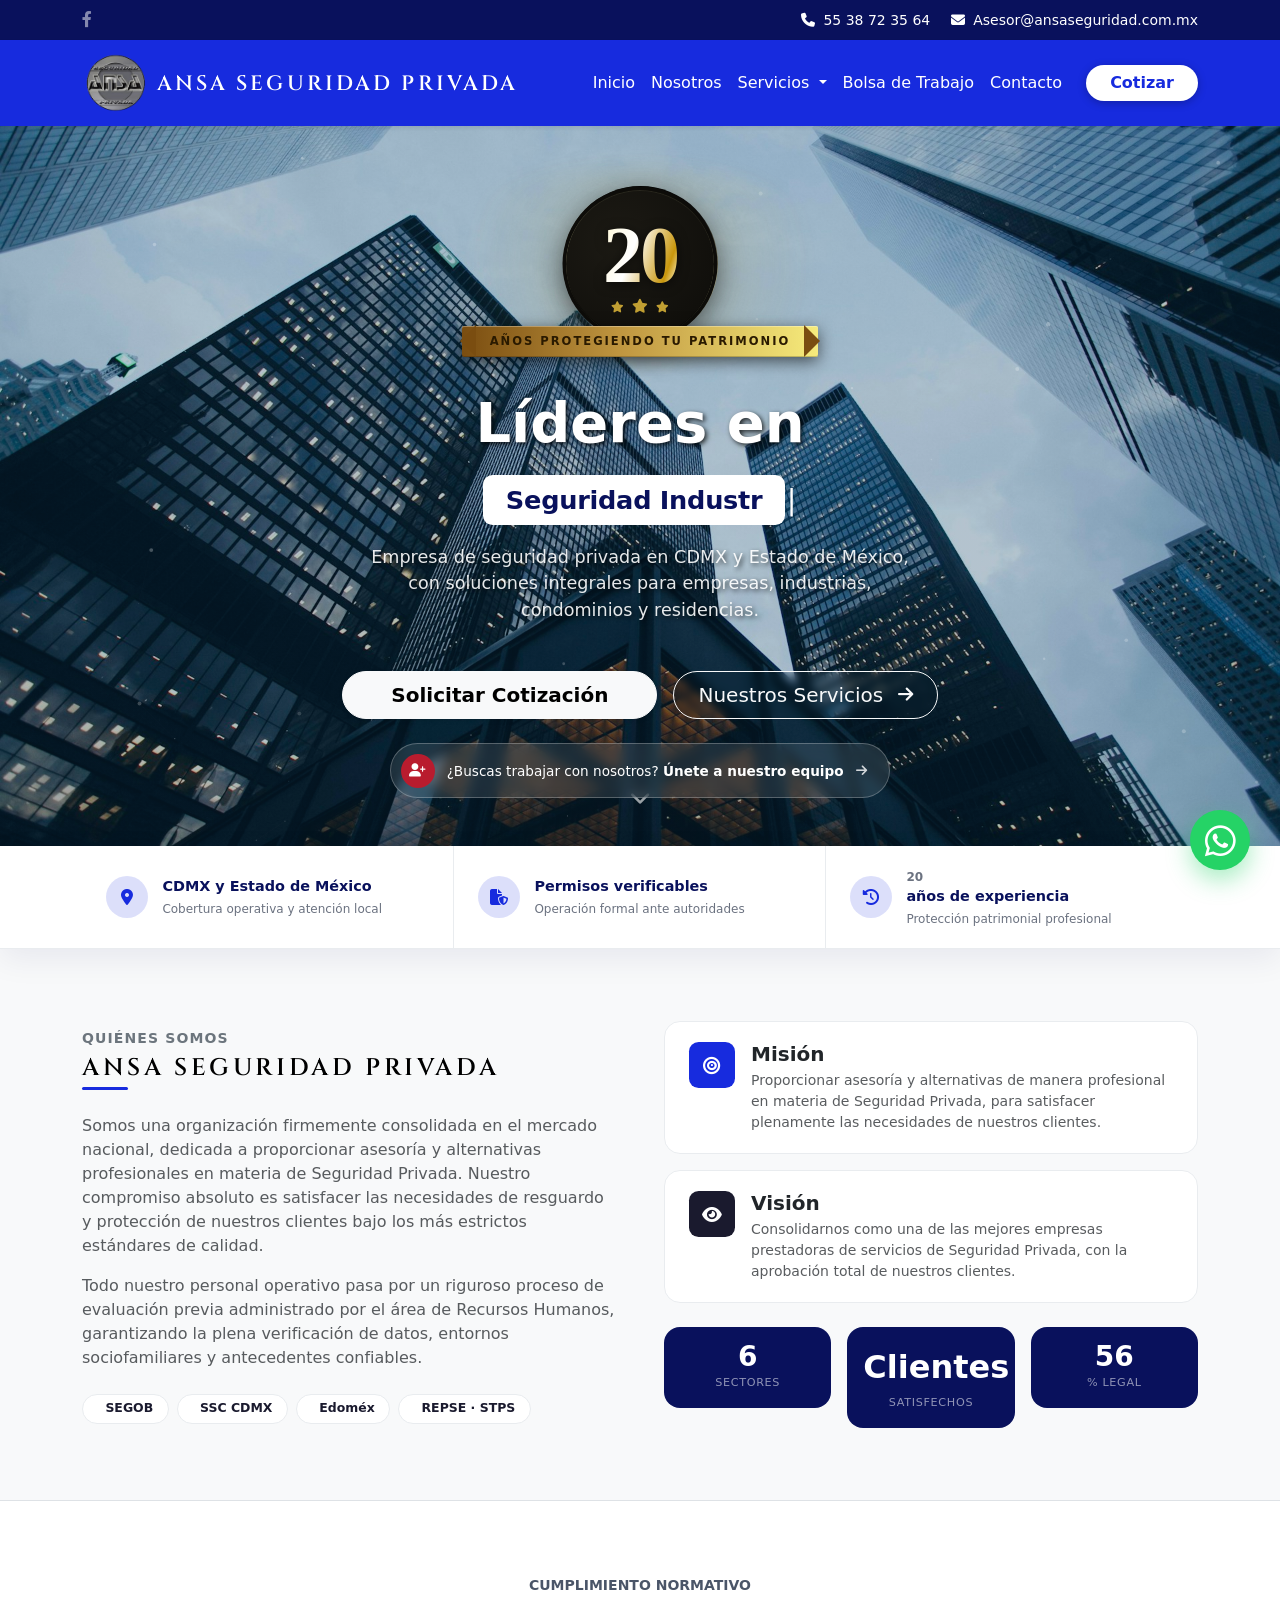
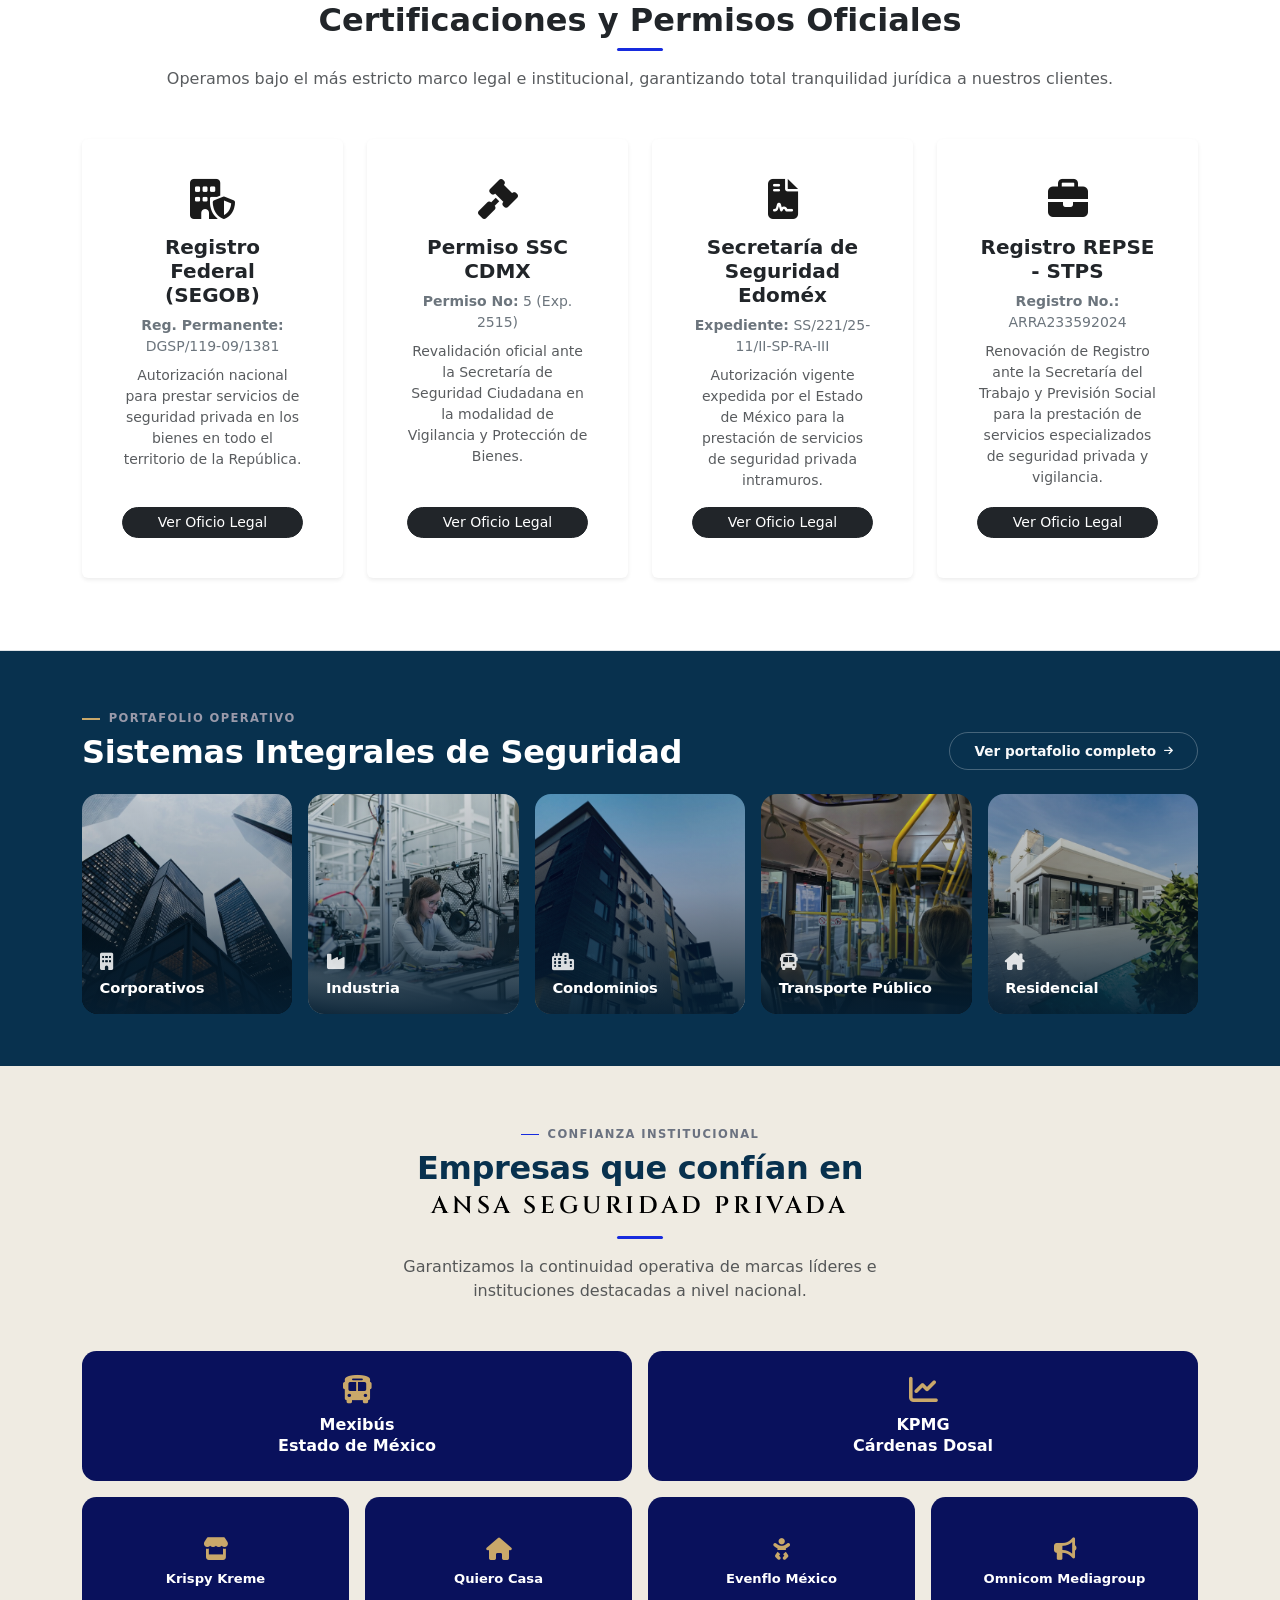
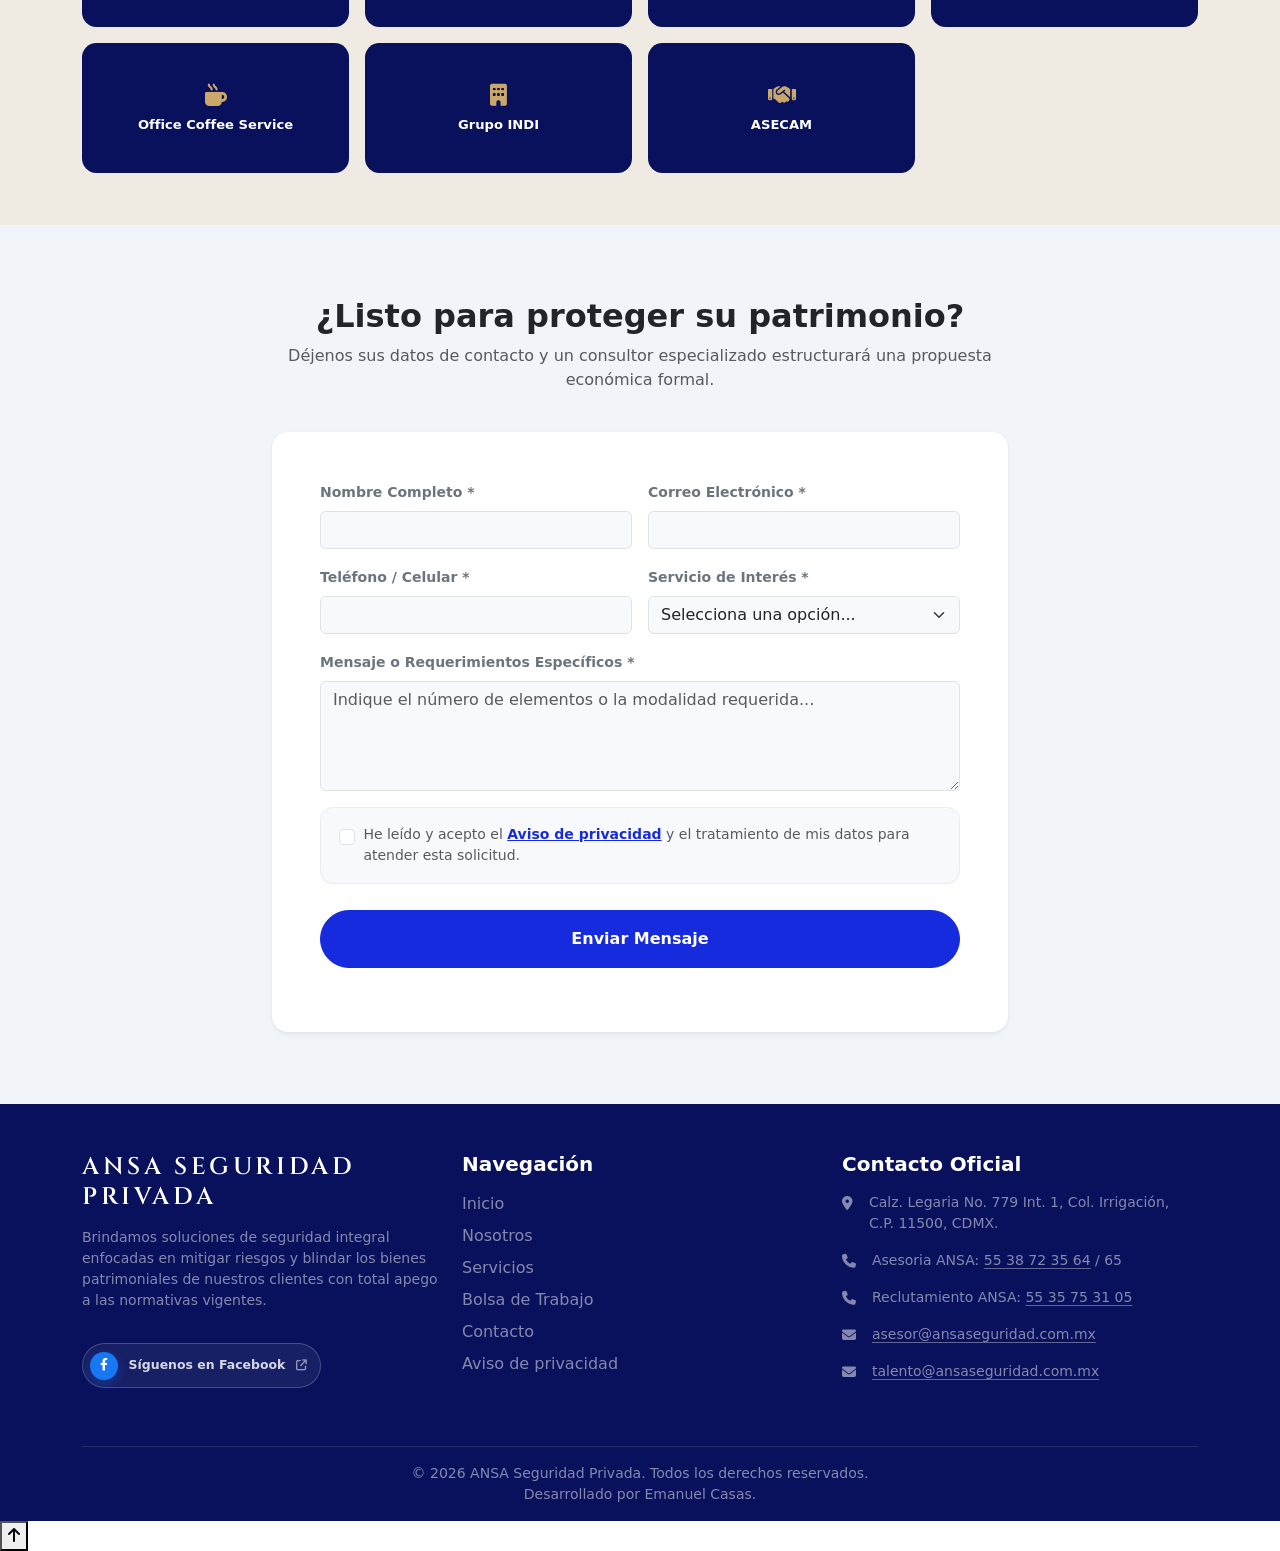
<file: index.html>
<!DOCTYPE html>
<html lang="es">
<head>
    <meta charset="UTF-8">
    <meta name="viewport" content="width=device-width, initial-scale=1.0">
    <title>Empresa de Seguridad Privada en CDMX | ANSA</title>
    <meta name="description" content="Seguridad privada para empresas, industrias, condominios y residencias en CDMX y Estado de México. Personal capacitado y permisos vigentes.">
    <meta name="robots" content="index, follow, max-image-preview:large, max-snippet:-1, max-video-preview:-1">
    <meta name="author" content="ANSA Seguridad Privada">
    <meta name="theme-color" content="#172BDE">
    <meta name="color-scheme" content="light">

    <meta property="og:title" content="Empresa de Seguridad Privada en CDMX | ANSA">
    <meta property="og:description" content="Soluciones integrales de seguridad privada para empresas, industrias, condominios y residencias en CDMX y Estado de México.">
    <meta property="og:type" content="website">
    <meta property="og:locale" content="es_MX">
    <meta property="og:site_name" content="ANSA Seguridad Privada">
    <meta property="og:url" content="https://www.ansaseguridad.com.mx/">
    <meta property="og:image" content="https://www.ansaseguridad.com.mx/img/og-ansa-seguridad.jpg">
    <meta property="og:image:width" content="1200">
    <meta property="og:image:height" content="630">
    <meta property="og:image:alt" content="Emblema de ANSA Seguridad Privada frente a un centro de monitoreo corporativo">
    <meta name="twitter:card" content="summary_large_image">
    <meta name="twitter:title" content="Empresa de Seguridad Privada en CDMX | ANSA">
    <meta name="twitter:description" content="Seguridad privada profesional con permisos vigentes en CDMX y Estado de México.">
    <meta name="twitter:image" content="https://www.ansaseguridad.com.mx/img/og-ansa-seguridad.jpg">
    <link rel="canonical" href="https://www.ansaseguridad.com.mx/">
    <link rel="icon" type="image/png" sizes="32x32" href="img/favicon-32.png">
    <link rel="apple-touch-icon" sizes="180x180" href="img/apple-touch-icon.png">
    <link rel="manifest" href="site.webmanifest">

    <script type="application/ld+json">
    {
      "@context": "https://schema.org",
      "@type": "LocalBusiness",
      "@id": "https://www.ansaseguridad.com.mx/#business",
      "name": "ANSA Seguridad Privada",
      "legalName": "ANSA Seguridad Privada, S.A. de C.V.",
      "url": "https://www.ansaseguridad.com.mx/",
      "logo": "https://www.ansaseguridad.com.mx/img/logo-ansa.png",
      "image": "https://www.ansaseguridad.com.mx/img/og-ansa-seguridad.jpg",
      "description": "Empresa de seguridad privada para empresas, industrias, condominios y residencias en Ciudad de México y Estado de México.",
      "telephone": "+52 55 3872 3564",
      "email": "asesor@ansaseguridad.com.mx",
      "address": {
        "@type": "PostalAddress",
        "streetAddress": "Calzada Legaria 779, Interior 1, Colonia Irrigación",
        "addressLocality": "Miguel Hidalgo",
        "addressRegion": "Ciudad de México",
        "postalCode": "11500",
        "addressCountry": "MX"
      },
      "areaServed": ["Ciudad de México", "Estado de México"],
      "openingHoursSpecification": [{
        "@type": "OpeningHoursSpecification",
        "dayOfWeek": ["Monday", "Tuesday", "Wednesday", "Thursday", "Friday"],
        "opens": "08:00",
        "closes": "19:00"
      }],
      "sameAs": ["https://www.facebook.com/profile.php?id=61580249053205"]
    }
    </script>
    <script type="application/ld+json">
    {
      "@context": "https://schema.org",
      "@type": "WebSite",
      "@id": "https://www.ansaseguridad.com.mx/#website",
      "url": "https://www.ansaseguridad.com.mx/",
      "name": "ANSA Seguridad Privada",
      "alternateName": "ANSA Seguridad"
    }
    </script>
    <link href="css/aos.css" rel="stylesheet">
    <script src="js/aos.js" defer></script>


    <link href="css/bootstrap.min.css" rel="stylesheet">
    
    <link rel="stylesheet" href="css/fontawesome.min.css">
    <link rel="stylesheet" href="css/google-fonts.css">
    <link rel="stylesheet" href="css/style.css">

    
</head>
<body>
    <a class="skip-link" href="#contenido-principal">Saltar al contenido principal</a>
    <div id="ansa-toast" role="status" aria-live="polite">
      <div class="ansa-toast-icon"><i class="fa-solid fa-check" aria-hidden="true"></i></div>
      <div class="ansa-toast-text">
        <strong>¡Mensaje enviado!</strong>
        <span>Te contactaremos en las próximas horas.</span>
      </div>
      <button class="ansa-toast-close" type="button" aria-label="Cerrar notificación">&times;</button>
    </div>

    <div class="top-bar py-2 text-white">
        <div class="container d-flex justify-content-between align-items-center">
            <div class="social-icons">
                <a href="https://www.facebook.com/profile.php?id=61580249053205" aria-label="Facebook de ANSA Seguridad Privada" class="text-white-50 me-3 text-decoration-none"><i class="fa-brands fa-facebook-f" aria-hidden="true"></i></a>
                <!-- PUBLICACIÓN: agrega aquí Instagram y LinkedIn solo cuando la empresa confirme las URL oficiales. -->
            </div>
            <div class="contact-info small d-none d-md-block">
                <a href="tel:+525538723564" class="text-reset text-decoration-none me-3">
  <i class="fa-solid fa-phone me-1"></i> 55 38 72 35 64
</a>
<a href="mailto:asesor@ansaseguridad.com.mx" class="text-reset text-decoration-none">
  <i class="fa-solid fa-envelope me-1"></i> Asesor@ansaseguridad.com.mx
</a>
            </div>
        </div>
    </div>

<nav id="main-navbar" class="navbar navbar-expand-lg shadow-sm sticky-top">
    <div class="container">
        
        <a class="navbar-brand d-flex align-items-center" href="index.html">
    <img src="img/logo-ansa.png" alt="ANSA Seguridad Privada" class="ansa-logo me-2" width="383" height="351" loading="eager">
    <span class="ansa-brand-text fw-bold text-white">
        <span class="ansa-seguridad">ANSA Seguridad Privada</span>
    </span>
</a>

        <button class="navbar-toggler" type="button" data-bs-toggle="collapse" data-bs-target="#menuPrincipal" aria-controls="menuPrincipal" aria-expanded="false" aria-label="Abrir menú de navegación">
            <span class="navbar-toggler-icon"></span>
        </button>
        
        <div class="collapse navbar-collapse justify-content-end" id="menuPrincipal">
            <ul class="navbar-nav fw-medium align-items-center">
                <li class="nav-item"><a class="nav-link active" href="index.html">Inicio</a></li>
                <li class="nav-item"><a class="nav-link" href="#nosotros">Nosotros</a></li>
                
                <li class="nav-item dropdown">
                    <a class="nav-link dropdown-toggle" href="servicios.html" id="navServicios" role="button" data-bs-toggle="dropdown" aria-expanded="false">
                        Servicios
                    </a>
                    
                    <ul class="dropdown-menu border-0 shadow" aria-labelledby="navServicios">
                        
                        <li class="dropdown-submenu">
                            <a class="dropdown-item py-2 d-flex justify-content-between align-items-center" href="servicios.html#intramuros">
                                <span><i class="fa-solid fa-building-user me-2"></i> Guardias de Seguridad</span>
                                <i class="fa-solid fa-chevron-right fa-xs ms-3 text-muted"></i>
                            </a>
                            
                            <ul class="dropdown-menu submenu border-0 shadow">
                                <li><h6 class="dropdown-header small text-uppercase fw-bold" style="letter-spacing:.06em; font-size:.7rem;">Sectores</h6></li>
                                <li><a class="dropdown-item py-2 ps-4" href="servicios.html#intramuros" data-sector-link="corporativo"><i class="fa-solid fa-building me-2 fa-sm"></i> Corporativos</a></li>
                                <li><a class="dropdown-item py-2 ps-4" href="servicios.html#intramuros" data-sector-link="comercio"><i class="fa-solid fa-shop me-2 fa-sm"></i> Comercio</a></li>
                                <li><a class="dropdown-item py-2 ps-4" href="servicios.html#intramuros" data-sector-link="industria"><i class="fa-solid fa-industry me-2 fa-sm"></i> Industria</a></li>
                                <li><a class="dropdown-item py-2 ps-4" href="servicios.html#intramuros" data-sector-link="construccion"><i class="fa-solid fa-helmet-safety me-2 fa-sm"></i> Construcción</a></li>
                                <li><a class="dropdown-item py-2 ps-4" href="servicios.html#intramuros" data-sector-link="condominios"><i class="fa-solid fa-city me-2 fa-sm"></i> Condominios</a></li>
                                <li><a class="dropdown-item py-2 ps-4" href="servicios.html#intramuros" data-sector-link="fraccionamientos"><i class="fa-solid fa-house-flag me-2 fa-sm"></i> Fraccionamientos</a></li>
                                <li><a class="dropdown-item py-2 ps-4" href="servicios.html#intramuros" data-sector-link="transporte"><i class="fa-solid fa-bus me-2 fa-sm"></i> Transporte Público</a></li>
                                <li><a class="dropdown-item py-2 ps-4" href="servicios.html#intramuros" data-sector-link="educativo"><i class="fa-solid fa-graduation-cap me-2 fa-sm"></i> Centros Educativos</a></li>
                                <li><a class="dropdown-item py-2 ps-4" href="servicios.html#intramuros" data-sector-link="eventos"><i class="fa fa-calendar"></i> Eventos Especiales</a></li>
                                <li><a class="dropdown-item py-2 ps-4" href="servicios.html#intramuros" data-sector-link="residencial"><i class="fa-solid fa-house-chimney me-2 fa-sm"></i> Residencial</a></li>
                            </ul>
                        </li>

                        <li><a class="dropdown-item py-2" href="servicios.html#consultoria"><i class="fa-solid fa-magnifying-glass-chart me-2"></i> Consultoría</a></li>
                        <li><a class="dropdown-item py-2" href="servicios.html#categoria"><i class="fa-solid fa-user-check me-2"></i> Nuestro Personal</a></li>
                    </ul>
                </li>
                
                <li class="nav-item"><a class="nav-link" href="empleo.html">Bolsa de Trabajo</a></li>
                <li class="nav-item"><a class="nav-link" href="contacto.html">Contacto</a></li>
                <li class="nav-item ms-lg-3 mt-2 mt-lg-0">
                    <a href="index.html#cotizacion" class="btn btn-primary rounded-pill px-4">Cotizar</a>
                </li>
            </ul>
        </div>
        
    </div>
</nav>

<main id="contenido-principal">
<header class="hero-section d-flex align-items-center text-center position-relative overflow-hidden">

  <canvas id="hero-canvas" class="position-absolute top-0 start-0 w-100 h-100"
          style="pointer-events:none; opacity:.35;"></canvas>

  <div class="container position-relative" style="z-index:2;">

    <!-- Cambia data-founded-year sólo si el año oficial de inicio no fue 2006. -->
    <div id="badge-20" class="hero-años premium-badge" data-founded-year="2006" data-aos="zoom-in" data-aos-delay="160">
      <div class="badge-emblem" role="img" aria-label="20 años protegiendo tu patrimonio">
        <div class="hero-años-num gold-text" data-business-years>20</div>
        <div class="hero-años-stars">
          <i class="fa-solid fa-star"></i>
          <i class="fa-solid fa-star fa-lg mx-1"></i>
          <i class="fa-solid fa-star"></i>
        </div>
      </div>
      <div class="hero-años-sub gold-ribbon">Años protegiendo tu patrimonio</div>
    </div>

    <h1 class="display-4 text-white fw-bold mb-0 shadow-text" data-aos="fade-up" data-aos-delay="280">
      Líderes en
    </h1>

    <div class="hero-tw-wrap my-3" data-aos="fade-up" data-aos-delay="360">
      <span id="tw-text" class="hero-tw-pill">Seguridad Industrial</span><span class="hero-cursor" aria-hidden="true">|</span>
    </div>

    <p class="text-white lead shadow-text d-none d-md-block mb-5"
       data-aos="fade-up" data-aos-delay="420"
       style="font-size:1.1rem; opacity:.9; max-width:560px; margin:0 auto;">
      Empresa de seguridad privada en CDMX y Estado de México, con soluciones integrales para empresas, industrias, condominios y residencias.
    </p>

    <div class="d-flex gap-3 justify-content-center flex-wrap mt-2"
         data-aos="fade-up" data-aos-delay="500">
      <a href="index.html#cotizacion"
         class="btn btn-light btn-lg rounded-pill px-5 fw-semibold shadow-sm">
        Solicitar Cotización
      </a>
      <a href="servicios.html"
         class="btn btn-outline-light btn-lg rounded-pill px-4"
         style="backdrop-filter:blur(4px);">
        Nuestros Servicios <i class="fa-solid fa-arrow-right ms-2 fa-sm"></i>
      </a>
    </div>

    <div class="hero-job-banner" data-aos="fade-up" data-aos-delay="560">
      <a href="empleo.html" class="hero-job-banner-link">
        <span class="hero-job-banner-icon"><i class="fa-solid fa-user-plus"></i></span>
        <span class="hero-job-banner-text">
          ¿Buscas trabajar con nosotros? <strong>Únete a nuestro equipo</strong>
        </span>
        <span class="hero-job-banner-arrow"><i class="fa-solid fa-arrow-right"></i></span>
      </a>
    </div>

  </div>

  <a href="#nosotros" class="hero-scroll-arrow position-absolute" aria-label="Ir a Nosotros">
    <i class="fa-solid fa-chevron-down"></i>
  </a>

</header>

<section class="local-proof" aria-label="Cobertura y respaldo de ANSA">
  <div class="container">
    <div class="local-proof-grid">
      <div class="local-proof-item">
        <i class="fa-solid fa-location-dot" aria-hidden="true"></i>
        <div><strong>CDMX y Estado de México</strong><span>Cobertura operativa y atención local</span></div>
      </div>
      <div class="local-proof-item">
        <i class="fa-solid fa-file-shield" aria-hidden="true"></i>
        <div><strong>Permisos verificables</strong><span>Operación formal ante autoridades</span></div>
      </div>
      <div class="local-proof-item">
        <i class="fa-solid fa-clock-rotate-left" aria-hidden="true"></i>
        <div><strong><span data-business-years>20</span> años de experiencia</strong><span>Protección patrimonial profesional</span></div>
      </div>
    </div>
  </div>
</section>

    <section id="nosotros" class="py-5 bg-light" data-aos="fade-up">
  <div class="container py-4">
 
    <div class="row align-items-center g-5">
 
      <!-- Columna izquierda: texto -->
      <div class="col-lg-6">
        <span class="text-uppercase small fw-bold text-secondary" style="letter-spacing:.08em;">Quiénes somos</span>
        <h2 class="ansa-seguridad-n mt-1 mb-1">ANSA Seguridad Privada</h2>
        <div class="title-line mb-4"></div>
 
        <p class="text-muted">
          Somos una organización firmemente consolidada en el mercado nacional, dedicada a proporcionar asesoría y alternativas profesionales en materia de Seguridad Privada. Nuestro compromiso absoluto es satisfacer las necesidades de resguardo y protección de nuestros clientes bajo los más estrictos estándares de calidad.
        </p>
        <p class="text-muted">
          Todo nuestro personal operativo pasa por un riguroso proceso de evaluación previa administrado por el área de Recursos Humanos, garantizando la plena verificación de datos, entornos sociofamiliares y antecedentes confiables.
        </p>
 
        <!-- Badges de certificaciones -->
        <div class="d-flex flex-wrap gap-2 mt-4">
          <span class="cert-badge"><i class="fa-solid fa-shield-check me-1"></i> SEGOB</span>
          <span class="cert-badge"><i class="fa-solid fa-shield-check me-1"></i> SSC CDMX</span>
          <span class="cert-badge"><i class="fa-solid fa-shield-check me-1"></i> Edoméx</span>
          <span class="cert-badge"><i class="fa-solid fa-shield-check me-1"></i> REPSE · STPS</span>
        </div>
      </div>
 
      <!-- Columna derecha: misión/visión mejoradas + contador inline -->
      <div class="col-lg-6">
 
        <!-- Misión -->
        <div class="mv-card mb-3" data-aos="fade-left" data-aos-delay="100">
          <div class="mv-icon">
            <i class="fa-solid fa-bullseye"></i>
          </div>
          <div class="mv-body">
            <h5 class="fw-bold mb-1">Misión</h5>
            <p class="text-muted small mb-0">
              Proporcionar asesoría y alternativas de manera profesional en materia de Seguridad Privada, para satisfacer plenamente las necesidades de nuestros clientes.
            </p>
          </div>
        </div>
 
        <!-- Visión -->
        <div class="mv-card mb-4" data-aos="fade-left" data-aos-delay="200">
          <div class="mv-icon" style="background:#1a1a2e;">
            <i class="fa-solid fa-eye"></i>
          </div>
          <div class="mv-body">
            <h5 class="fw-bold mb-1">Visión</h5>
            <p class="text-muted small mb-0">
              Consolidarnos como una de las mejores empresas prestadoras de servicios de Seguridad Privada, con la aprobación total de nuestros clientes.
            </p>
          </div>
        </div>
 
        <div class="row g-3" data-aos="fade-up" data-aos-delay="250">
  <div class="col-4">
    <div class="mini-stat rounded-4 text-center p-3">
      <div class="mini-stat-num" data-target="10">0</div>
      <div class="mini-stat-label">Sectores</div>
    </div>
  </div>
  
  <div class="col-4">
    <div class="mini-stat rounded-4 text-center p-3">
      <div class="mini-stat-text fs-2 fw-bold">Clientes</div>
      <div class="mini-stat-label">Satisfechos</div>
    </div>
  </div>
  
  <div class="col-4">
    <div class="mini-stat rounded-4 text-center p-3">
      <div class="mini-stat-num" data-target="100">0</div>
      <div class="mini-stat-label">% Legal</div>
    </div>
  </div>
</div>
 
      </div>
    </div>
  </div>
</section>

    
    <section id="permisos" class="py-5 bg-white border-top border-bottom" data-aos="fade-up">
        <div class="container py-4">
            <div class="text-center mb-5">
                <span class="text-primary text-uppercase small fw-bold tracking-wider" style="color: #4a5568 !important;">Cumplimiento Normativo</span>
                <h2 class="fw-bold mt-1">Certificaciones y Permisos Oficiales</h2>
                <div class="title-line mx-auto mb-3"></div>
                <p class="text-muted">Operamos bajo el más estricto marco legal e institucional, garantizando total tranquilidad jurídica a nuestros clientes.</p>
            </div>

            <!-- ROW CON 4 CARDS DE IGUAL ALTURA -->
            <div class="row g-4">
                <!-- 1. Registro Federal (SEGOB) -->
                <div class="col-lg-3 col-md-6">
                    <div class="card h-100 border-0 shadow-sm text-center p-4 custom-card d-flex flex-column">
                        <div class="card-body flex-grow-1 d-flex flex-column">
                            <i class="fa-solid fa-building-shield fs-1 mb-3" style="color: #1a1a1a;"></i>
                            <h5 class="fw-bold">Registro Federal (SEGOB)</h5>
                            <p class="text-secondary small mb-2"><strong>Reg. Permanente:</strong> DGSP/119-09/1381</p>
                            <p class="text-muted small flex-grow-1">Autorización nacional para prestar servicios de seguridad privada en los bienes en todo el territorio de la República.</p>
                            
                            <button type="button" class="btn btn-dark btn-sm rounded-pill px-4 mt-auto" data-bs-toggle="modal" data-bs-target="#modalFederal">
                                Ver Oficio Legal
                            </button>
                        </div>
                    </div>
                </div>

                <!-- 2. Permiso SSC CDMX -->
                <div class="col-lg-3 col-md-6">
                    <div class="card h-100 border-0 shadow-sm text-center p-4 custom-card d-flex flex-column">
                        <div class="card-body flex-grow-1 d-flex flex-column">
                            <i class="fa-solid fa-gavel fs-1 mb-3" style="color: #1a1a1a;"></i>
                            <h5 class="fw-bold">Permiso SSC CDMX</h5>
                            <p class="text-secondary small mb-2"><strong>Permiso No:</strong> 5 (Exp. 2515)</p>
                            <p class="text-muted small flex-grow-1">Revalidación oficial ante la Secretaría de Seguridad Ciudadana en la modalidad de Vigilancia y Protección de Bienes.</p>
                            
                            <button type="button" class="btn btn-dark btn-sm rounded-pill px-4 mt-auto" data-bs-toggle="modal" data-bs-target="#modalCDMX">
                                Ver Oficio Legal
                            </button>
                        </div>
                    </div>
                </div>

                <!-- 3. Secretaría de Seguridad Edoméx -->
                <div class="col-lg-3 col-md-6">
                    <div class="card h-100 border-0 shadow-sm text-center p-4 custom-card d-flex flex-column">
                        <div class="card-body flex-grow-1 d-flex flex-column">
                            <i class="fa-solid fa-file-contract fs-1 mb-3" style="color: #1a1a1a;"></i>
                            <h5 class="fw-bold">Secretaría de Seguridad Edoméx</h5>
                            <p class="text-secondary small mb-2"><strong>Expediente:</strong> SS/221/25-11/II-SP-RA-III</p>
                            <p class="text-muted small flex-grow-1">Autorización vigente expedida por el Estado de México para la prestación de servicios de seguridad privada intramuros.</p>
                            
                            <button type="button" class="btn btn-dark btn-sm rounded-pill px-4 mt-auto" data-bs-toggle="modal" data-bs-target="#modalEdomex">
                                Ver Oficio Legal
                            </button>
                        </div>
                    </div>
                </div>

                <!-- 4. Registro REPSE - STPS -->
                <div class="col-lg-3 col-md-6">
                    <div class="card h-100 border-0 shadow-sm text-center p-4 custom-card d-flex flex-column">
                        <div class="card-body flex-grow-1 d-flex flex-column">
                            <i class="fa-solid fa-briefcase fs-1 mb-3" style="color: #1a1a1a;"></i>
                            <h5 class="fw-bold">Registro REPSE - STPS</h5>
                            <p class="text-secondary small mb-2"><strong>Registro No.:</strong> ARRA233592024</p>
                            <p class="text-muted small flex-grow-1">Renovación de Registro ante la Secretaría del Trabajo y Previsión Social para la prestación de servicios especializados de seguridad privada y vigilancia.</p>
                            
                            <button type="button" class="btn btn-dark btn-sm rounded-pill px-4 mt-auto" data-bs-toggle="modal" data-bs-target="#modalREPSE">
                                Ver Oficio Legal
                            </button>
                        </div>
                    </div>
                </div>
            </div>
        </div>
    </section>

    <div class="modal fade" id="modalFederal" tabindex="-1" aria-hidden="true">
        <div class="modal-dialog modal-lg modal-dialog-centered">
            <div class="modal-content rounded-4 border-0 shadow">
                <div class="modal-header border-0 bg-light rounded-top-4">
                    <h5 class="modal-title fw-bold"><i class="fa-solid fa-building-shield me-2"></i>Oficio Federal - SEGOB</h5>
                    <button type="button" class="btn-close" data-bs-theme="dark" data-bs-dispatch="modal" data-bs-dismiss="modal" aria-label="Close"></button>
                </div>
                <div class="modal-body text-center bg-white p-4">
                    <img src="permisos/FEDERAL SEGOBn.png" alt="Permiso Federal ANSA" class="img-fluid rounded shadow-sm" loading="lazy">
                </div>
            </div>
        </div>
    </div>

    <div class="modal fade" id="modalCDMX" tabindex="-1" aria-hidden="true">
        <div class="modal-dialog modal-lg modal-dialog-centered">
            <div class="modal-content rounded-4 border-0 shadow">
                <div class="modal-header border-0 bg-light rounded-top-4">
                    <h5 class="modal-title fw-bold"><i class="fa-solid fa-gavel me-2"></i>Permiso de Revalidación - SSC CDMX</h5>
                    <button type="button" class="btn-close" data-bs-dismiss="modal" aria-label="Close"></button>
                </div>
                <div class="modal-body text-center bg-white p-4">
                    <img src="permisos/SSC CDMX..png" alt="Permiso SSC CDMX" class="img-fluid rounded shadow-sm" loading="lazy">
                </div>
            </div>
        </div>
    </div>

    <div class="modal fade" id="modalEdomex" tabindex="-1" aria-hidden="true">
        <div class="modal-dialog modal-lg modal-dialog-centered">
            <div class="modal-content rounded-4 border-0 shadow">
                <div class="modal-header border-0 bg-light rounded-top-4">
                    <h5 class="modal-title fw-bold"><i class="fa-solid fa-file-contract me-2"></i>Autorización de Servicios - Estado de México</h5>
                    <button type="button" class="btn-close" data-bs-dismiss="modal" aria-label="Close"></button>
                </div>
                <div class="modal-body text-center bg-white p-4">
                    <img src="permisos/SECRETARIA SEGURIDAD EDOMEX.png" alt="Permiso Estado de México" class="img-fluid rounded shadow-sm" loading="lazy">
                </div>
            </div>
        </div>
    </div>

    <!-- NUEVO MODAL REPSE STPS -->
    <div class="modal fade" id="modalREPSE" tabindex="-1" aria-hidden="true">
        <div class="modal-dialog modal-lg modal-dialog-centered">
            <div class="modal-content rounded-4 border-0 shadow">
                <div class="modal-header border-0 bg-light rounded-top-4">
                    <h5 class="modal-title fw-bold">
                        <i class="fa-solid fa-briefcase me-2"></i>
                        Registro REPSE - STPS
                    </h5>
                    <button type="button" class="btn-close" data-bs-dismiss="modal" aria-label="Close"></button>
                </div>
                <div class="modal-body text-center bg-white p-4">
                    <img src="permisos/REPSE STPS.png" 
                         alt="Registro REPSE STPS" 
                         class="img-fluid rounded shadow-sm">
                </div>
            </div>
        </div>
    </div>

    <section id="sistemas" class="section-tight" style="background-color: var(--c-navy);" data-aos="fade-up">
  <div class="container">
 
    <div class="d-flex flex-wrap justify-content-between align-items-end mb-4 gap-3">
      <div>
        <span class="label-eyebrow on-dark">Portafolio Operativo</span>
        <h2 class="h-display text-white mt-2 mb-0" style="font-size:2rem;">Sistemas Integrales de Seguridad</h2>
      </div>
      <a href="servicios.html" class="btn btn-outline-light rounded-pill px-4 py-2 fw-semibold d-none d-md-inline-flex align-items-center gap-2" style="font-size:.85rem; border-color:rgba(255,255,255,.25);">
        Ver portafolio completo <i class="fa-solid fa-arrow-right fa-xs"></i>
      </a>
    </div>
 
    <!-- Pista de tarjetas: grid en desktop, scroll-snap en móvil -->
    <div class="sistemas-track">
 
      <a href="servicios.html?sector=corporativo#intramuros" class="sistemas-card" data-aos="fade-up" data-aos-delay="0">
        <img src="img/sector-corporativo.jpg" alt="" width="900" height="600" loading="lazy">
        <div class="sistemas-card-overlay"></div>
        <div class="sistemas-card-body">
          <i class="fa-solid fa-building"></i>
          <h6>Corporativos</h6>
        </div>
      </a>
 
      <a href="servicios.html?sector=industria#intramuros" class="sistemas-card" data-aos="fade-up" data-aos-delay="60">
        <img src="img/sector-industria.jpg" alt="" width="900" height="600" loading="lazy">
        <div class="sistemas-card-overlay"></div>
        <div class="sistemas-card-body">
          <i class="fa-solid fa-industry"></i>
          <h6>Industria</h6>
        </div>
      </a>
 
      <a href="servicios.html?sector=condominios#intramuros" class="sistemas-card" data-aos="fade-up" data-aos-delay="120">
        <img src="img/sector-condominios.jpg" alt="" width="900" height="600" loading="lazy">
        <div class="sistemas-card-overlay"></div>
        <div class="sistemas-card-body">
          <i class="fa-solid fa-city"></i>
          <h6>Condominios</h6>
        </div>
      </a>
 
      <a href="servicios.html?sector=transporte#intramuros" class="sistemas-card" data-aos="fade-up" data-aos-delay="180">
        <img src="img/transporte-publico.webp" alt="" width="1400" height="1050" loading="lazy">
        <div class="sistemas-card-overlay"></div>
        <div class="sistemas-card-body">
          <i class="fa-solid fa-bus"></i>
          <h6>Transporte Público</h6>
        </div>
      </a>
 
      <a href="servicios.html?sector=residencial#intramuros" class="sistemas-card" data-aos="fade-up" data-aos-delay="240">
        <img src="img/sector-residencial.jpg" alt="" width="900" height="600" loading="lazy">
        <div class="sistemas-card-overlay"></div>
        <div class="sistemas-card-body">
          <i class="fa-solid fa-house-chimney"></i>
          <h6>Residencial</h6>
        </div>
      </a>
 
    </div>
 
    <!-- Mobile: link completo visible (en desktop ya está arriba) -->
    <div class="text-center mt-4 d-md-none">
      <a href="servicios.html" class="btn btn-outline-light rounded-pill px-4 py-2 fw-semibold" style="font-size:.85rem; border-color:rgba(255,255,255,.25);">
        Ver portafolio completo <i class="fa-solid fa-arrow-right fa-xs ms-1"></i>
      </a>
    </div>
 
  </div>
</section>

   
<section id="clientes" class="section-tight" style="background:var(--c-bone-deep);" data-aos="fade-up">
  <div class="container">
 
    <div class="text-center mb-5">
      <span class="label-eyebrow justify-content-center">Confianza Institucional</span>
      <h2 class="h-display mt-2" style="font-size:2rem; color:var(--c-navy);">
  Empresas que confían en <br>
  <span class="ansa-seguridad-n">ANSA Seguridad Privada</span>
</h2>
      <div class="title-line mx-auto mt-3 mb-3"></div>
      <p class="text-muted mx-auto" style="max-width:540px;">
        Garantizamos la continuidad operativa de marcas líderes e instituciones destacadas a nivel nacional.
      </p>
    </div>
 
    <!-- Grid de clientes: 2 destacados grandes + resto en grid uniforme -->
    <div class="clientes-grid">
 
      <div class="cliente-tile cliente-tile-lg" data-aos="zoom-in" data-aos-delay="0">
        <i class="fa-solid fa-bus"></i>
        <span>Mexibús<br>Estado de México</span>
      </div>
 
      <div class="cliente-tile cliente-tile-lg" data-aos="zoom-in" data-aos-delay="60">
        <i class="fa-solid fa-chart-line"></i>
        <span>KPMG<br>Cárdenas Dosal</span>
      </div>
 
      <div class="cliente-tile" data-aos="zoom-in" data-aos-delay="100">
        <i class="fa-solid fa-store"></i>
        <span>Krispy Kreme</span>
      </div>
 
      <div class="cliente-tile" data-aos="zoom-in" data-aos-delay="140">
        <i class="fa-solid fa-house"></i>
        <span>Quiero Casa</span>
      </div>
 
      <div class="cliente-tile" data-aos="zoom-in" data-aos-delay="180">
        <i class="fa-solid fa-baby"></i>
        <span>Evenflo México</span>
      </div>
 
      <div class="cliente-tile" data-aos="zoom-in" data-aos-delay="220">
        <i class="fa-solid fa-bullhorn"></i>
        <span>Omnicom Mediagroup</span>
      </div>
 
      <div class="cliente-tile" data-aos="zoom-in" data-aos-delay="260">
        <i class="fa-solid fa-mug-hot"></i>
        <span>Office Coffee Service</span>
      </div>
 
      <div class="cliente-tile" data-aos="zoom-in" data-aos-delay="300">
        <i class="fa-solid fa-building"></i>
        <span>Grupo INDI</span>
      </div>
 
      <div class="cliente-tile" data-aos="zoom-in" data-aos-delay="340">
        <i class="fa-solid fa-handshake"></i>
        <span>ASECAM</span>
      </div>
 
    </div>
 
  </div>
</section>
 
  </div>
</section>
    <section id="cotizacion" class="py-5" style="background-color: #f1f4f8;" data-aos="fade-up">
    <div class="container py-4">
        <div class="row justify-content-center">
            <div class="col-lg-8 text-center mb-4">
                <h2 class="fw-bold">¿Listo para proteger su patrimonio?</h2>
                <p class="text-muted">Déjenos sus datos de contacto y un consultor especializado estructurará una propuesta económica formal.</p>
            </div>
        </div>
        
        <div class="row justify-content-center">
            <div class="col-lg-8">
                <div class="card border-0 shadow-sm rounded-4">
                    <div class="card-body p-4 p-md-5">
                        <form id="cotizacion-form" action="https://formspree.io/f/mjgddpvk" method="POST" novalidate>
                            <input type="hidden" name="_subject" value="Nueva cotización - ANSA Seguridad">
                            <input type="hidden" name="origen" value="Página de inicio">
                            
                            <div class="row g-3">
                                <div class="col-md-6">
                                    <label class="form-label fw-bold text-secondary small">Nombre Completo *</label>
                                    <input type="text" name="nombre" class="form-control bg-light" required pattern="[A-Za-zÀ-ÿ\s]{3,60}" title="Por favor, ingrese un nombre real (solo letras, mínimo 3 caracteres).">
                                </div>
                                
                                <div class="col-md-6">
                                    <label class="form-label fw-bold text-secondary small">Correo Electrónico *</label>
                                    <input type="email" name="email" class="form-control bg-light" required title="Ingrese un correo electrónico válido.">
                                </div>
                                
                                <div class="col-md-6">
                                    <label class="form-label fw-bold text-secondary small">Teléfono / Celular *</label>
                                    <input type="tel" name="telefono" class="form-control bg-light" required pattern="[0-9]{10,12}" title="Ingrese un número válido a 10 dígitos (sin espacios ni guiones).">
                                </div>
                                
                                <div class="col-md-6">
                                    <label class="form-label fw-bold text-secondary small">Servicio de Interés *</label>
                                    <select name="servicio" class="form-select bg-light" required>
                                        <option value="">Selecciona una opción...</option>
                                        <option value="Corporativa">Seguridad Corporativa</option>
                                        <option value="Empresarial">Seguridad Comercial</option>
                                        <option value="Industrial">Seguridad Industrial</option>
                                        <option value="Construcción">Construcción</option>
                                        <option value="Condominios">Condominios</option>
                                        <option value="Fraccionamientos">Fraccionamientos</option>
                                        <option value="Transporte">Transporte Público</option>
                                        <option value="Educativos">Centros Educativos</option>
                                        <option value="Eventos">Eventos Especiales</option>
                                        <option value="Residencial">Residencial</option>
                                        <option value="Consultoría">Consultoría y/o Análisis</option>
                                        <option value="Otro">Otro</option>
                                    </select>
                                </div>
                                
                                <div class="col-12">
                                    <label class="form-label fw-bold text-secondary small">Mensaje o Requerimientos Específicos *</label>
                                    <textarea name="mensaje" class="form-control bg-light" rows="4" placeholder="Indique el número de elementos o la modalidad requerida..." required minlength="10" title="Por favor, bríndenos un poco más de detalle (mínimo 10 caracteres)."></textarea>
                                </div>
                                
                                <div class="col-12">
                                    <div class="form-check text-start privacy-check">
                                        <input class="form-check-input" type="checkbox" name="acepta_privacidad" value="Sí" id="privacidad-index" required>
                                        <label class="form-check-label small text-muted" for="privacidad-index">
                                            He leído y acepto el <a href="aviso-privacidad.html" target="_blank" rel="noopener">Aviso de privacidad</a> y el tratamiento de mis datos para atender esta solicitud.
                                        </label>
                                    </div>
                                </div>

                                <div class="col-12 mt-4 text-center">
                                    <button type="submit" class="btn btn-primary rounded-pill px-5 py-3 fw-bold w-100 text-white">
                                        <span class="btn-text">Enviar Mensaje</span>
                                        <span class="btn-loading d-none"><i class="fa-solid fa-spinner fa-spin me-2"></i>Enviando...</span>
                                    </button>
                                </div>
                                
                                <div class="col-12">
                                    <div class="form-message d-none small text-center mt-2" role="status" aria-live="polite"></div>
                                </div>
                            </div>
                        </form>
                    </div>
                </div>
            </div>
        </div>
    </div>
</section>

    </main>
    <footer class="text-white pt-5 pb-3">
        <div class="container">
            <div class="row">
                <div class="col-lg-4 mb-4">
                    <h4 class="mb-3 text-white">
  
  <span class="ansa-seguridad-n" style="color: #fff !important;">ANSA Seguridad Privada</span>
</h4><p class="text-white-50 small">
                        Brindamos soluciones de seguridad integral enfocadas en mitigar riesgos y blindar los bienes patrimoniales de nuestros clientes con total apego a las normativas vigentes.
                    </p>
                    <a href="https://www.facebook.com/profile.php?id=61580249053205"
                       target="_blank" rel="noopener noreferrer"
                       class="facebook-link-compact mt-3"
                       aria-label="Visitar la página oficial de ANSA Seguridad Privada en Facebook">
                      <span class="facebook-link-icon"><i class="fa-brands fa-facebook-f" aria-hidden="true"></i></span>
                      <span>Síguenos en Facebook</span>
                      <i class="fa-solid fa-arrow-up-right-from-square facebook-link-arrow" aria-hidden="true"></i>
                    </a>
                </div>

                <div class="col-lg-4 mb-4">
                    <h5 class="fw-bold mb-3">Navegación</h5>
                    <ul class="list-unstyled">
                        <li class="mb-2"><a href="index.html" class="text-white-50 text-decoration-none footer-link">Inicio</a></li>
                        <li class="mb-2"><a href="#nosotros" class="text-white-50 text-decoration-none footer-link">Nosotros</a></li>
                        <li class="mb-2"><a href="servicios.html" class="text-white-50 text-decoration-none footer-link">Servicios</a></li>
                        <li class="mb-2"><a href="empleo.html" class="text-white-50 text-decoration-none footer-link">Bolsa de Trabajo</a></li>
                        <li class="mb-2"><a href="contacto.html" class="text-white-50 text-decoration-none footer-link">Contacto</a></li>
                        <li class="mb-2"><a href="aviso-privacidad.html" class="text-white-50 text-decoration-none footer-link">Aviso de privacidad</a></li>
                    </ul>
                </div>

                <div class="col-lg-4 mb-4">
                    <h5 class="fw-bold mb-3">Contacto Oficial</h5>
                    <ul class="list-unstyled text-white-50 small">
                        <li class="mb-3 d-flex">
                            <i class="fa-solid fa-location-dot mt-1 me-3"></i>
                            <span>Calz. Legaria No. 779 Int. 1, Col. Irrigación, C.P. 11500, CDMX.</span>
                        </li>
                        <li class="mb-3 d-flex">
  <i class="fa-solid fa-phone mt-1 me-3"></i>
  <span>Asesoria ANSA: 
    <a href="tel:+525538723564" class="text-reset text-decoration-none">55 38 72 35 64</a> / 65
  </span>
</li>
<li class="mb-3 d-flex">
  <i class="fa-solid fa-phone mt-1 me-3"></i>
  <span>Reclutamiento ANSA: 
    <a href="tel:+525535753105" class="text-reset text-decoration-none">55 35 75 31 05</a>
  </span>
</li>
<li class="mb-3 d-flex">
  <i class="fa-solid fa-envelope mt-1 me-3"></i>
  <span>
    <a href="mailto:asesor@ansaseguridad.com.mx" class="text-reset text-decoration-none">asesor@ansaseguridad.com.mx</a>
  </span>
</li>
<li class="mb-3 d-flex">
  <i class="fa-solid fa-envelope mt-1 me-3"></i>
  <span>
    <a href="mailto:talento@ansaseguridad.com.mx" class="text-reset text-decoration-none">talento@ansaseguridad.com.mx</a>
  </span>
</li>
                    </ul>
                </div>
            </div>

            <hr class="border-secondary mt-4 mb-3">
            <div class="text-center text-white-50 small">
                &copy; <span data-current-year>2026</span> ANSA Seguridad Privada. Todos los derechos reservados. <br>
                Desarrollado por Emanuel Casas.
            </div>
        </div>
    </footer>

    <div class="wa-float-wrap">
  <div class="wa-bubble" id="wa-bubble">
    <button class="wa-bubble-close" aria-label="Cerrar">&times;</button>
    <p>¿Necesitas ayuda inmediata?<br><strong>¡Escríbenos ahora!</strong></p>
  </div>
  <a href="https://wa.me/525538723564?text=Hola,%20solicito%20una%20cotización%20de%20servicios%20de%20seguridad%20privada"
     class="whatsapp-btn" target="_blank" id="wa-float-btn">
    <i class="fa-brands fa-whatsapp"></i>
    <span class="wa-pulse-ring"></span>
  </a>
</div>

    <!-- Elegant Back to Top -->
    <button id="backToTop" class="back-to-top" aria-label="Volver arriba">
        <i class="fa-solid fa-arrow-up"></i>
    </button>

    <script src="js/bootstrap.bundle.min.js"></script>
    
    <script src="js/main.js"></script>
</body>
</html>
</file>
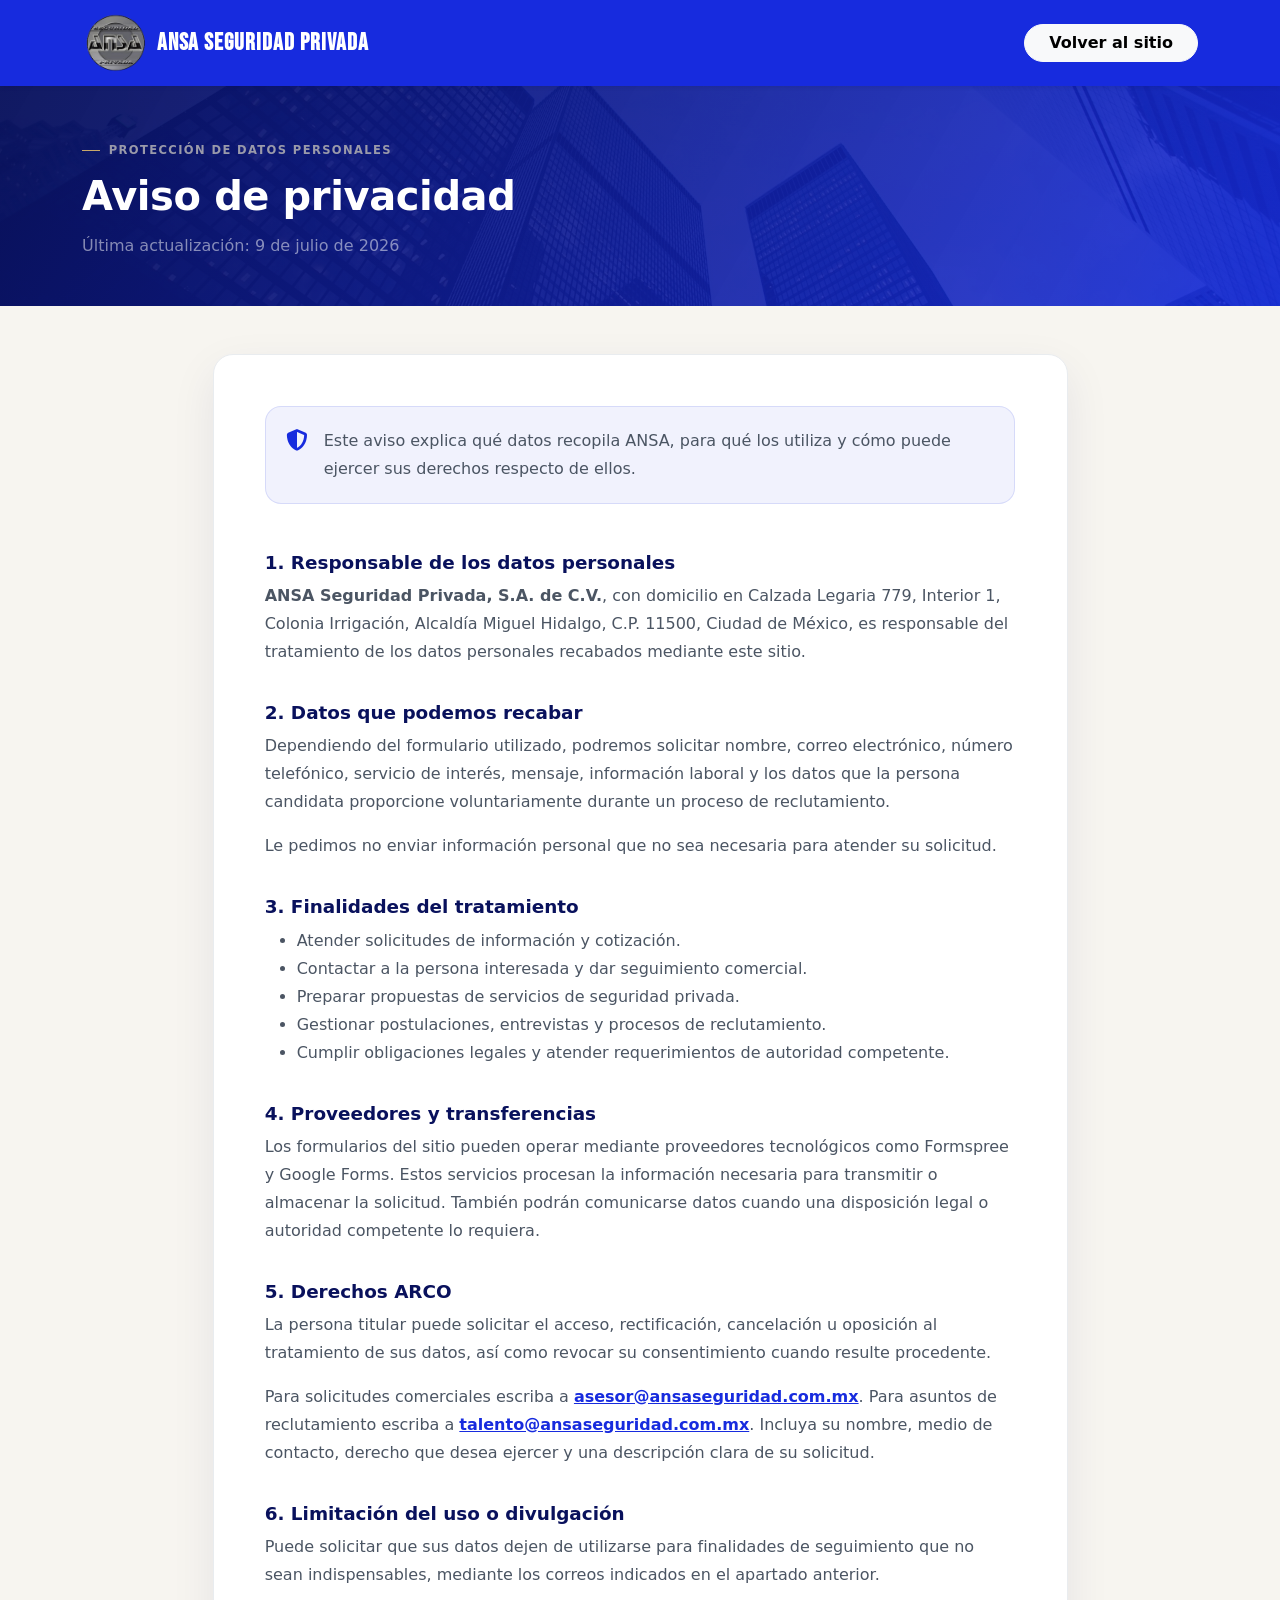
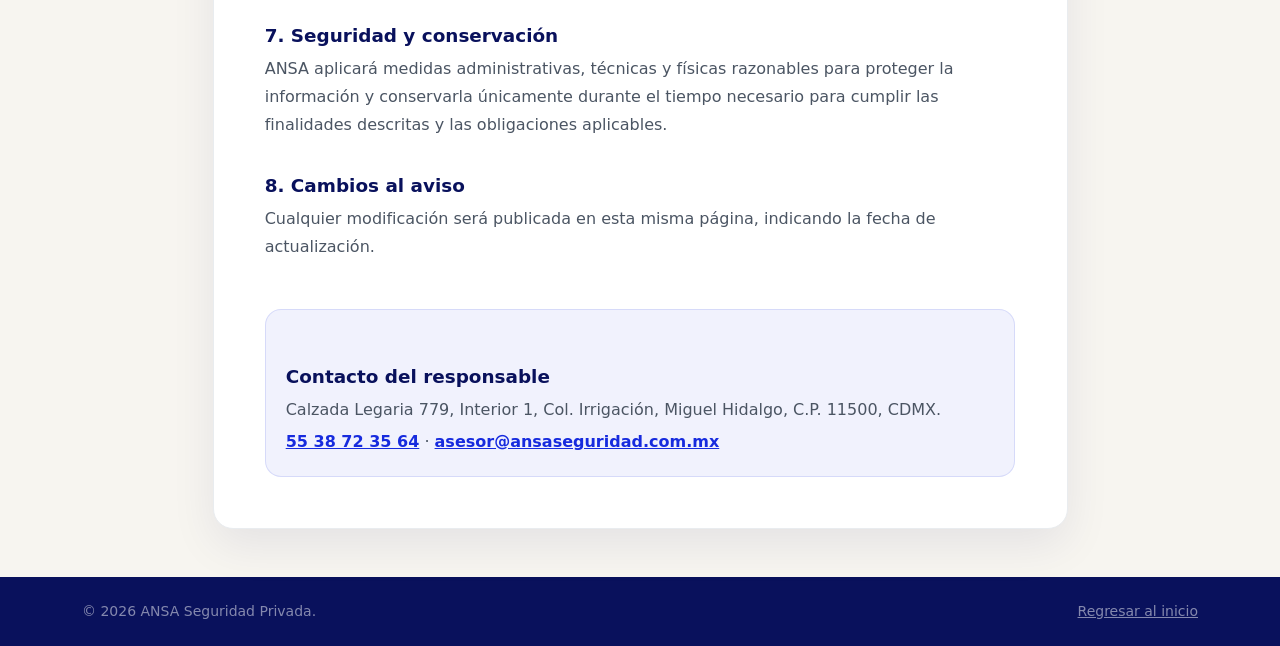
<file: aviso-privacidad.html>
<!DOCTYPE html>
<html lang="es">
<head>
  <meta charset="UTF-8">
  <meta name="viewport" content="width=device-width, initial-scale=1.0">
  <title>Aviso de Privacidad | ANSA Seguridad Privada</title>
  <meta name="description" content="Aviso de privacidad de ANSA Seguridad Privada para solicitudes de cotización, contacto y reclutamiento.">
  <meta name="robots" content="index, follow">
  <meta name="theme-color" content="#172BDE">
  <!-- REVISIÓN LEGAL: confirmar el contenido con la persona responsable de datos personales antes de publicar. -->
  <link rel="canonical" href="https://www.ansaseguridad.com.mx/aviso-privacidad.html">
  <meta property="og:title" content="Aviso de Privacidad | ANSA Seguridad Privada">
  <meta property="og:description" content="Información sobre el tratamiento de datos personales en solicitudes de cotización, contacto y reclutamiento de ANSA.">
  <meta property="og:type" content="website">
  <meta property="og:locale" content="es_MX">
  <meta property="og:site_name" content="ANSA Seguridad Privada">
  <meta property="og:url" content="https://www.ansaseguridad.com.mx/aviso-privacidad.html">
  <meta property="og:image" content="https://www.ansaseguridad.com.mx/img/og-ansa-seguridad.jpg">
  <meta name="twitter:card" content="summary_large_image">
  <meta name="twitter:image" content="https://www.ansaseguridad.com.mx/img/og-ansa-seguridad.jpg">
  <link rel="icon" type="image/png" sizes="32x32" href="img/favicon-32.png">
  <link rel="apple-touch-icon" sizes="180x180" href="img/apple-touch-icon.png">
  <link rel="manifest" href="site.webmanifest">
  <script type="application/ld+json">
  {
    "@context": "https://schema.org",
    "@type": "BreadcrumbList",
    "itemListElement": [
      {"@type":"ListItem","position":1,"name":"Inicio","item":"https://www.ansaseguridad.com.mx/"},
      {"@type":"ListItem","position":2,"name":"Aviso de privacidad","item":"https://www.ansaseguridad.com.mx/aviso-privacidad.html"}
    ]
  }
  </script>
  <link href="css/bootstrap.min.css" rel="stylesheet">
  <link rel="stylesheet" href="css/fontawesome.min.css">
  <link rel="stylesheet" href="css/google-fonts.css">
  <link rel="stylesheet" href="css/style.css">
</head>
<body>
  <a class="skip-link" href="#contenido-principal">Saltar al contenido principal</a>
  <nav id="main-navbar" class="navbar navbar-expand-lg shadow-sm sticky-top" aria-label="Navegación principal">
    <div class="container">
      <a class="navbar-brand d-flex align-items-center" href="index.html">
        <img src="img/logo-ansa.png" alt="ANSA Seguridad Privada" class="ansa-logo me-2" width="383" height="351">
        <span class="ansa-brand-text fw-bold text-white">ANSA Seguridad Privada</span>
      </a>
      <a class="btn btn-light rounded-pill px-4 fw-semibold" href="index.html">Volver al sitio</a>
    </div>
  </nav>

  <main id="contenido-principal">
    <header class="legal-hero text-white">
      <div class="container py-5">
        <span class="label-eyebrow on-dark">Protección de datos personales</span>
        <h1 class="h-display mt-3 mb-3">Aviso de privacidad</h1>
        <p class="mb-0 text-white-50">Última actualización: 9 de julio de 2026</p>
      </div>
    </header>

    <section class="legal-content py-5">
      <div class="container">
        <div class="row justify-content-center">
          <article class="col-lg-9">
            <div class="legal-summary mb-5">
              <i class="fa-solid fa-shield-halved" aria-hidden="true"></i>
              <p class="mb-0">Este aviso explica qué datos recopila ANSA, para qué los utiliza y cómo puede ejercer sus derechos respecto de ellos.</p>
            </div>

            <h2>1. Responsable de los datos personales</h2>
            <p><strong>ANSA Seguridad Privada, S.A. de C.V.</strong>, con domicilio en Calzada Legaria 779, Interior 1, Colonia Irrigación, Alcaldía Miguel Hidalgo, C.P. 11500, Ciudad de México, es responsable del tratamiento de los datos personales recabados mediante este sitio.</p>

            <h2>2. Datos que podemos recabar</h2>
            <p>Dependiendo del formulario utilizado, podremos solicitar nombre, correo electrónico, número telefónico, servicio de interés, mensaje, información laboral y los datos que la persona candidata proporcione voluntariamente durante un proceso de reclutamiento.</p>
            <p>Le pedimos no enviar información personal que no sea necesaria para atender su solicitud.</p>

            <h2>3. Finalidades del tratamiento</h2>
            <ul>
              <li>Atender solicitudes de información y cotización.</li>
              <li>Contactar a la persona interesada y dar seguimiento comercial.</li>
              <li>Preparar propuestas de servicios de seguridad privada.</li>
              <li>Gestionar postulaciones, entrevistas y procesos de reclutamiento.</li>
              <li>Cumplir obligaciones legales y atender requerimientos de autoridad competente.</li>
            </ul>

            <h2>4. Proveedores y transferencias</h2>
            <p>Los formularios del sitio pueden operar mediante proveedores tecnológicos como Formspree y Google Forms. Estos servicios procesan la información necesaria para transmitir o almacenar la solicitud. También podrán comunicarse datos cuando una disposición legal o autoridad competente lo requiera.</p>

            <h2>5. Derechos ARCO</h2>
            <p>La persona titular puede solicitar el acceso, rectificación, cancelación u oposición al tratamiento de sus datos, así como revocar su consentimiento cuando resulte procedente.</p>
            <p>Para solicitudes comerciales escriba a <a href="mailto:asesor@ansaseguridad.com.mx">asesor@ansaseguridad.com.mx</a>. Para asuntos de reclutamiento escriba a <a href="mailto:talento@ansaseguridad.com.mx">talento@ansaseguridad.com.mx</a>. Incluya su nombre, medio de contacto, derecho que desea ejercer y una descripción clara de su solicitud.</p>

            <h2>6. Limitación del uso o divulgación</h2>
            <p>Puede solicitar que sus datos dejen de utilizarse para finalidades de seguimiento que no sean indispensables, mediante los correos indicados en el apartado anterior.</p>

            <h2>7. Seguridad y conservación</h2>
            <p>ANSA aplicará medidas administrativas, técnicas y físicas razonables para proteger la información y conservarla únicamente durante el tiempo necesario para cumplir las finalidades descritas y las obligaciones aplicables.</p>

            <h2>8. Cambios al aviso</h2>
            <p>Cualquier modificación será publicada en esta misma página, indicando la fecha de actualización.</p>

            <div class="legal-contact mt-5">
              <h2 class="h5">Contacto del responsable</h2>
              <p class="mb-1">Calzada Legaria 779, Interior 1, Col. Irrigación, Miguel Hidalgo, C.P. 11500, CDMX.</p>
              <p class="mb-0"><a href="tel:+525538723564">55 38 72 35 64</a> · <a href="mailto:asesor@ansaseguridad.com.mx">asesor@ansaseguridad.com.mx</a></p>
            </div>
          </article>
        </div>
      </div>
    </section>
  </main>

  <footer class="text-white py-4">
    <div class="container d-flex flex-column flex-md-row justify-content-between gap-2 small text-white-50">
      <span>&copy; 2026 ANSA Seguridad Privada.</span>
      <a href="index.html" class="text-white-50">Regresar al inicio</a>
    </div>
  </footer>
</body>
</html>
</file>
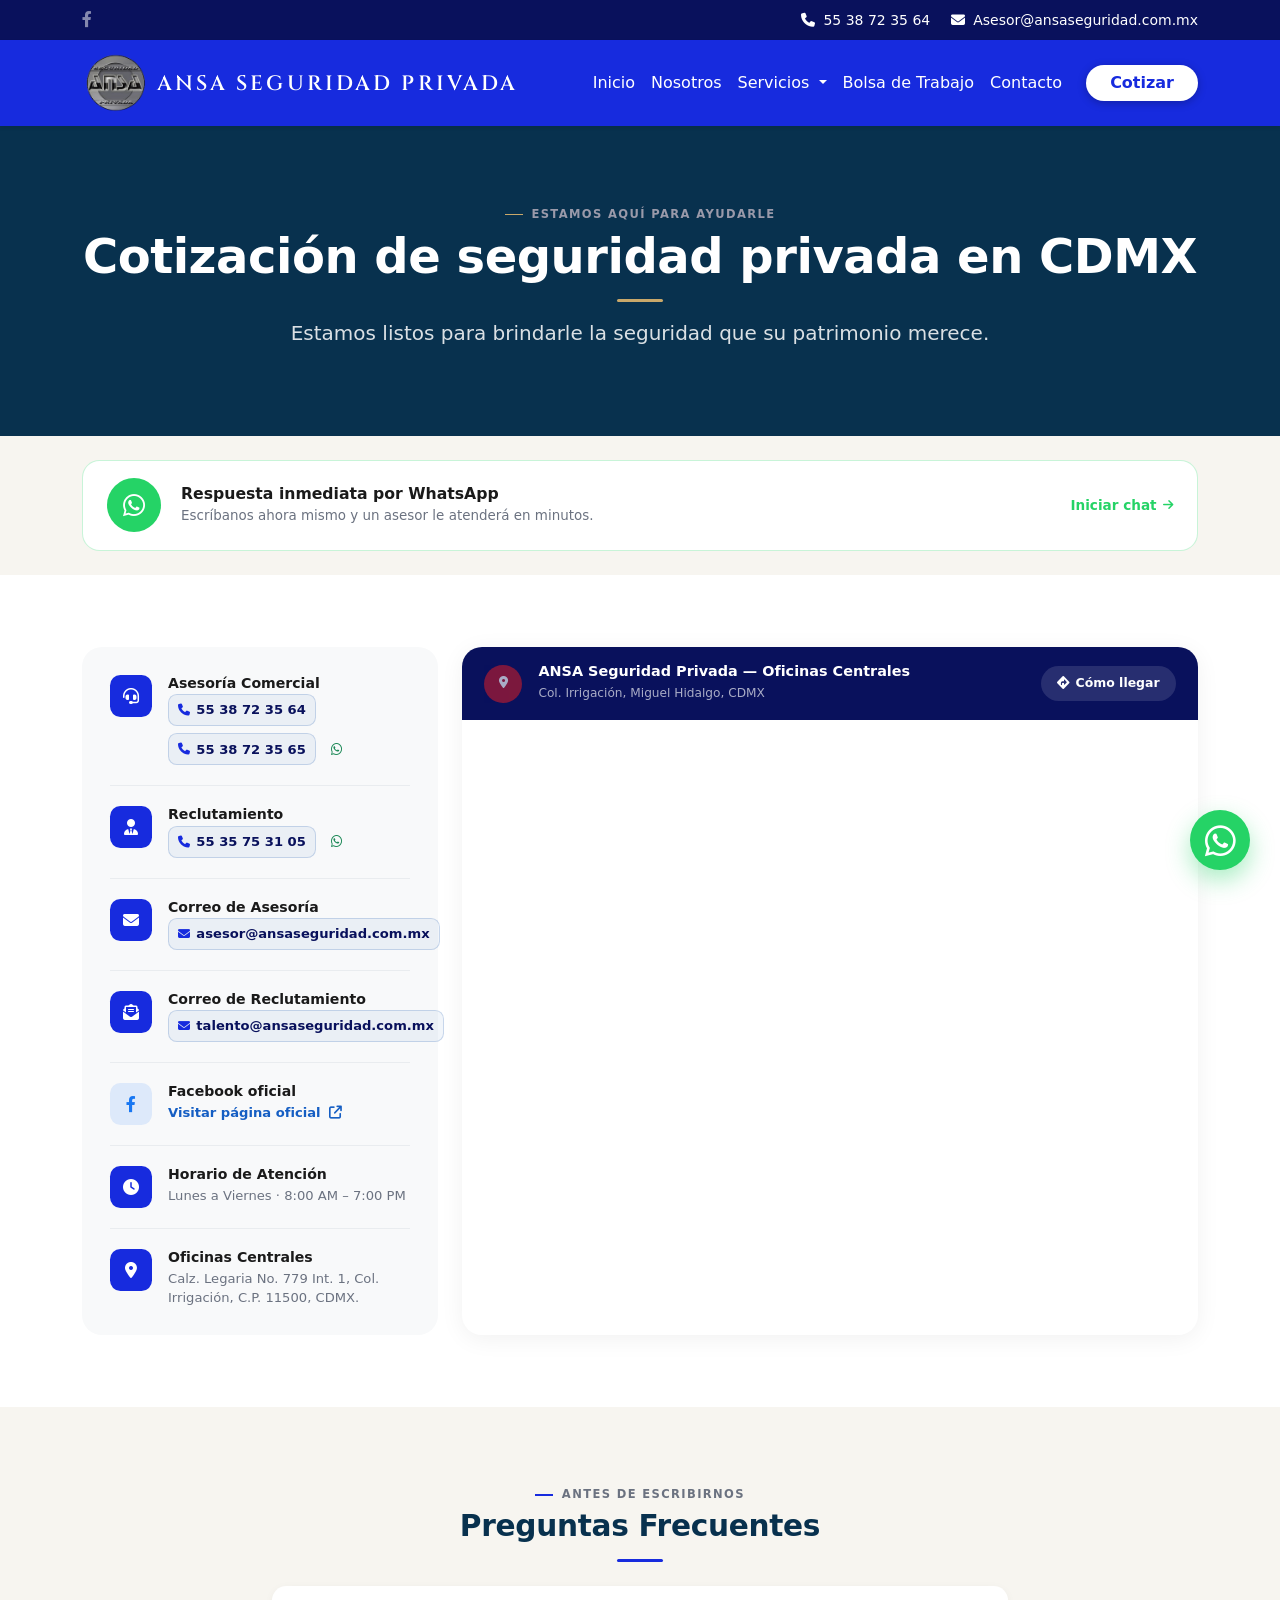
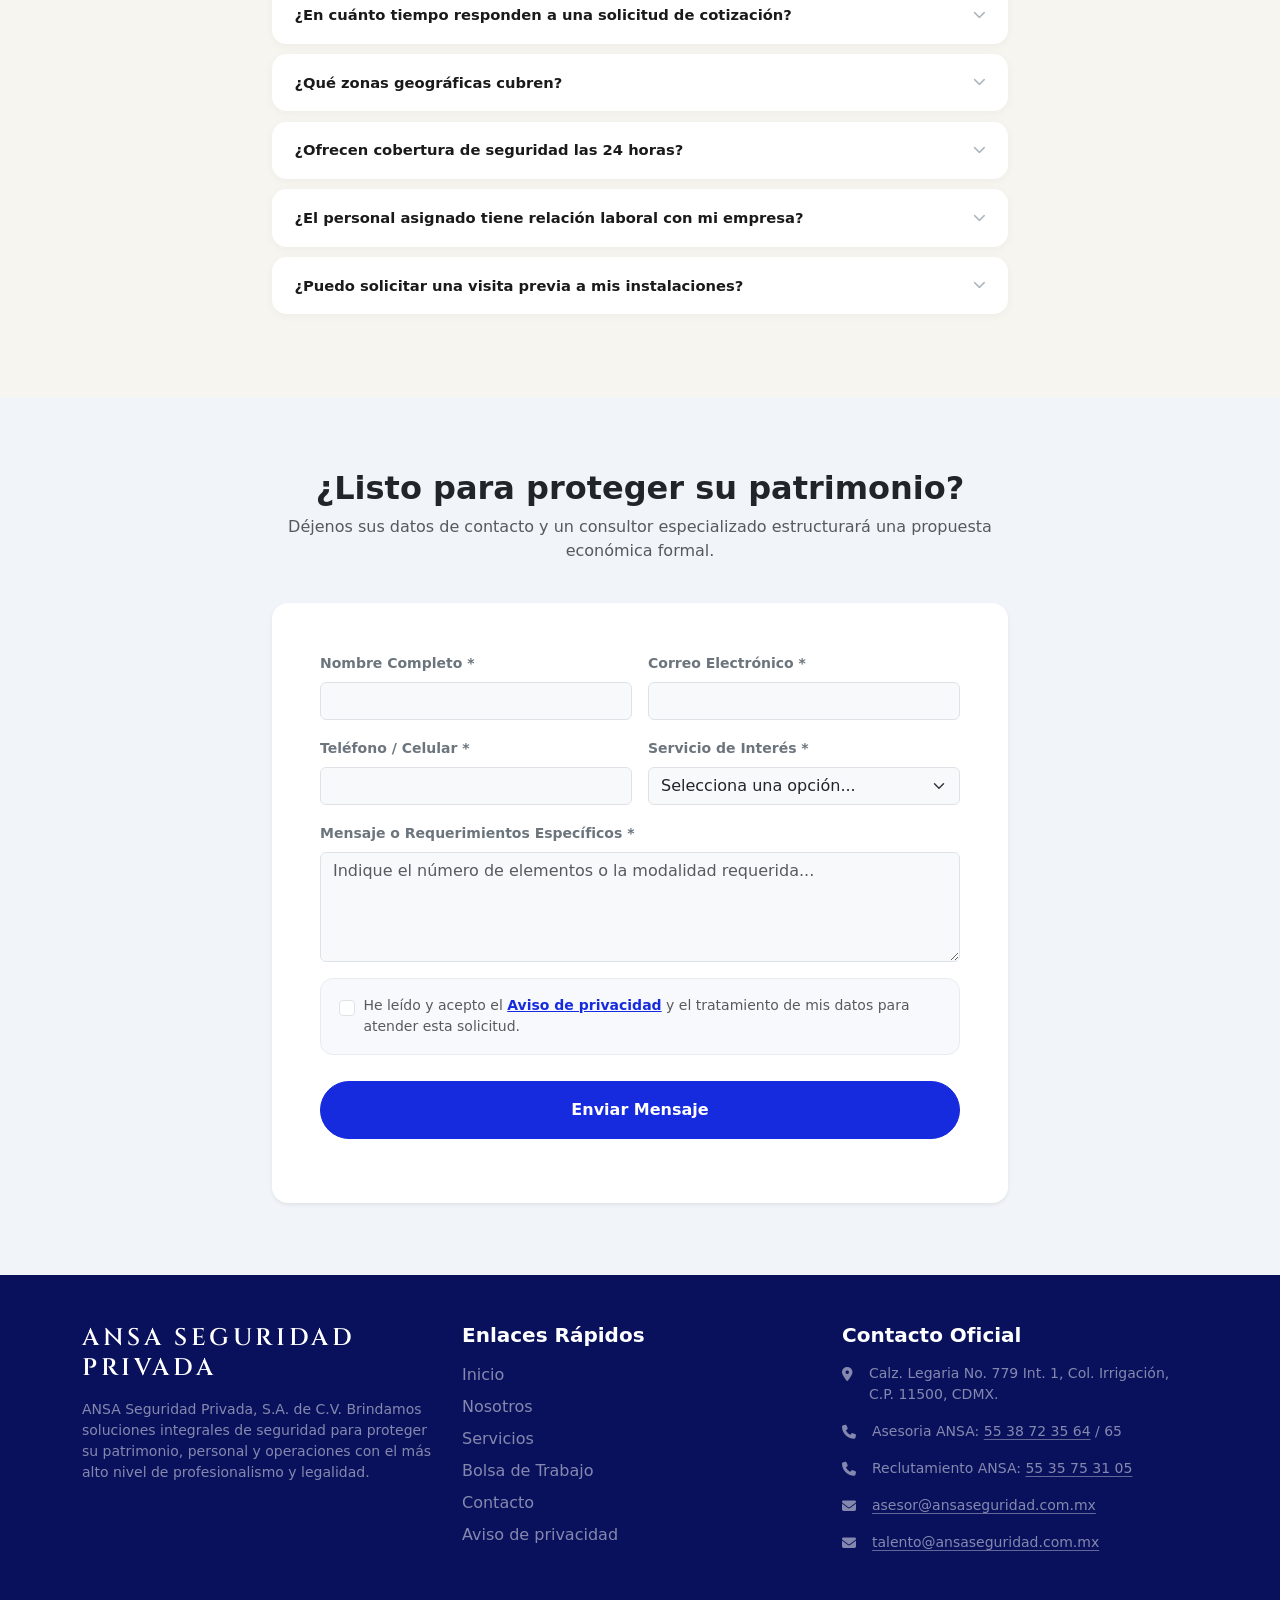
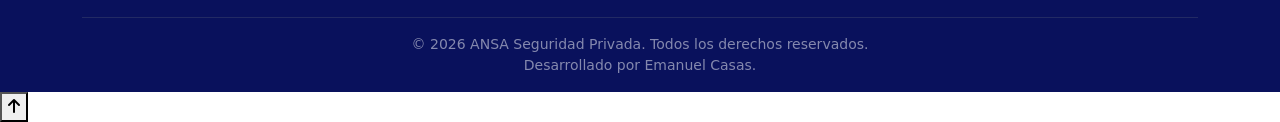
<file: contacto.html>
<!DOCTYPE html>
<html lang="es">
<head>
    <meta charset="UTF-8">
    <meta name="viewport" content="width=device-width, initial-scale=1.0">
    <title>Contacto y Cotización | ANSA Seguridad Privada</title>
    <meta name="description" content="Solicita una cotización de seguridad privada en CDMX. Atención por teléfono, correo y WhatsApp para empresas, condominios y residencias.">
    <meta name="robots" content="index, follow, max-image-preview:large, max-snippet:-1, max-video-preview:-1">
    <meta name="author" content="ANSA Seguridad Privada">
    <meta name="theme-color" content="#172BDE">
    <meta property="og:title" content="Cotización de Seguridad Privada en CDMX | ANSA">
    <meta property="og:description" content="Solicita una evaluación y cotización formal de seguridad privada para tu empresa o propiedad.">
    <meta property="og:type" content="website">
    <meta property="og:locale" content="es_MX">
    <meta property="og:site_name" content="ANSA Seguridad Privada">
    <meta property="og:url" content="https://www.ansaseguridad.com.mx/contacto.html">
    <meta property="og:image" content="https://www.ansaseguridad.com.mx/img/og-ansa-seguridad.jpg">
    <meta property="og:image:width" content="1200">
    <meta property="og:image:height" content="630">
    <meta property="og:image:alt" content="Emblema de ANSA Seguridad Privada frente a un centro de monitoreo corporativo">
    <meta name="twitter:card" content="summary_large_image">
    <meta name="twitter:title" content="Cotización de Seguridad Privada en CDMX | ANSA">
    <meta name="twitter:description" content="Atención comercial por teléfono, WhatsApp, correo y formulario.">
    <meta name="twitter:image" content="https://www.ansaseguridad.com.mx/img/og-ansa-seguridad.jpg">
    <link rel="canonical" href="https://www.ansaseguridad.com.mx/contacto.html">
    <link rel="icon" type="image/png" sizes="32x32" href="img/favicon-32.png">
    <link rel="apple-touch-icon" sizes="180x180" href="img/apple-touch-icon.png">
    <link rel="manifest" href="site.webmanifest">

    <script type="application/ld+json">
    {
      "@context": "https://schema.org",
      "@type": "LocalBusiness",
      "@id": "https://www.ansaseguridad.com.mx/#business",
      "name": "ANSA Seguridad Privada",
      "legalName": "ANSA Seguridad Privada, S.A. de C.V.",
      "url": "https://www.ansaseguridad.com.mx/",
      "logo": "https://www.ansaseguridad.com.mx/img/logo-ansa.png",
      "image": "https://www.ansaseguridad.com.mx/img/og-ansa-seguridad.jpg",
      "telephone": "+52 55 3872 3564",
      "email": "asesor@ansaseguridad.com.mx",
      "address": {
        "@type": "PostalAddress",
        "streetAddress": "Calzada Legaria 779, Interior 1, Colonia Irrigación",
        "addressLocality": "Miguel Hidalgo",
        "addressRegion": "Ciudad de México",
        "postalCode": "11500",
        "addressCountry": "MX"
      },
      "areaServed": ["Ciudad de México", "Estado de México"]
    }
    </script>
    <script type="application/ld+json">
    {
      "@context": "https://schema.org",
      "@type": "BreadcrumbList",
      "itemListElement": [
        {"@type":"ListItem","position":1,"name":"Inicio","item":"https://www.ansaseguridad.com.mx/"},
        {"@type":"ListItem","position":2,"name":"Contacto y cotización","item":"https://www.ansaseguridad.com.mx/contacto.html"}
      ]
    }
    </script>

    <link href="css/aos.css" rel="stylesheet">
    <script src="js/aos.js" defer></script>

    <link href="css/bootstrap.min.css" rel="stylesheet">
    
    <link rel="stylesheet" href="css/fontawesome.min.css">

    <link rel="stylesheet" href="css/google-fonts.css">
    <link rel="stylesheet" href="css/style.css">
</head>
<body>
    <a class="skip-link" href="#contenido-principal">Saltar al contenido principal</a>

    <div class="top-bar py-2 text-white">
        <div class="container d-flex justify-content-between align-items-center">
            <div class="social-icons">
                <a href="https://www.facebook.com/profile.php?id=61580249053205" aria-label="Facebook de ANSA Seguridad Privada" class="text-white-50 me-3 text-decoration-none"><i class="fa-brands fa-facebook-f" aria-hidden="true"></i></a>
                <!-- PUBLICACIÓN: agrega aquí Instagram y LinkedIn solo cuando la empresa confirme las URL oficiales. -->
            </div>
             <div class="contact-info small d-none d-md-block">
                <a href="tel:+525538723564" class="text-reset text-decoration-none me-3">
  <i class="fa-solid fa-phone me-1"></i> 55 38 72 35 64
</a>
<a href="mailto:asesor@ansaseguridad.com.mx" class="text-reset text-decoration-none">
  <i class="fa-solid fa-envelope me-1"></i> Asesor@ansaseguridad.com.mx
</a>
            </div>
        </div>
    </div>

<nav id="main-navbar" class="navbar navbar-expand-lg shadow-sm sticky-top">
    <div class="container">
        
        <a class="navbar-brand d-flex align-items-center" href="index.html">
    <img src="img/logo-ansa.png" alt="ANSA Seguridad Privada" class="ansa-logo me-2" width="383" height="351" loading="eager">
    <span class="ansa-brand-text fw-bold text-white">
        <span class="ansa-seguridad">ANSA Seguridad Privada</span>
    </span>
</a>

        <button class="navbar-toggler" type="button" data-bs-toggle="collapse" data-bs-target="#menuPrincipal" aria-controls="menuPrincipal" aria-expanded="false" aria-label="Abrir menú de navegación">
            <span class="navbar-toggler-icon"></span>
        </button>
        
        <div class="collapse navbar-collapse justify-content-end" id="menuPrincipal">
            <ul class="navbar-nav fw-medium align-items-center">
                <li class="nav-item"><a class="nav-link active" href="index.html">Inicio</a></li>
                <li class="nav-item"><a class="nav-link" href="index.html#nosotros">Nosotros</a></li>
                
                <li class="nav-item dropdown">
                    <a class="nav-link dropdown-toggle" href="servicios.html" id="navServicios" role="button" data-bs-toggle="dropdown" aria-expanded="false">
                        Servicios
                    </a>
                    
                    <ul class="dropdown-menu border-0 shadow" aria-labelledby="navServicios">
                        
                        <li class="dropdown-submenu">
                            <a class="dropdown-item py-2 d-flex justify-content-between align-items-center" href="servicios.html#intramuros">
                                <span><i class="fa-solid fa-building-user me-2"></i> Guardias de Seguridad</span>
                                <i class="fa-solid fa-chevron-right fa-xs ms-3 text-muted"></i>
                            </a>
                            
                            <ul class="dropdown-menu submenu border-0 shadow">
                                <li><h6 class="dropdown-header small text-uppercase fw-bold" style="letter-spacing:.06em; font-size:.7rem;">Sectores</h6></li>
                                <li><a class="dropdown-item py-2 ps-4" href="servicios.html#intramuros" data-sector-link="corporativo"><i class="fa-solid fa-building me-2 fa-sm"></i> Corporativos</a></li>
                                <li><a class="dropdown-item py-2 ps-4" href="servicios.html#intramuros" data-sector-link="comercio"><i class="fa-solid fa-shop me-2 fa-sm"></i> Comercio</a></li>
                                <li><a class="dropdown-item py-2 ps-4" href="servicios.html#intramuros" data-sector-link="industria"><i class="fa-solid fa-industry me-2 fa-sm"></i> Industria</a></li>
                                <li><a class="dropdown-item py-2 ps-4" href="servicios.html#intramuros" data-sector-link="construccion"><i class="fa-solid fa-helmet-safety me-2 fa-sm"></i> Construcción</a></li>
                                <li><a class="dropdown-item py-2 ps-4" href="servicios.html#intramuros" data-sector-link="condominios"><i class="fa-solid fa-city me-2 fa-sm"></i> Condominios</a></li>
                                <li><a class="dropdown-item py-2 ps-4" href="servicios.html#intramuros" data-sector-link="fraccionamientos"><i class="fa-solid fa-house-flag me-2 fa-sm"></i> Fraccionamientos</a></li>
                                <li><a class="dropdown-item py-2 ps-4" href="servicios.html#intramuros" data-sector-link="transporte"><i class="fa-solid fa-bus me-2 fa-sm"></i> Transporte Público</a></li>
                                <li><a class="dropdown-item py-2 ps-4" href="servicios.html#intramuros" data-sector-link="educativo"><i class="fa-solid fa-graduation-cap me-2 fa-sm"></i> Centros Educativos</a></li>
                                <li><a class="dropdown-item py-2 ps-4" href="servicios.html#intramuros" data-sector-link="eventos"><i class="fa fa-calendar"></i> Eventos Especiales</a></li>
                                <li><a class="dropdown-item py-2 ps-4" href="servicios.html#intramuros" data-sector-link="residencial"><i class="fa-solid fa-house-chimney me-2 fa-sm"></i> Residencial</a></li>
                            </ul>
                        </li>

                        <li><a class="dropdown-item py-2" href="servicios.html#consultoria"><i class="fa-solid fa-magnifying-glass-chart me-2"></i> Consultoría</a></li>
                        <li><a class="dropdown-item py-2" href="servicios.html#categoria"><i class="fa-solid fa-user-check me-2"></i> Nuestro Personal</a></li>
                    </ul>
                </li>
                
                <li class="nav-item"><a class="nav-link" href="empleo.html">Bolsa de Trabajo</a></li>
                <li class="nav-item"><a class="nav-link" href="contacto.html">Contacto</a></li>
                <li class="nav-item ms-lg-3 mt-2 mt-lg-0">
                    <a href="contacto.html#cotizar" class="btn btn-primary rounded-pill px-4">Cotizar</a>
                </li>
            </ul>
        </div>
        
    </div>
</nav>

    <main id="contenido-principal">
    <header class="py-5 text-white text-center" style="background-color: var(--c-navy, #0A3D62);" data-aos="fade-down">
  <div class="container py-4">
    <span class="label-eyebrow on-dark justify-content-center mb-2">Estamos aquí para ayudarle</span>
        <h1 class="display-5 fw-bold h-display">Cotización de seguridad privada en CDMX</h1>
    <div class="title-line on-dark mx-auto mt-3 mb-3"></div>
    <p class="lead" style="opacity:.85;">Estamos listos para brindarle la seguridad que su patrimonio merece.</p>
  </div>
</header>
 
 
<!-- ═══════════════════════════════════════════════════════════════
     2) WHATSAPP DESTACADO — nuevo bloque
═══════════════════════════════════════════════════════════════════ -->
<section class="py-4" style="background:var(--c-bone, #f7f5f0);">
  <div class="container">
    <a href="https://wa.me/525538723564?text=Hola%2C%20quisiera%20informaci%C3%B3n%20sobre%20sus%20servicios%20de%20seguridad%20privada"
       target="_blank" rel="noopener" class="wa-banner">
      <div class="wa-banner-icon">
        <i class="fa-brands fa-whatsapp"></i>
      </div>
      <div class="wa-banner-text">
        <h6>Respuesta inmediata por WhatsApp</h6>
        <p>Escríbanos ahora mismo y un asesor le atenderá en minutos.</p>
      </div>
      <div class="wa-banner-cta">
        Iniciar chat <i class="fa-solid fa-arrow-right fa-sm"></i>
      </div>
    </a>
  </div>
</section>
 
 
<!-- ═══════════════════════════════════════════════════════════════
     3) CONTACTO + MAPA — rediseñados
═══════════════════════════════════════════════════════════════════ -->
<section id="contacto-directo" class="py-5 bg-white" data-aos="fade-up">
  <div class="container py-4">
    <div class="row g-4">
 
      <!-- Columna izquierda: tarjetas de contacto -->
      <div class="col-lg-4">
        <div class="contact-card-list">
 
<div class="contact-item">
  <div class="contact-item-icon"><i class="fa-solid fa-headset"></i></div>
  <div>
    <h6>Asesoría Comercial</h6>
    <p class="contact-action-group">
      <a href="tel:+525538723564" class="contact-action-link" aria-label="Llamar a Asesoría ANSA al 55 38 72 35 64">
        <i class="fa-solid fa-phone" aria-hidden="true"></i><span>55 38 72 35 64</span>
      </a>
      <a href="tel:+525538723565" class="contact-action-link" aria-label="Llamar a Asesoría ANSA al 55 38 72 35 65">
        <i class="fa-solid fa-phone" aria-hidden="true"></i><span>55 38 72 35 65</span>
      </a>
      <a href="https://wa.me/5215538723564" target="_blank" rel="noopener noreferrer" class="text-success text-decoration-none ms-2" title="Enviar WhatsApp">
        <i class="fa-brands fa-whatsapp"></i>
      </a>
    </p>
    <span class="contact-action-hint"><i class="fa-solid fa-hand-pointer" aria-hidden="true"></i> Toca un número para llamar</span>
  </div>
</div>

<div class="contact-item">
  <div class="contact-item-icon"><i class="fa-solid fa-user-tie"></i></div>
  <div>
    <h6>Reclutamiento</h6>
    <p class="contact-action-group">
      <a href="tel:+525535753105" class="contact-action-link" aria-label="Llamar a Reclutamiento ANSA al 55 35 75 31 05">
        <i class="fa-solid fa-phone" aria-hidden="true"></i><span>55 35 75 31 05</span>
      </a>
      <a href="https://wa.me/5215535753105" target="_blank" rel="noopener noreferrer" class="text-success text-decoration-none ms-2" title="Enviar WhatsApp">
        <i class="fa-brands fa-whatsapp"></i>
      </a>
    </p>
    <span class="contact-action-hint"><i class="fa-solid fa-hand-pointer" aria-hidden="true"></i> Toca para llamar</span>
  </div>
</div>

<div class="contact-item">
  <div class="contact-item-icon"><i class="fa-solid fa-envelope"></i></div>
  <div>
    <h6>Correo de Asesoría</h6>
    <p class="contact-action-group">
      <a href="mailto:asesor@ansaseguridad.com.mx" class="contact-action-link" aria-label="Escribir al correo de Asesoría ANSA">
        <i class="fa-solid fa-envelope" aria-hidden="true"></i><span>asesor@ansaseguridad.com.mx</span>
      </a>
    </p>
    <span class="contact-action-hint"><i class="fa-solid fa-hand-pointer" aria-hidden="true"></i> Toca para enviar correo</span>
  </div>
</div>

<div class="contact-item">
  <div class="contact-item-icon"><i class="fa-solid fa-envelope-open-text"></i></div>
  <div>
    <h6>Correo de Reclutamiento</h6>
    <p class="contact-action-group">
      <a href="mailto:talento@ansaseguridad.com.mx" class="contact-action-link" aria-label="Escribir al correo de Reclutamiento ANSA">
        <i class="fa-solid fa-envelope" aria-hidden="true"></i><span>talento@ansaseguridad.com.mx</span>
      </a>
    </p>
    <span class="contact-action-hint"><i class="fa-solid fa-hand-pointer" aria-hidden="true"></i> Toca para enviar correo</span>
  </div>
</div>

<div class="contact-item">
  <div class="contact-item-icon contact-item-icon-facebook"><i class="fa-brands fa-facebook-f" aria-hidden="true"></i></div>
  <div>
    <h6>Facebook oficial</h6>
    <p>
      <a href="https://www.facebook.com/profile.php?id=61580249053205"
         target="_blank" rel="noopener noreferrer"
         class="facebook-contact-link">
        Visitar página oficial <i class="fa-solid fa-arrow-up-right-from-square ms-1" aria-hidden="true"></i>
      </a>
    </p>
  </div>
</div>
 
          <div class="contact-item">
            <div class="contact-item-icon"><i class="fa-solid fa-clock"></i></div>
            <div>
              <h6>Horario de Atención</h6>
              <p>Lunes a Viernes · 8:00 AM – 7:00 PM</p>
            </div>
          </div>
 
          <div class="contact-item contact-item-last">
            <div class="contact-item-icon"><i class="fa-solid fa-location-dot"></i></div>
            <div>
              <h6>Oficinas Centrales</h6>
              <p>Calz. Legaria No. 779 Int. 1, Col. Irrigación, C.P. 11500, CDMX.</p>
            </div>
          </div>
 
        </div>
      </div>
 
      <!-- Columna derecha: mapa con marco elegante -->
      <div class="col-lg-8">
        <div class="map-frame">
          <div class="map-frame-header">
            <span class="map-pin-icon"><i class="fa-solid fa-location-dot"></i></span>
            <div>
              <h6>ANSA Seguridad Privada — Oficinas Centrales</h6>
              <span>Col. Irrigación, Miguel Hidalgo, CDMX</span>
            </div>
            <a href="https://www.google.com/maps/dir/?api=1&destination=Calz.+Legaria+779,+Col.+Irrigaci%C3%B3n,+Miguel+Hidalgo,+11500+CDMX"
               target="_blank" rel="noopener" class="map-directions-btn">
              <i class="fa-solid fa-diamond-turn-right"></i> Cómo llegar
            </a>
          </div>
          <div class="map-frame-embed">
            <iframe src="https://www.google.com/maps/embed?pb=!1m18!1m12!1m3!1d3762.266047287963!2d-99.21484992500024!3d19.444092981837798!2m3!1f0!2f0!3f0!3m2!1i1024!2i768!4f13.1!3m3!1m2!1s0x85d2023d7f7c9ad9%3A0xdde03b2cf38ac810!2sCalz%20Legaria%20779-Int.%201%2C%20Col.%20Irrigaci%C3%B3n%2C%20Miguel%20Hidalgo%2C%2011500%20Ciudad%20de%20M%C3%A9xico%2C%20CDMX!5e0!3m2!1ses-419!2smx!4v1781123183250!5m2!1ses-419!2smx" width="100%" height="100%" style="border:0;" allowfullscreen="" loading="lazy" referrerpolicy="no-referrer-when-downgrade"></iframe>
          </div>
        </div>
      </div>
 
    </div>
  </div>
</section>
 
 
<!-- ═══════════════════════════════════════════════════════════════
     4) FAQ — nuevo bloque
═══════════════════════════════════════════════════════════════════ -->
<section class="py-5" style="background:var(--c-bone, #f7f5f0);" data-aos="fade-up">
  <div class="container py-4">
 
    <div class="text-center mb-4">
      <span class="label-eyebrow justify-content-center">Antes de Escribirnos</span>
      <h2 class="h-display mt-2" style="font-size:1.85rem; color:var(--c-navy, #1a1a1a);">Preguntas Frecuentes</h2>
      <div class="title-line mx-auto mt-3 mb-3"></div>
    </div>
 
    <div class="row justify-content-center">
      <div class="col-lg-8">
 
        <div class="accordion" id="faqAccordion">
 
          <div class="faq-item">
            <button class="faq-question collapsed" type="button" data-bs-toggle="collapse" data-bs-target="#faq1">
              <span>¿En cuánto tiempo responden a una solicitud de cotización?</span>
              <i class="fa-solid fa-chevron-down"></i>
            </button>
            <div id="faq1" class="collapse" data-bs-parent="#faqAccordion">
              <div class="faq-answer">Un consultor especializado se pone en contacto en un plazo de 24 horas hábiles a partir de recibida su solicitud, ya sea por formulario, correo o WhatsApp donde para dudas frecuentes, la respuesta es inmediata.</div>
            </div>
          </div>
 
          <div class="faq-item">
            <button class="faq-question collapsed" type="button" data-bs-toggle="collapse" data-bs-target="#faq2">
              <span>¿Qué zonas geográficas cubren?</span>
              <i class="fa-solid fa-chevron-down"></i>
            </button>
            <div id="faq2" class="collapse" data-bs-parent="#faqAccordion">
              <div class="faq-answer">Operamos en la Ciudad de México y el Estado de México, con autorización vigente ante ambas autoridades locales y registro federal que permite cobertura en todo el territorio nacional según el proyecto.</div>
            </div>
          </div>
 
          <div class="faq-item">
            <button class="faq-question collapsed" type="button" data-bs-toggle="collapse" data-bs-target="#faq3">
              <span>¿Ofrecen cobertura de seguridad las 24 horas?</span>
              <i class="fa-solid fa-chevron-down"></i>
            </button>
            <div id="faq3" class="collapse" data-bs-parent="#faqAccordion">
              <div class="faq-answer">Sí. Diseñamos esquemas de turnos 24/7, diurnos, nocturnos o mixtos según las necesidades operativas de cada cliente y la modalidad del servicio contratado.</div>
            </div>
          </div>
 
          <div class="faq-item">
            <button class="faq-question collapsed" type="button" data-bs-toggle="collapse" data-bs-target="#faq4">
              <span>¿El personal asignado tiene relación laboral con mi empresa?</span>
              <i class="fa-solid fa-chevron-down"></i>
            </button>
            <div id="faq4" class="collapse" data-bs-parent="#faqAccordion">
              <div class="faq-answer">No. ANSA asume toda la responsabilidad patronal del personal asignado, liberando al cliente de cualquier carga legal o laboral derivada de la relación de trabajo.</div>
            </div>
          </div>
 
          <div class="faq-item">
            <button class="faq-question collapsed" type="button" data-bs-toggle="collapse" data-bs-target="#faq5">
              <span>¿Puedo solicitar una visita previa a mis instalaciones?</span>
              <i class="fa-solid fa-chevron-down"></i>
            </button>
            <div id="faq5" class="collapse" data-bs-parent="#faqAccordion">
              <div class="faq-answer">Sí. Para proyectos corporativos, industriales o residenciales de mayor escala, podemos coordinar una visita de diagnóstico previa a la elaboración de la propuesta formal.</div>
            </div>
          </div>
 
        </div>
 
      </div>
    </div>
 
  </div>
</section>
 



     <section id="cotizar" class="py-5" style="background-color: #f1f4f8;" data-aos="fade-up">
    <div class="container py-4">
        <div class="row justify-content-center">
            <div class="col-lg-8 text-center mb-4">
                <h2 class="fw-bold">¿Listo para proteger su patrimonio?</h2>
                <p class="text-muted">Déjenos sus datos de contacto y un consultor especializado estructurará una propuesta económica formal.</p>
            </div>
        </div>
        
        <div class="row justify-content-center">
            <div class="col-lg-8">
                <div class="card border-0 shadow-sm rounded-4">
                    <div class="card-body p-4 p-md-5">
                        <form id="cotizacion-form" action="https://formspree.io/f/mjgddpvk" method="POST" novalidate>
                            <input type="hidden" name="_subject" value="Nueva cotización - ANSA Seguridad">
                            <input type="hidden" name="origen" value="Página de contacto">
                            
                            <div class="row g-3">
                                <div class="col-md-6">
                                    <label class="form-label fw-bold text-secondary small">Nombre Completo *</label>
                                    <input type="text" name="nombre" class="form-control bg-light" required pattern="[A-Za-zÀ-ÿ\s]{3,60}" title="Por favor, ingrese un nombre real (solo letras, mínimo 3 caracteres).">
                                </div>
                                
                                <div class="col-md-6">
                                    <label class="form-label fw-bold text-secondary small">Correo Electrónico *</label>
                                    <input type="email" name="email" class="form-control bg-light" required title="Ingrese un correo electrónico válido.">
                                </div>
                                
                                <div class="col-md-6">
                                    <label class="form-label fw-bold text-secondary small">Teléfono / Celular *</label>
                                    <input type="tel" name="telefono" class="form-control bg-light" required pattern="[0-9]{10,12}" title="Ingrese un número válido a 10 dígitos (sin espacios ni guiones).">
                                </div>
                                
                                <div class="col-md-6">
                                    <label class="form-label fw-bold text-secondary small">Servicio de Interés *</label>
                                    <select name="servicio" class="form-select bg-light" required>
                                        <option value="">Selecciona una opción...</option>
                                        <option value="Corporativa">Seguridad Corporativa</option>
                                        <option value="Empresarial">Seguridad Comercial</option>
                                        <option value="Industrial">Seguridad Industrial</option>
                                        <option value="Construcción">Construcción</option>
                                        <option value="Condominios">Condominios</option>
                                        <option value="Fraccionamientos">Fraccionamientos</option>
                                        <option value="Transporte">Transporte Público</option>
                                        <option value="Educativos">Centros Educativos</option>
                                        <option value="Eventos">Eventos Especiales</option>
                                        <option value="Residencial">Residencial</option>
                                        <option value="Consultoría">Consultoría y/o Análisis</option>
                                        <option value="Otro">Otro</option>
                                    </select>
                                </div>
                                
                                <div class="col-12">
                                    <label class="form-label fw-bold text-secondary small">Mensaje o Requerimientos Específicos *</label>
                                    <textarea name="mensaje" class="form-control bg-light" rows="4" placeholder="Indique el número de elementos o la modalidad requerida..." required minlength="10" title="Por favor, bríndenos un poco más de detalle (mínimo 10 caracteres)."></textarea>
                                </div>
                                
                                <div class="col-12">
                                    <div class="form-check text-start privacy-check">
                                        <input class="form-check-input" type="checkbox" name="acepta_privacidad" value="Sí" id="privacidad-contacto" required>
                                        <label class="form-check-label small text-muted" for="privacidad-contacto">
                                            He leído y acepto el <a href="aviso-privacidad.html" target="_blank" rel="noopener">Aviso de privacidad</a> y el tratamiento de mis datos para atender esta solicitud.
                                        </label>
                                    </div>
                                </div>

                                <div class="col-12 mt-4 text-center">
                                    <button type="submit" class="btn btn-primary rounded-pill px-5 py-3 fw-bold w-100 text-white">
                                        <span class="btn-text">Enviar Mensaje</span>
                                        <span class="btn-loading d-none"><i class="fa-solid fa-spinner fa-spin me-2"></i>Enviando...</span>
                                    </button>
                                </div>
                                
                                <div class="col-12">
                                    <div class="form-message d-none small text-center mt-2" role="status" aria-live="polite"></div>
                                </div>
                            </div>
                        </form>
                    </div>
                </div>
            </div>
        </div>
    </div>
    </section>


    </main>
    <footer class="text-white pt-5 pb-3">
        <div class="container">
            <div class="row">
                <div class="col-lg-4 mb-4">
                    <h4 class="mb-3 text-white">
  
  <span class="ansa-seguridad-n" style="color: #fff !important;">ANSA Seguridad Privada</span>
</h4><p class="text-white-50 small">
                        ANSA Seguridad Privada, S.A. de C.V. Brindamos soluciones integrales de seguridad para proteger su patrimonio, personal y operaciones con el más alto nivel de profesionalismo y legalidad.
                    </p>
                </div>

                <div class="col-lg-4 mb-4">
                    <h5 class="fw-bold mb-3">Enlaces Rápidos</h5>
                    <ul class="list-unstyled">
                        <li class="mb-2"><a href="index.html" class="text-white-50 text-decoration-none footer-link">Inicio</a></li>
                        <li class="mb-2"><a href="index.html#nosotros" class="text-white-50 text-decoration-none footer-link">Nosotros</a></li>
                        <li class="mb-2"><a href="servicios.html" class="text-white-50 text-decoration-none footer-link">Servicios</a></li>
                        <li class="mb-2"><a href="empleo.html" class="text-white-50 text-decoration-none footer-link">Bolsa de Trabajo</a></li>
                        <li class="mb-2"><a href="contacto.html" class="text-white-50 text-decoration-none footer-link">Contacto</a></li>
                        <li class="mb-2"><a href="aviso-privacidad.html" class="text-white-50 text-decoration-none footer-link">Aviso de privacidad</a></li>
                    </ul>
                </div>

                <div class="col-lg-4 mb-4">
                    <h5 class="fw-bold mb-3">Contacto Oficial</h5>
                    <ul class="list-unstyled text-white-50 small">
                        <li class="mb-3 d-flex">
                            <i class="fa-solid fa-location-dot mt-1 me-3"></i>
                            <span>Calz. Legaria No. 779 Int. 1, Col. Irrigación, C.P. 11500, CDMX.</span>
                        </li>
                        <li class="mb-3 d-flex">
  <i class="fa-solid fa-phone mt-1 me-3"></i>
  <span>Asesoria ANSA: 
    <a href="tel:+525538723564" class="text-reset text-decoration-none">55 38 72 35 64</a> / 65
  </span>
</li>
<li class="mb-3 d-flex">
  <i class="fa-solid fa-phone mt-1 me-3"></i>
  <span>Reclutamiento ANSA: 
    <a href="tel:+525535753105" class="text-reset text-decoration-none">55 35 75 31 05</a>
  </span>
</li>
<li class="mb-3 d-flex">
  <i class="fa-solid fa-envelope mt-1 me-3"></i>
  <span>
    <a href="mailto:asesor@ansaseguridad.com.mx" class="text-reset text-decoration-none">asesor@ansaseguridad.com.mx</a>
  </span>
</li>
<li class="mb-3 d-flex">
  <i class="fa-solid fa-envelope mt-1 me-3"></i>
  <span>
    <a href="mailto:talento@ansaseguridad.com.mx" class="text-reset text-decoration-none">talento@ansaseguridad.com.mx</a>
  </span>
</li>
                    </ul>
                </div>
            </div>

            <hr class="border-secondary mt-4 mb-3">
            <div class="text-center text-white-50 small">
                &copy; <span data-current-year>2026</span> ANSA Seguridad Privada. Todos los derechos reservados. <br>
                Desarrollado por Emanuel Casas.
            </div>
        </div>
    </footer>

    <div class="wa-float-wrap">
  <div class="wa-bubble" id="wa-bubble">
    <button class="wa-bubble-close" aria-label="Cerrar">&times;</button>
    <p>¿Necesitas ayuda inmediata?<br><strong>¡Escríbenos ahora!</strong></p>
  </div>
  <a href="https://wa.me/525538723564?text=Hola,%20solicito%20una%20cotización%20de%20servicios%20de%20seguridad%20privada"
     class="whatsapp-btn" target="_blank" id="wa-float-btn">
    <i class="fa-brands fa-whatsapp"></i>
    <span class="wa-pulse-ring"></span>
  </a>
</div>

    <!-- Elegant Back to Top -->
    <button id="backToTop" class="back-to-top" aria-label="Volver arriba">
        <i class="fa-solid fa-arrow-up"></i>
    </button>

<script src="js/bootstrap.bundle.min.js"></script>
    
    <script src="js/main.js"></script>
</body>
</html>
</file>
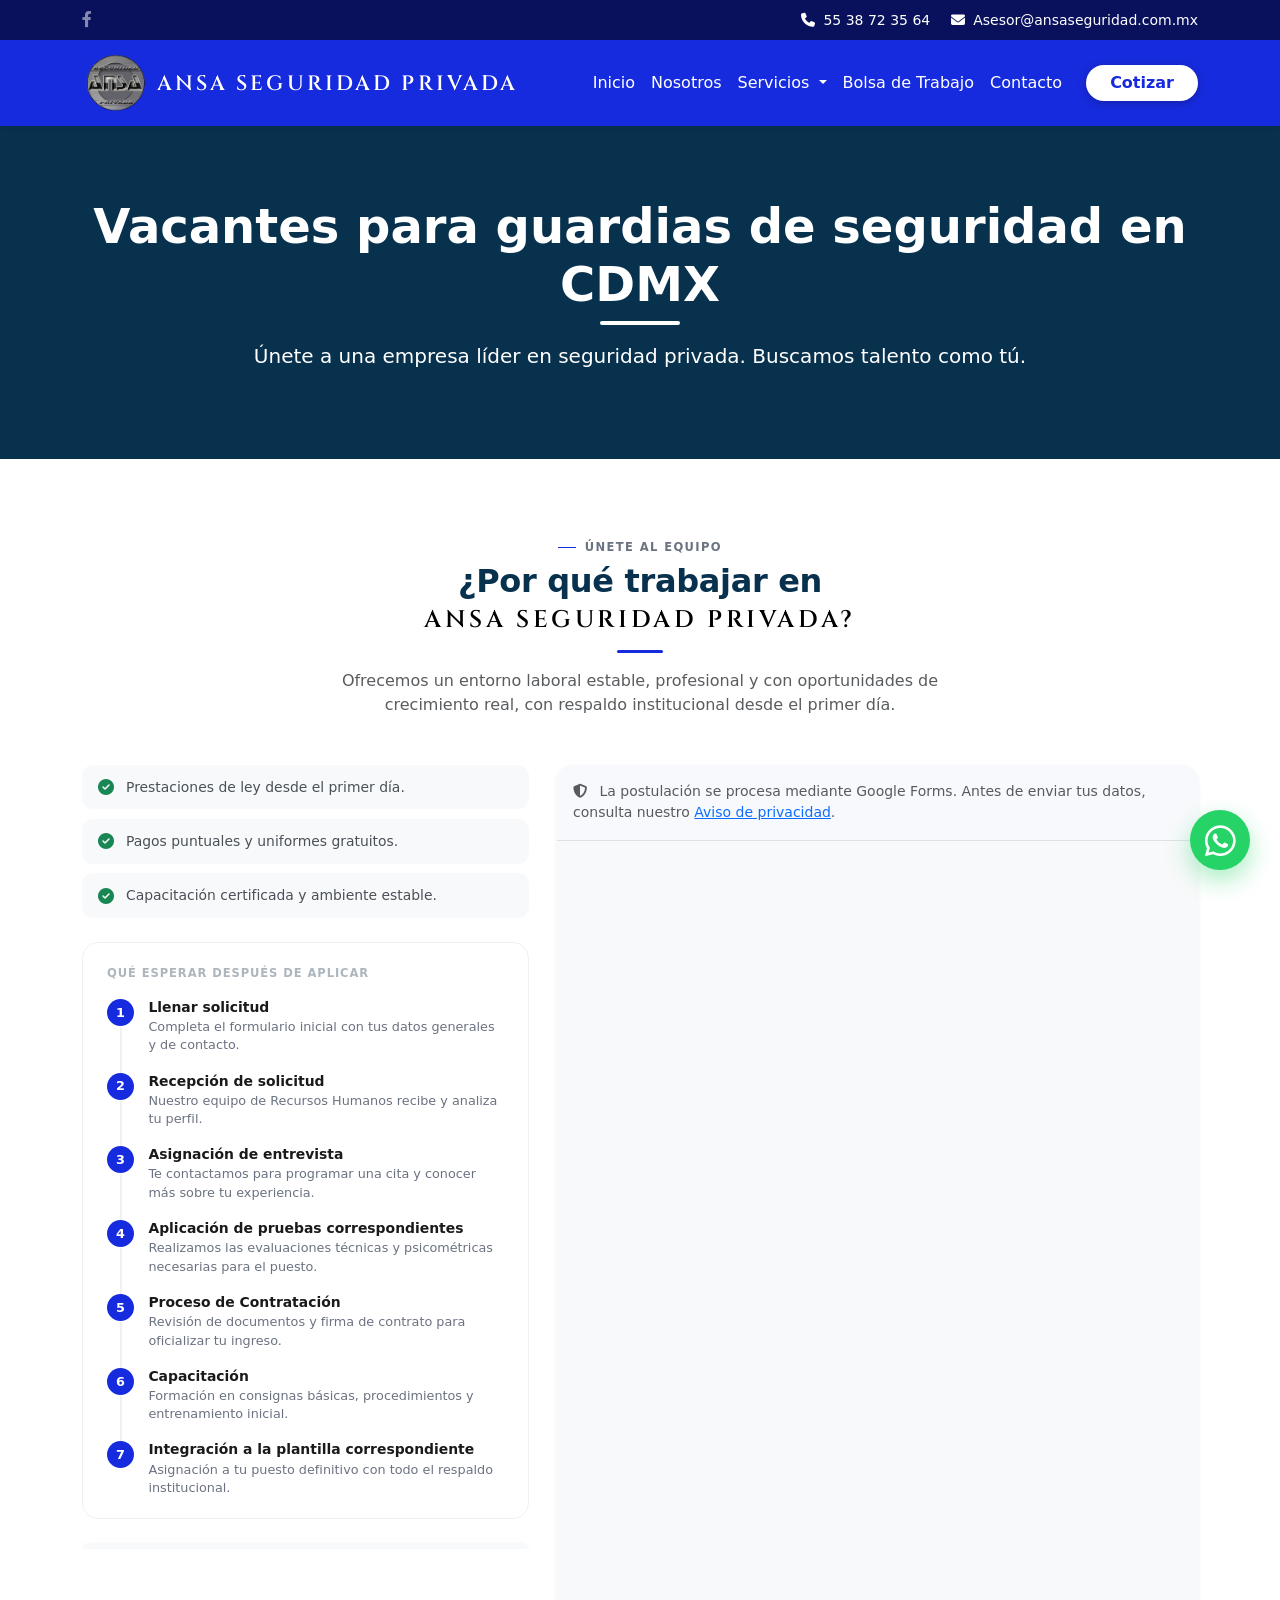
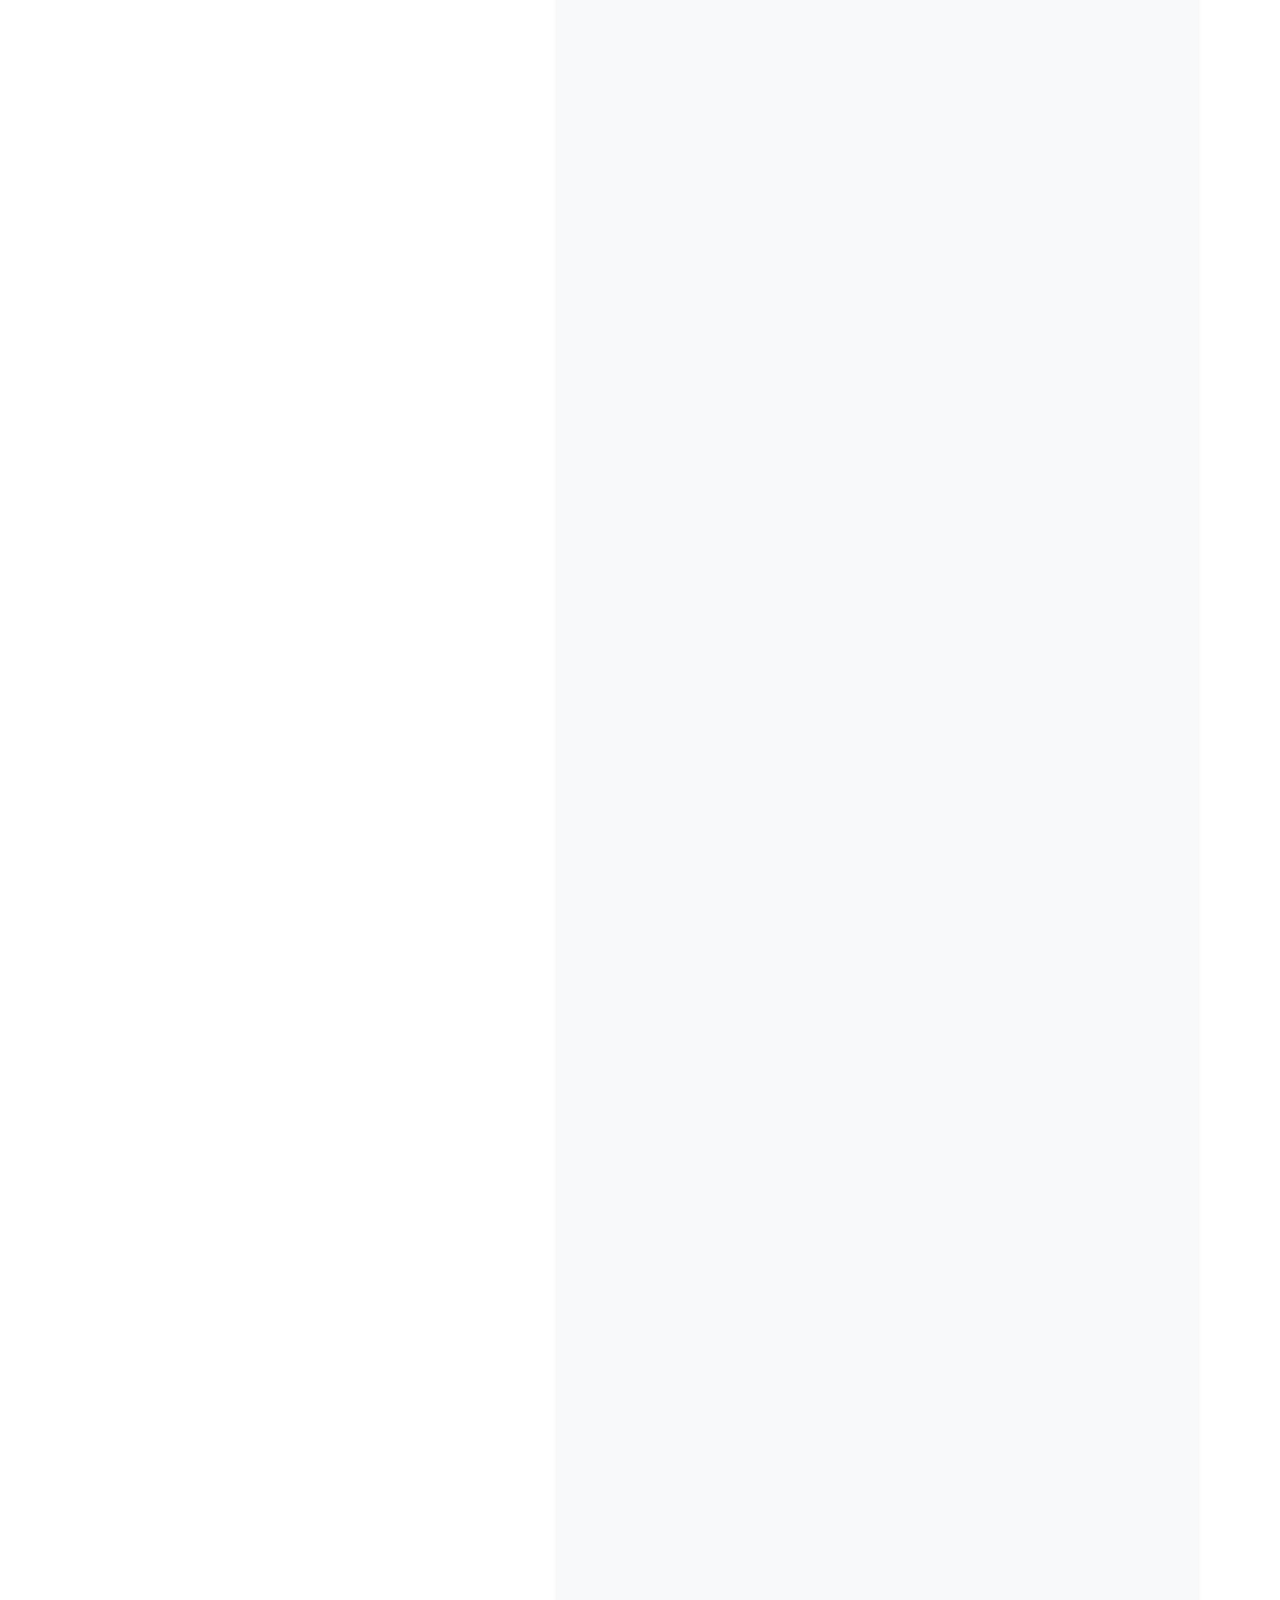
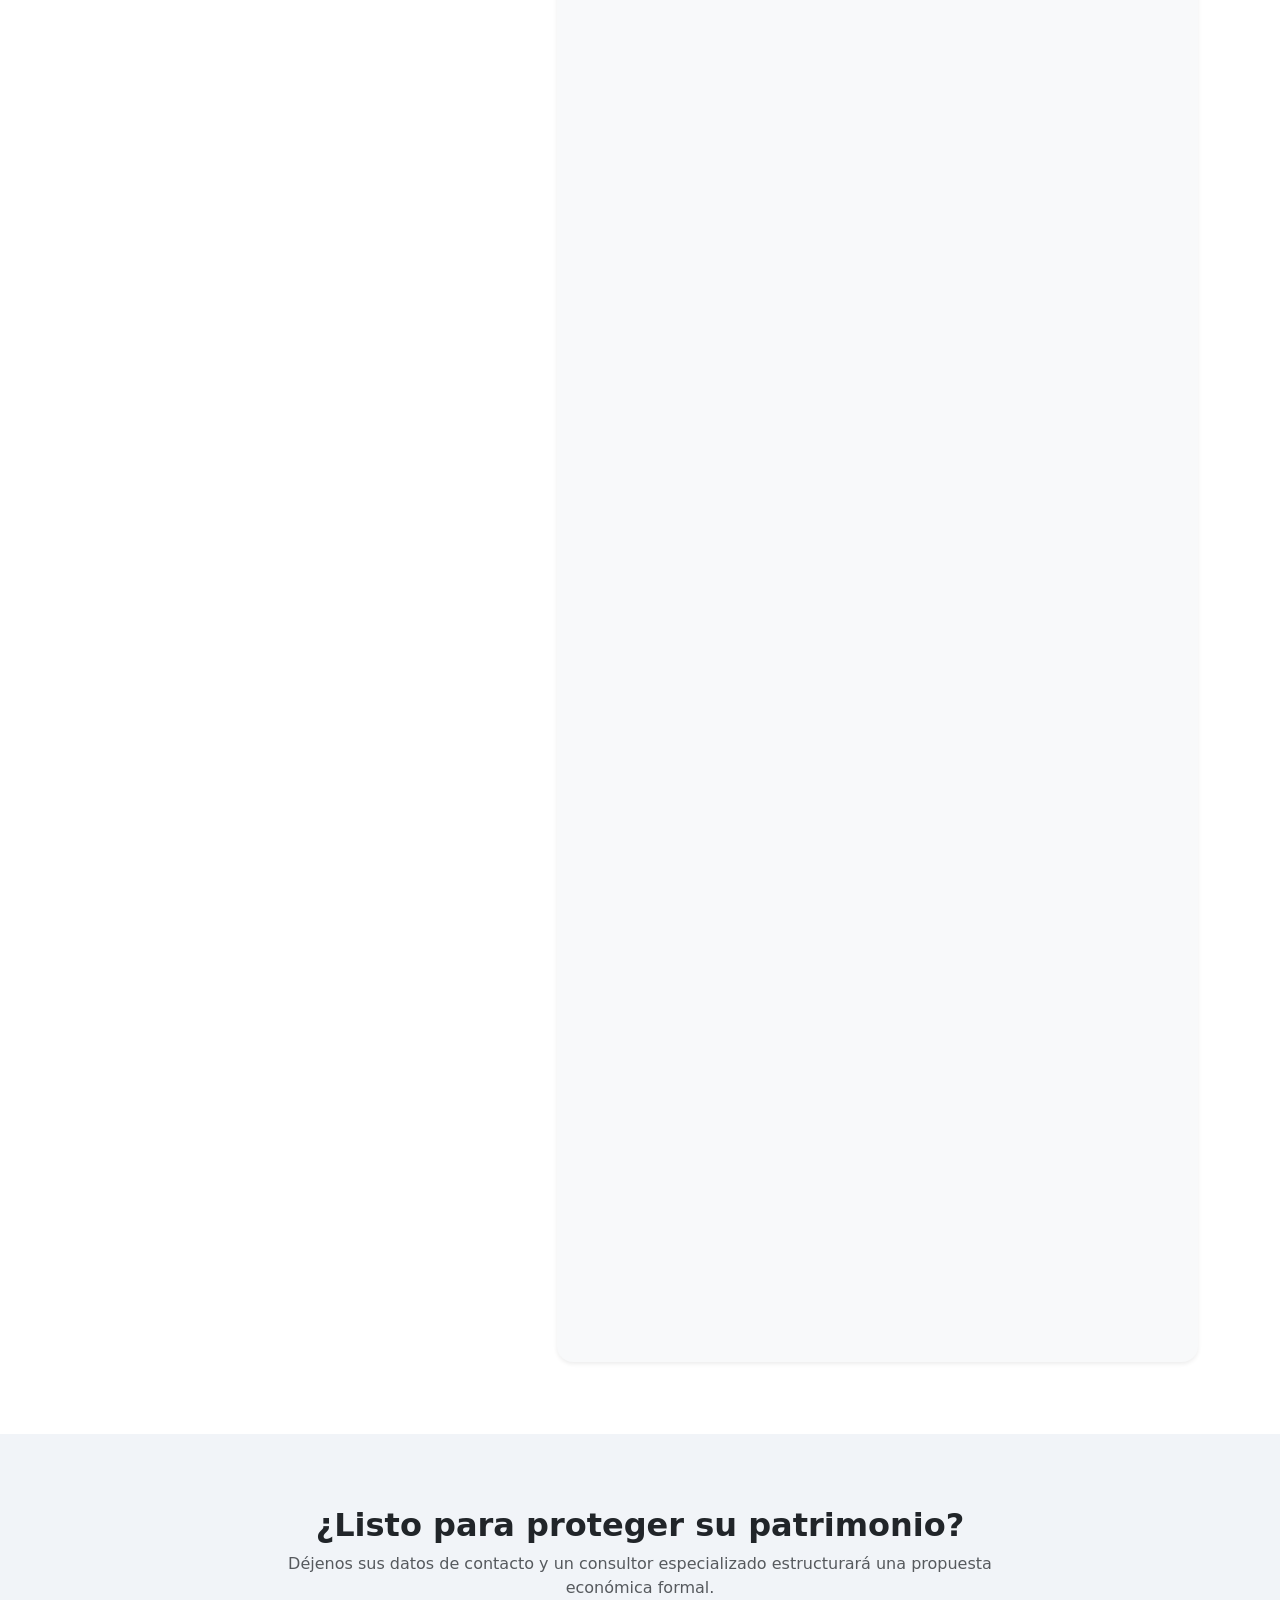
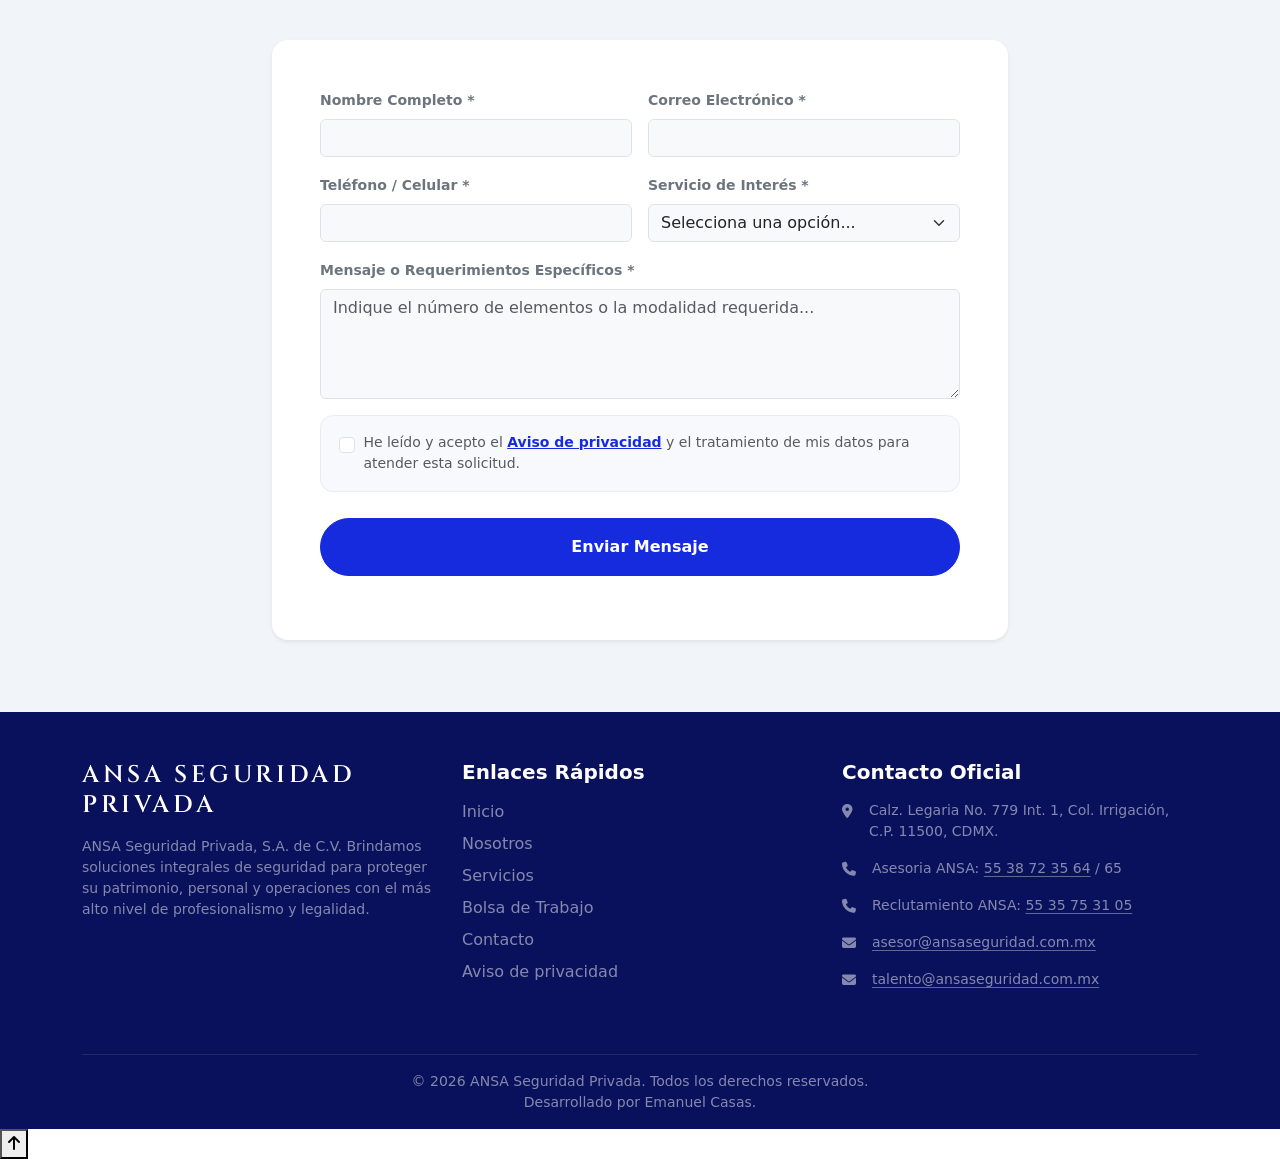
<file: empleo.html>
<!DOCTYPE html>
<html lang="es">
<head>
    <meta charset="UTF-8">
    <meta name="viewport" content="width=device-width, initial-scale=1.0">
    <title>Vacantes para Guardias de Seguridad en CDMX | ANSA</title>
    <meta name="description" content="Consulta vacantes y postúlate para formar parte del equipo de ANSA Seguridad Privada en CDMX y Estado de México.">
    <meta name="robots" content="index, follow, max-image-preview:large, max-snippet:-1, max-video-preview:-1">
    <meta name="author" content="ANSA Seguridad Privada">
    <meta name="theme-color" content="#172BDE">
    <meta property="og:title" content="Vacantes para Guardias de Seguridad en CDMX | ANSA">
    <meta property="og:description" content="Conoce el proceso de selección y postúlate para formar parte de ANSA Seguridad Privada.">
    <meta property="og:type" content="website">
    <meta property="og:locale" content="es_MX">
    <meta property="og:site_name" content="ANSA Seguridad Privada">
    <meta property="og:url" content="https://www.ansaseguridad.com.mx/empleo.html">
    <meta property="og:image" content="https://www.ansaseguridad.com.mx/img/og-ansa-seguridad.jpg">
    <meta property="og:image:width" content="1200">
    <meta property="og:image:height" content="630">
    <meta property="og:image:alt" content="Emblema de ANSA Seguridad Privada frente a un centro de monitoreo corporativo">
    <meta name="twitter:card" content="summary_large_image">
    <meta name="twitter:title" content="Vacantes para Guardias de Seguridad en CDMX | ANSA">
    <meta name="twitter:description" content="Postúlate para integrarte a una empresa formal de seguridad privada.">
    <meta name="twitter:image" content="https://www.ansaseguridad.com.mx/img/og-ansa-seguridad.jpg">
    <link rel="canonical" href="https://www.ansaseguridad.com.mx/empleo.html">
    <link rel="icon" type="image/png" sizes="32x32" href="img/favicon-32.png">
    <link rel="apple-touch-icon" sizes="180x180" href="img/apple-touch-icon.png">
    <link rel="manifest" href="site.webmanifest">

    <script type="application/ld+json">
    {
      "@context": "https://schema.org",
      "@type": "BreadcrumbList",
      "itemListElement": [
        {"@type":"ListItem","position":1,"name":"Inicio","item":"https://www.ansaseguridad.com.mx/"},
        {"@type":"ListItem","position":2,"name":"Bolsa de trabajo","item":"https://www.ansaseguridad.com.mx/empleo.html"}
      ]
    }
    </script>

    <link href="css/aos.css" rel="stylesheet">
    <script src="js/aos.js" defer></script>

    <link href="css/bootstrap.min.css" rel="stylesheet">
    
    <link rel="stylesheet" href="css/fontawesome.min.css">

    <link rel="stylesheet" href="css/google-fonts.css">
    <link rel="stylesheet" href="css/style.css">
</head>
<body>
    <a class="skip-link" href="#contenido-principal">Saltar al contenido principal</a>

    <div class="top-bar py-2 text-white">
        <div class="container d-flex justify-content-between align-items-center">
            <div class="social-icons">
                <a href="https://www.facebook.com/profile.php?id=61580249053205" aria-label="Facebook de ANSA Seguridad Privada" class="text-white-50 me-3 text-decoration-none"><i class="fa-brands fa-facebook-f" aria-hidden="true"></i></a>
                <!-- PUBLICACIÓN: agrega aquí Instagram y LinkedIn solo cuando la empresa confirme las URL oficiales. -->
            </div>
             <div class="contact-info small d-none d-md-block">
                <a href="tel:+525538723564" class="text-reset text-decoration-none me-3">
  <i class="fa-solid fa-phone me-1"></i> 55 38 72 35 64
</a>
<a href="mailto:asesor@ansaseguridad.com.mx" class="text-reset text-decoration-none">
  <i class="fa-solid fa-envelope me-1"></i> Asesor@ansaseguridad.com.mx
</a>
            </div>
        </div>
    </div>

    
<nav id="main-navbar" class="navbar navbar-expand-lg shadow-sm sticky-top">
    <div class="container">
        
        <a class="navbar-brand d-flex align-items-center" href="index.html">
    <img src="img/logo-ansa.png" alt="ANSA Seguridad Privada" class="ansa-logo me-2" width="383" height="351" loading="eager">
    <span class="ansa-brand-text fw-bold text-white">
        <span class="ansa-seguridad">ANSA Seguridad Privada</span>
    </span>
</a>

        <button class="navbar-toggler" type="button" data-bs-toggle="collapse" data-bs-target="#menuPrincipal" aria-controls="menuPrincipal" aria-expanded="false" aria-label="Abrir menú de navegación">
            <span class="navbar-toggler-icon"></span>
        </button>
        
        <div class="collapse navbar-collapse justify-content-end" id="menuPrincipal">
            <ul class="navbar-nav fw-medium align-items-center">
                <li class="nav-item"><a class="nav-link active" href="index.html">Inicio</a></li>
                <li class="nav-item"><a class="nav-link" href="index.html#nosotros">Nosotros</a></li>
                
                <li class="nav-item dropdown">
                    <a class="nav-link dropdown-toggle" href="servicios.html" id="navServicios" role="button" data-bs-toggle="dropdown" aria-expanded="false">
                        Servicios
                    </a>
                    
                    <ul class="dropdown-menu border-0 shadow" aria-labelledby="navServicios">
                        
                        <li class="dropdown-submenu">
                            <a class="dropdown-item py-2 d-flex justify-content-between align-items-center" href="servicios.html#intramuros">
                                <span><i class="fa-solid fa-building-user me-2"></i> Guardias de Seguridad</span>
                                <i class="fa-solid fa-chevron-right fa-xs ms-3 text-muted"></i>
                            </a>
                            
                            <ul class="dropdown-menu submenu border-0 shadow">
                                <li><h6 class="dropdown-header small text-uppercase fw-bold" style="letter-spacing:.06em; font-size:.7rem;">Sectores</h6></li>
                                <li><a class="dropdown-item py-2 ps-4" href="servicios.html#intramuros" data-sector-link="corporativo"><i class="fa-solid fa-building me-2 fa-sm"></i> Corporativos</a></li>
                                <li><a class="dropdown-item py-2 ps-4" href="servicios.html#intramuros" data-sector-link="comercio"><i class="fa-solid fa-shop me-2 fa-sm"></i> Comercio</a></li>
                                <li><a class="dropdown-item py-2 ps-4" href="servicios.html#intramuros" data-sector-link="industria"><i class="fa-solid fa-industry me-2 fa-sm"></i> Industria</a></li>
                                <li><a class="dropdown-item py-2 ps-4" href="servicios.html#intramuros" data-sector-link="construccion"><i class="fa-solid fa-helmet-safety me-2 fa-sm"></i> Construcción</a></li>
                                <li><a class="dropdown-item py-2 ps-4" href="servicios.html#intramuros" data-sector-link="condominios"><i class="fa-solid fa-city me-2 fa-sm"></i> Condominios</a></li>
                                <li><a class="dropdown-item py-2 ps-4" href="servicios.html#intramuros" data-sector-link="fraccionamientos"><i class="fa-solid fa-house-flag me-2 fa-sm"></i> Fraccionamientos</a></li>
                                <li><a class="dropdown-item py-2 ps-4" href="servicios.html#intramuros" data-sector-link="transporte"><i class="fa-solid fa-bus me-2 fa-sm"></i> Transporte Público</a></li>
                                <li><a class="dropdown-item py-2 ps-4" href="servicios.html#intramuros" data-sector-link="educativo"><i class="fa-solid fa-graduation-cap me-2 fa-sm"></i> Centros Educativos</a></li>
                                <li><a class="dropdown-item py-2 ps-4" href="servicios.html#intramuros" data-sector-link="eventos"><i class="fa fa-calendar"></i> Eventos Especiales</a></li>
                                <li><a class="dropdown-item py-2 ps-4" href="servicios.html#intramuros" data-sector-link="residencial"><i class="fa-solid fa-house-chimney me-2 fa-sm"></i> Residencial</a></li>
                            </ul>
                        </li>

                        <li><a class="dropdown-item py-2" href="servicios.html#consultoria"><i class="fa-solid fa-magnifying-glass-chart me-2"></i> Consultoría</a></li>
                        <li><a class="dropdown-item py-2" href="servicios.html#categoria"><i class="fa-solid fa-user-check me-2"></i> Nuestro Personal</a></li>
                    </ul>
                </li>
                
                <li class="nav-item"><a class="nav-link" href="empleo.html">Bolsa de Trabajo</a></li>
                <li class="nav-item"><a class="nav-link" href="contacto.html">Contacto</a></li>
                <li class="nav-item ms-lg-3 mt-2 mt-lg-0">
                    <a href="empleo.html#cotizar" class="btn btn-primary rounded-pill px-4">Cotizar</a>
                </li>
            </ul>
        </div>
        
    </div>
</nav>

    <main id="contenido-principal">
    <header class="py-5 text-white text-center" style="background-color: #08314e;" data-aos="fade-down">
        <div class="container py-4">
            <h1 class="display-5 fw-bold">Vacantes para guardias de seguridad en CDMX</h1>
            <div class="title-line mx-auto bg-white mb-3" style="width: 80px; height: 4px;"></div>
            <p class="lead">Únete a una empresa líder en seguridad privada. Buscamos talento como tú.</p>
        </div>
    </header>


<section id="postulacion" class="py-5 bg-white" data-aos="fade-up">
  <div class="container py-4">
 
    <div class="text-center mb-5">
      <span class="label-eyebrow justify-content-center">Únete al Equipo</span>
      <h2 class="h-display mt-2" style="font-size:2rem; color:var(--c-navy);">
  ¿Por qué trabajar en <br>
  <span class="ansa-seguridad-n">ANSA Seguridad Privada?</span>
</h2><div class="title-line mx-auto mt-3 mb-3"></div>
      <p class="text-muted mx-auto" style="max-width:600px;">
        Ofrecemos un entorno laboral estable, profesional y con oportunidades de crecimiento real, con respaldo institucional desde el primer día.
      </p>
    </div>
 
    <div class="row g-4">
 
      <!-- ═══ Columna izquierda: sticky ═══ -->
      <div class="col-lg-5">
        <div class="empleo-sticky-wrap">
 
          <!-- Beneficios -->
          <div class="empleo-benefits mb-4">
            <div class="empleo-benefit-item">
              <i class="fa-solid fa-circle-check"></i>
              <span>Prestaciones de ley desde el primer día.</span>
            </div>
            <div class="empleo-benefit-item">
              <i class="fa-solid fa-circle-check"></i>
              <span>Pagos puntuales y uniformes gratuitos.</span>
            </div>
            <div class="empleo-benefit-item">
              <i class="fa-solid fa-circle-check"></i>
              <span>Capacitación certificada y ambiente estable.</span>
            </div>
          </div>
 
          <!-- Proceso de 7 pasos -->
<div class="empleo-process mb-4">
  <h6 class="empleo-process-title">Qué esperar después de aplicar</h6>
  
  <!-- Paso 1 -->
  <div class="empleo-step">
    <div class="empleo-step-num">1</div>
    <div class="empleo-step-body">
      <h6>Llenar solicitud</h6>
      <p>Completa el formulario inicial con tus datos generales y de contacto.</p>
    </div>
  </div>
  
  <!-- Paso 2 -->
  <div class="empleo-step">
    <div class="empleo-step-num">2</div>
    <div class="empleo-step-body">
      <h6>Recepción de solicitud</h6>
      <p>Nuestro equipo de Recursos Humanos recibe y analiza tu perfil.</p>
    </div>
  </div>
  
  <!-- Paso 3 -->
  <div class="empleo-step">
    <div class="empleo-step-num">3</div>
    <div class="empleo-step-body">
      <h6>Asignación de entrevista</h6>
      <p>Te contactamos para programar una cita y conocer más sobre tu experiencia.</p>
    </div>
  </div>
  
  <!-- Paso 4 -->
  <div class="empleo-step">
    <div class="empleo-step-num">4</div>
    <div class="empleo-step-body">
      <h6>Aplicación de pruebas correspondientes</h6>
      <p>Realizamos las evaluaciones técnicas y psicométricas necesarias para el puesto.</p>
    </div>
  </div>

  <!-- Paso 5 -->
  <div class="empleo-step">
    <div class="empleo-step-num">5</div>
    <div class="empleo-step-body">
      <h6>Proceso de Contratación</h6>
      <p>Revisión de documentos y firma de contrato para oficializar tu ingreso.</p>
    </div>
  </div>

  <!-- Paso 6 -->
  <div class="empleo-step">
    <div class="empleo-step-num">6</div>
    <div class="empleo-step-body">
      <h6>Capacitación</h6>
      <p>Formación en consignas básicas, procedimientos y entrenamiento inicial.</p>
    </div>
  </div>

  <!-- Paso 7 -->
  <div class="empleo-step empleo-step-last">
    <div class="empleo-step-num">7</div>
    <div class="empleo-step-body">
      <h6>Integración a la plantilla correspondiente</h6>
      <p>Asignación a tu puesto definitivo con todo el respaldo institucional.</p>
    </div>
  </div>
</div>
 
          <!-- Acordeón de requisitos -->
          <div class="accordion mb-4" id="accordionRequisitos">
            <div class="accordion-item border-0 rounded-3 overflow-hidden empleo-accordion-item">
              <h2 class="accordion-header">
                <button class="accordion-button collapsed fw-bold rounded-3" type="button" data-bs-toggle="collapse" data-bs-target="#collapsePerfil" style="background-color:#f8f9fa; color:#1a1a1a;">
                  <i class="fa-solid fa-clipboard-user me-3 text-secondary"></i> Ver Perfil Requerido (Filtro Oficial)
                </button>
              </h2>
              <div id="collapsePerfil" class="accordion-collapse collapse" data-bs-parent="#accordionRequisitos">
                <div class="accordion-body bg-white text-muted small p-4" style="line-height: 1.6;">
                  <h6 class="fw-bold text-dark mb-2">Género Masculino:</h6>
                  <ul class="ps-3 mb-3">
                    <li>Mexicano por nacimiento.</li>
                    <li>Estatura de 1.65 MTS. mínimo.</li>
                    <li>Edad entre 25 a 50 años.</li>
                    <li>Educación básica media terminada.</li>
                    <li>Cartilla del SMN y Credencial de Elector.</li>
                  </ul>
 
                  <h6 class="fw-bold text-dark mb-2">Género Femenino:</h6>
                  <ul class="ps-3 mb-0">
                    <li>Mexicana por nacimiento.</li>
                    <li>Estatura de 1.60 MTS. mínimo.</li>
                    <li>Edad entre 25 a 40 años.</li>
                    <li>Educación básica terminada y Credencial.</li>
                  </ul>
                </div>
              </div>
            </div>
          </div>
 
          <!-- Aviso RRHH -->
          <div class="empleo-notice">
            <i class="fa-solid fa-circle-info"></i>
            <span>El área de Recursos Humanos realizará una verificación estricta de datos, domicilio y antecedentes.</span>
          </div>
 
        </div>
      </div>
 
      <!-- ═══ Columna derecha: formulario (sin cambios funcionales) ═══ -->
      <div class="col-lg-7">
        <div class="card shadow-sm border-0 rounded-4 overflow-hidden empleo-form-card">
         <div class="external-form-notice small text-muted p-3 border-bottom">
           <i class="fa-solid fa-shield-halved me-2" aria-hidden="true"></i>
           La postulación se procesa mediante Google Forms. Antes de enviar tus datos, consulta nuestro <a href="aviso-privacidad.html" target="_blank" rel="noopener">Aviso de privacidad</a>.
         </div>
         <iframe src="https://docs.google.com/forms/d/e/1FAIpQLSc7GU-cGTuyTsOd2YH4n8k5_EDFutf5Q0nCzhOGI_z30kfWEg/viewform?embedded=true" title="Formulario de postulación laboral de ANSA Seguridad Privada" width="100%" height="3721" frameborder="0" marginheight="0" marginwidth="0" loading="lazy" class="ansa-gform">Cargando…</iframe>
 
        </div>
      </div>
 
    </div>
  </div>
</section>
 
                


     <section id="cotizar" class="py-5" style="background-color: #f1f4f8;" data-aos="fade-up">
    <div class="container py-4">
        <div class="row justify-content-center">
            <div class="col-lg-8 text-center mb-4">
                <h2 class="fw-bold">¿Listo para proteger su patrimonio?</h2>
                <p class="text-muted">Déjenos sus datos de contacto y un consultor especializado estructurará una propuesta económica formal.</p>
            </div>
        </div>
        
        <div class="row justify-content-center">
            <div class="col-lg-8">
                <div class="card border-0 shadow-sm rounded-4">
                    <div class="card-body p-4 p-md-5">
                        <form id="cotizacion-form" action="https://formspree.io/f/mjgddpvk" method="POST" novalidate>
                            <input type="hidden" name="_subject" value="Nueva cotización - ANSA Seguridad">
                            <input type="hidden" name="origen" value="Página de empleo">
                            
                            <div class="row g-3">
                                <div class="col-md-6">
                                    <label class="form-label fw-bold text-secondary small">Nombre Completo *</label>
                                    <input type="text" name="nombre" class="form-control bg-light" required pattern="[A-Za-zÀ-ÿ\s]{3,60}" title="Por favor, ingrese un nombre real (solo letras, mínimo 3 caracteres).">
                                </div>
                                
                                <div class="col-md-6">
                                    <label class="form-label fw-bold text-secondary small">Correo Electrónico *</label>
                                    <input type="email" name="email" class="form-control bg-light" required title="Ingrese un correo electrónico válido.">
                                </div>
                                
                                <div class="col-md-6">
                                    <label class="form-label fw-bold text-secondary small">Teléfono / Celular *</label>
                                    <input type="tel" name="telefono" class="form-control bg-light" required pattern="[0-9]{10,12}" title="Ingrese un número válido a 10 dígitos (sin espacios ni guiones).">
                                </div>
                                
                                <div class="col-md-6">
                                    <label class="form-label fw-bold text-secondary small">Servicio de Interés *</label>
                                    <select name="servicio" class="form-select bg-light" required>
                                        <option value="">Selecciona una opción...</option>
                                        <option value="Corporativa">Seguridad Corporativa</option>
                                        <option value="Empresarial">Seguridad Comercial</option>
                                        <option value="Industrial">Seguridad Industrial</option>
                                        <option value="Construcción">Construcción</option>
                                        <option value="Condominios">Condominios</option>
                                        <option value="Fraccionamientos">Fraccionamientos</option>
                                        <option value="Transporte">Transporte Público</option>
                                        <option value="Educativos">Centros Educativos</option>
                                        <option value="Eventos">Eventos Especiales</option>
                                        <option value="Residencial">Residencial</option>
                                        <option value="Consultoría">Consultoría y/o Análisis</option>
                                        <option value="Otro">Otro</option>
                                    </select>
                                </div>
                                
                                <div class="col-12">
                                    <label class="form-label fw-bold text-secondary small">Mensaje o Requerimientos Específicos *</label>
                                    <textarea name="mensaje" class="form-control bg-light" rows="4" placeholder="Indique el número de elementos o la modalidad requerida..." required minlength="10" title="Por favor, bríndenos un poco más de detalle (mínimo 10 caracteres)."></textarea>
                                </div>
                                <div class="col-12">
                                    <div class="form-check text-start privacy-check">
                                        <input class="form-check-input" type="checkbox" name="acepta_privacidad" value="Sí" id="privacidad-empleo" required>
                                        <label class="form-check-label small text-muted" for="privacidad-empleo">
                                            He leído y acepto el <a href="aviso-privacidad.html" target="_blank" rel="noopener">Aviso de privacidad</a> y el tratamiento de mis datos para atender esta solicitud.
                                        </label>
                                    </div>
                                </div>

                                <div class="col-12 mt-4 text-center">
                                    <button type="submit" class="btn btn-primary rounded-pill px-5 py-3 fw-bold w-100 text-white">
                                        <span class="btn-text">Enviar Mensaje</span>
                                        <span class="btn-loading d-none"><i class="fa-solid fa-spinner fa-spin me-2"></i>Enviando...</span>
                                    </button>
                                </div>
                                
                                <div class="col-12">
                                    <div class="form-message d-none small text-center mt-2" role="status" aria-live="polite"></div>
                                </div>
                            </div>
                        </form>
                    </div>
                </div>
            </div>
        </div>
    </div>
    </section>


    </main>
    <footer class="text-white pt-5 pb-3">
        <div class="container">
            <div class="row">
                <div class="col-lg-4 mb-4">
                    <h4 class="mb-3 text-white">
  
  <span class="ansa-seguridad-n" style="color: #fff !important;">ANSA Seguridad Privada</span>
</h4><p class="text-white-50 small">
                        ANSA Seguridad Privada, S.A. de C.V. Brindamos soluciones integrales de seguridad para proteger su patrimonio, personal y operaciones con el más alto nivel de profesionalismo y legalidad.
                    </p>
                </div>

                <div class="col-lg-4 mb-4">
                    <h5 class="fw-bold mb-3">Enlaces Rápidos</h5>
                    <ul class="list-unstyled">
                        <li class="mb-2"><a href="index.html" class="text-white-50 text-decoration-none footer-link">Inicio</a></li>
                        <li class="mb-2"><a href="index.html#nosotros" class="text-white-50 text-decoration-none footer-link">Nosotros</a></li>
                        <li class="mb-2"><a href="servicios.html" class="text-white-50 text-decoration-none footer-link">Servicios</a></li>
                        <li class="mb-2"><a href="empleo.html" class="text-white-50 text-decoration-none footer-link">Bolsa de Trabajo</a></li>
                        <li class="mb-2"><a href="contacto.html" class="text-white-50 text-decoration-none footer-link">Contacto</a></li>
                        <li class="mb-2"><a href="aviso-privacidad.html" class="text-white-50 text-decoration-none footer-link">Aviso de privacidad</a></li>
                    </ul>
                </div>

                <div class="col-lg-4 mb-4">
                    <h5 class="fw-bold mb-3">Contacto Oficial</h5>
                    <ul class="list-unstyled text-white-50 small">
                        <li class="mb-3 d-flex">
                            <i class="fa-solid fa-location-dot mt-1 me-3"></i>
                            <span>Calz. Legaria No. 779 Int. 1, Col. Irrigación, C.P. 11500, CDMX.</span>
                        </li>
                        <li class="mb-3 d-flex">
  <i class="fa-solid fa-phone mt-1 me-3"></i>
  <span>Asesoria ANSA: 
    <a href="tel:+525538723564" class="text-reset text-decoration-none">55 38 72 35 64</a> / 65
  </span>
</li>
<li class="mb-3 d-flex">
  <i class="fa-solid fa-phone mt-1 me-3"></i>
  <span>Reclutamiento ANSA: 
    <a href="tel:+525535753105" class="text-reset text-decoration-none">55 35 75 31 05</a>
  </span>
</li>
<li class="mb-3 d-flex">
  <i class="fa-solid fa-envelope mt-1 me-3"></i>
  <span>
    <a href="mailto:asesor@ansaseguridad.com.mx" class="text-reset text-decoration-none">asesor@ansaseguridad.com.mx</a>
  </span>
</li>
<li class="mb-3 d-flex">
  <i class="fa-solid fa-envelope mt-1 me-3"></i>
  <span>
    <a href="mailto:talento@ansaseguridad.com.mx" class="text-reset text-decoration-none">talento@ansaseguridad.com.mx</a>
  </span>
</li>
                    </ul>
                </div>
            </div>

            <hr class="border-secondary mt-4 mb-3">
            <div class="text-center text-white-50 small">
                &copy; <span data-current-year>2026</span> ANSA Seguridad Privada. Todos los derechos reservados. <br>
                Desarrollado por Emanuel Casas.
            </div>
        </div>
    </footer>

    <div class="wa-float-wrap">
  <div class="wa-bubble" id="wa-bubble">
    <button class="wa-bubble-close" aria-label="Cerrar">&times;</button>
    <p>¿Necesitas ayuda inmediata?<br><strong>¡Escríbenos ahora!</strong></p>
  </div>
  <a href="https://wa.me/525538723564?text=Hola,%20solicito%20una%20cotización%20de%20servicios%20de%20seguridad%20privada"
     class="whatsapp-btn" target="_blank" id="wa-float-btn">
    <i class="fa-brands fa-whatsapp"></i>
    <span class="wa-pulse-ring"></span>
  </a>
</div>

    <!-- Elegant Back to Top -->
    <button id="backToTop" class="back-to-top" aria-label="Volver arriba">
        <i class="fa-solid fa-arrow-up"></i>
    </button>

<script src="js/bootstrap.bundle.min.js"></script>
    
    <script src="js/main.js"></script>
</body>
</html>
</file>
<file: css/google-fonts.css>
@font-face {
  font-family: 'Bebas Neue';
  font-style: normal;
  font-weight: 400;
  font-display: swap;
  src: url('../fonts/bebas-neue-400.ttf') format('truetype');
}
@font-face {
  font-family: 'Cinzel';
  font-style: normal;
  font-weight: 600;
  font-display: swap;
  src: url('../fonts/cinzel-600.ttf') format('truetype');
}
@font-face {
  font-family: 'Oswald';
  font-style: normal;
  font-weight: 700;
  font-display: swap;
  src: url('../fonts/oswald-700.ttf') format('truetype');
}
</file>
<file: css/style.css>
/* =====================================================================
   ANSA SEGURIDAD PRIVADA — style.css
   Sistema de diseño unificado v3 (optimizado, sin duplicados)
   =====================================================================

   ROLES DE COLOR (regla fija — azul rey domina sobre negro):
   - AZUL REY (--c-royal / --c-royal-deep): color PRINCIPAL del sitio.
                            --c-royal-deep sustituye al negro/navy en
                            TODOS los fondos grandes de sección oscura
                            (hero, footer, top-bar, clientes, paneles).
                            --c-royal (más claro) es el de botones/CTAs.
   - ROJO SELLO (--c-seal): acento de atención puntual — permisos,
                            badges activos, hovers de tarjetas. Su uso
                            es deliberadamente MENOR que el azul.
   - NEGRO (--c-carbon):    casi sin uso ya; queda solo como variable
                            de respaldo, no como color protagonista.
   - LATÓN (--c-brass):     detalle decorativo puntual (sellos). Úsalo
                            con moderación.

   Paleta resultante visible: blanco, azul rey, negro (mínimo), rojo
   (mínimo) — en ese orden de peso visual.

   ÍNDICE DE SECCIONES:
   1. Variables y reset global
   2. Tipografía y labels compartidos
   3. Navbar y dropdown
   4. Hero
   5. Botones globales
   6. Nosotros (mv-cards, certs, mini-stats)
   7. Sistemas integrales (grid de sectores en index)
   8. Clientes
   9. Permisos (sellos)
   10. Servicios — grid 2×5 + panel sticky (+ compatibilidad versiones previas)
   11. Consultoría
   12. División Electrónica
   13. Nuestro Personal (uniformes, categoría, responsabilidades)
   14. Lightbox universal
   15. Empleo (bolsa de trabajo)
   16. Contacto (mapa, FAQ, WhatsApp banner)
   17. WhatsApp flotante + recordatorio
   18. Toast de confirmación
   19. Footer
   20. Utilidades (back to top, service cards)
   ===================================================================== */
/* =====================================================================
   1. VARIABLES Y RESET GLOBAL
   ===================================================================== */
:root {
  /* Acción / marca - Azul Eléctrico como color principal */
  --c-royal:        #172BDE;
  --c-royal-dark:   #1120a3; /* Tono ligeramente más oscuro para contrastes/hover */
  --c-royal-deep:   #09115c; /* Azul muy oscuro para reemplazar fondos casi-negros */
  --c-royal-soft:   rgba(23, 43, 222, 0.15); /* Transparencia basada en el azul eléctrico */

  /* Atención institucional */
  --c-seal:         #9c1c2e;
  --c-seal-bright:  #b91c2e;
  --c-seal-soft:    rgba(220, 53, 69, .15);

  /* Fondo / contexto oscuro */
  --c-navy:         #08314e;
  --c-navy-soft:    #1a1a2e;
  --c-carbon:       #1a1a1a;

  /* Fondo claro */
  --c-bone:         #f7f5f0;
  --c-bone-deep:    #efebe2;
  --c-light:        #f8f9fa;

  /* Detalle decorativo */
  --c-brass:        #c9a86a;

  /* Texto / neutros */
  --c-stone:        #6b7280;
  --c-stone-light:  #9a9aaa;
  --c-border:       #e9ecef;

  /* WhatsApp (color de marca fijo) */
  --c-whatsapp:     #25d366;

  /* Tipografía */
  --tracking-label: .12em;
  --tracking-tight: -.01em;

  /* Layout */
  --navbar-offset:  96px;
}

html { scroll-behavior: smooth; overflow-x: clip; }
body { overflow-x: clip; }
footer { background-color: var(--c-royal-deep); }

.skip-link {
  position: fixed;
  top: .75rem;
  left: .75rem;
  z-index: 10000;
  transform: translateY(-150%);
  background: #fff;
  color: var(--c-royal-deep);
  border: 2px solid var(--c-royal-deep);
  border-radius: .5rem;
  padding: .65rem 1rem;
  font-weight: 700;
}
.skip-link:focus { transform: translateY(0); }

:where(a, button, input, select, textarea, [tabindex]):focus-visible {
  outline: 3px solid #f4c542;
  outline-offset: 3px;
}

html:not(.aos-ready) [data-aos] {
  opacity: 1 !important;
  transform: none !important;
}

@media (prefers-reduced-motion: reduce) {
  html { scroll-behavior: auto; }
  *, *::before, *::after {
    animation-duration: .01ms !important;
    animation-iteration-count: 1 !important;
    scroll-behavior: auto !important;
    transition-duration: .01ms !important;
  }
}


/* =====================================================================
   2. TIPOGRAFÍA Y LABELS COMPARTIDOS
   ===================================================================== */

.label-eyebrow {
  display: inline-flex;
  align-items: center;
  gap: .55rem;
  font-size: .72rem;
  font-weight: 700;
  text-transform: uppercase;
  letter-spacing: var(--tracking-label);
  color: var(--c-stone);
}
.label-eyebrow::before {
  content: '';
  width: 18px;
  height: 1.5px;
  background: var(--c-royal);
  display: inline-block;
}
.label-eyebrow.on-dark { color: var(--c-stone-light); }
.label-eyebrow.on-dark::before { background: var(--c-brass); }

.h-display {
  font-weight: 800;
  letter-spacing: var(--tracking-tight);
  line-height: 1.08;
}

.title-line {
  width: 46px;
  height: 3px;
  background: var(--c-royal);
  border-radius: 2px;
}
.title-line.on-dark { background: var(--c-brass); }

.shadow-text { text-shadow: 2px 2px 5px rgba(0, 0, 0, .8); }

.section-tight { padding-top: 3.25rem; padding-bottom: 3.25rem; }
@media (max-width: 767px) {
  .section-tight { padding-top: 2.5rem; padding-bottom: 2.5rem; }
}

[data-aos] { transition-duration: 650ms !important; }


/* =====================================================================
   3. NAVBAR Y DROPDOWN
   ===================================================================== */

.top-bar { background-color: var(--c-royal-deep); }

.ansa-logo { height: 60px; width: auto; transition: height .2s ease; }
@media (max-width: 1100px) { .ansa-logo { height: 60px; } }
@media (max-width: 600px) {
  .ansa-logo { height: 60px; }
  .ansa-brand-text { font-size: 1.05rem; }
}

/* Letras del logo en blanco para que resalten en el fondo azul */
.ansa-brand-text { color: #ffffff !important; }

#main-navbar {
  position: sticky;
  top: 0;
  z-index: 1030;
  background-color: var(--c-royal);
  transition: background-color .3s ease, box-shadow .3s ease, padding .25s ease;
}
#main-navbar.navbar-scrolled {
  background-color: var(--c-royal) !important;
  box-shadow: 0 2px 20px rgba(0,0,0,.30);
  padding-top: .4rem !important;
  padding-bottom: .4rem !important;
}

/* Enlaces principales en blanco */
.navbar-nav .nav-link { 
  color: #ffffff !important; 
  transition: color .25s ease; 
}
.navbar-nav .nav-link:hover,
.navbar-nav .nav-link.active { 
  color: rgba(255, 255, 255, 0.75) !important; 
}
.navbar-nav .nav-link.active { font-weight: 600; }

/* Ajuste del botón en el navbar para que contraste bien */
.navbar .btn-primary { 
  background-color: #ffffff;
  color: var(--c-royal);
  border: none;
  font-weight: 600;
  box-shadow: 0 2px 8px rgba(0, 0, 0, .25); 
}
.navbar .btn-primary:hover {
  background-color: var(--c-light);
  color: var(--c-royal-dark);
}

.dropdown-menu-servicios {
  min-width: 280px;
  padding: .5rem;
  max-height: 420px;
  overflow-y: auto;
}
.dropdown-menu-servicios .dropdown-item,
.dropdown-item {
  border-radius: .5rem;
  font-size: .9rem;
  transition: background .15s ease, padding-left .15s ease, color .15s ease;
}
.dropdown-item:hover,
.dropdown-item:focus,
.dropdown-menu-servicios .dropdown-item:hover,
.dropdown-menu-servicios .dropdown-item:focus {
  background: var(--c-light);
  color: var(--c-royal);
  padding-left: 1.5rem;
}
.dropdown-menu-servicios .dropdown-item.ps-4:hover { padding-left: 1.6rem !important; }
.dropdown-header { color: #adb5bd; padding-left: .75rem; }

@keyframes dropdown-fade-in {
  from { opacity: 0; transform: translateY(10px); }
  to   { opacity: 1; transform: translateY(0); }
}

.dropdown-toggle-submenu::after { display: none; }

@media (min-width: 992px) {
  .navbar .dropdown:hover > .dropdown-menu {
    display: block !important;
    margin-top: 0;
    animation: dropdown-fade-in .3s ease;
  }
  .dropdown-submenu { position: relative; }
  .dropdown-submenu > .submenu,
  .dropdown-submenu > .dropdown-menu.submenu {
    display: none !important;
    position: absolute;
    top: 0;
    left: 100%;
    margin-top: -5px;
    min-width: 250px;
  }
  .dropdown-submenu:hover > .submenu,
  .dropdown-submenu:hover > .dropdown-menu.submenu { display: block !important; }
}

@media (max-width: 991px) {
  /* Al cambiar a móvil, el menú desplegable hereda fondo azul, así que ponemos las letras blancas */
  #main-navbar .navbar-collapse {
    background-color: var(--c-royal);
    padding: 1rem;
    border-radius: 0.5rem;
  }
  .dropdown-submenu > .submenu,
  .dropdown-menu.submenu {
    display: none;
    position: static !important;
    left: 0;
    padding-left: 1rem;
    margin-top: 0;
    border: none !important;
    box-shadow: none !important;
    background: var(--c-light);
    border-radius: .6rem;
  }
  .dropdown-submenu:hover > .submenu { display: block; }
  /* Hamburguesa de color blanco */
  .navbar-toggler {
    border-color: rgba(255,255,255,0.5);
  }
  .navbar-toggler-icon {
    filter: invert(1); /* Pinta el ícono hamburguesa de blanco */
  }
}

[data-sector-link][aria-expanded="true"] { color: var(--c-royal) !important; }
/* =====================================================================
   4. HERO
   ===================================================================== */

.hero-section {
  background: linear-gradient(rgba(10, 61, 98, .3), rgba(10, 61, 98, .3)),
              url('../img/hero-corporativo.jpg');
  background-size: cover;
  background-position: center;
  background-repeat: no-repeat;
  height: 80vh;
  min-height: 500px;
}

.hero-dot {
  display: inline-block;
  width: 7px; height: 7px;
  border-radius: 50%;
  background: #4ade80;
  animation: pulse-dot 1.4s ease-in-out infinite;
  vertical-align: middle;
}
@keyframes pulse-dot {
  0%, 100% { opacity: 1; transform: scale(1); }
  50%      { opacity: .5; transform: scale(1.4); }
}

.hero-tw-wrap {
  min-height: 56px;
  display: flex;
  align-items: center;
  justify-content: center;
  gap: 2px;
}
.hero-tw-pill {
  display: inline-block;
  background: #fff;
  color: var(--c-royal-deep);
  font-size: clamp(1.05rem, 2.8vw, 1.6rem);
  font-weight: 700;
  padding: .35rem 1.4rem;
  border-radius: .6rem;
  letter-spacing: -.01em;
  min-width: 4px;
  max-width: min(92vw, 760px);
  text-align: center;
  overflow-wrap: anywhere;
  transition: min-width .1s;
}
.hero-cursor {
  color: #fff;
  font-size: 1.8rem;
  font-weight: 300;
  animation: blink .75s step-end infinite;
  line-height: 1;
}
@keyframes blink { 50% { opacity: 0; } }

.cursor {
  display: inline-block;
  width: 3px;
  background-color: #fff;
  margin-left: 2px;
  animation: blink .7s infinite;
}

.hero-stat { text-align: center; }
.hero-stat-num { display: block; font-size: 2rem; font-weight: 800; color: #fff; line-height: 1; }
.hero-stat-label {
  font-size: .75rem;
  color: rgba(255,255,255,.65);
  margin: .3rem 0 0;
  letter-spacing: .04em;
  text-transform: uppercase;
}
.hero-stat-divider { border-left: 1px solid rgba(255,255,255,.2); padding-left: 2.5rem; }

.hero-scroll-arrow {
  bottom: 2rem;
  left: 50%;
  transform: translateX(-50%);
  color: rgba(255,255,255,.6);
  font-size: 1.3rem;
  text-decoration: none;
  animation: bounce-arrow 2s ease-in-out infinite;
}
@keyframes bounce-arrow {
  0%, 100% { transform: translateX(-50%) translateY(0); }
  50%      { transform: translateX(-50%) translateY(8px); }
}

.hero-job-banner { display: flex; justify-content: center; margin-top: 1.5rem; }
.hero-job-banner-link {
  display: inline-flex;
  align-items: center;
  gap: .75rem;
  background: rgba(255,255,255,.1);
  border: 1px solid rgba(255,255,255,.25);
  backdrop-filter: blur(6px);
  border-radius: 50px;
  padding: .6rem 1.4rem .6rem .6rem;
  text-decoration: none;
  transition: background .25s ease, transform .2s ease, border-color .25s ease;
}
.hero-job-banner-link:hover {
  background: rgba(255,255,255,.18);
  border-color: rgba(255,255,255,.4);
  transform: translateY(-2px);
}
.hero-job-banner-icon {
  flex-shrink: 0;
  width: 34px; height: 34px;
  border-radius: 50%;
  background: var(--c-seal-bright);
  color: #fff;
  display: flex;
  align-items: center;
  justify-content: center;
  font-size: .85rem;
}
.hero-job-banner-text { color: #fff; font-size: .85rem; font-weight: 500; }
.hero-job-banner-text strong { font-weight: 700; }
.hero-job-banner-arrow { color: #fff; font-size: .8rem; opacity: .8; transition: transform .2s ease; }
.hero-job-banner-link:hover .hero-job-banner-arrow { transform: translateX(3px); }

@media (max-width: 480px) {
  .hero-job-banner-link { padding: .55rem 1.1rem .55rem .55rem; }
  .hero-job-banner-text { font-size: .78rem; }
}


/* =====================================================================
   5. BOTONES GLOBALES — azul rey como acento de acción
   ===================================================================== */

.btn-primary {
  background-color: var(--c-royal);
  border-color: var(--c-royal);
  transition: all .3s ease;
}
.btn-primary:hover {
  background-color: var(--c-royal-dark);
  border-color: var(--c-royal-dark);
  transform: translateY(-1px);
  box-shadow: 0 4px 12px rgba(10, 61, 98, .3);
}
.btn-primary:active { transform: translateY(0); }

.form-control:focus,
.form-select:focus {
  border-color: var(--c-royal);
  box-shadow: 0 0 0 .2rem var(--c-royal-soft);
}

textarea.form-control { resize: vertical; min-height: 110px; }

.privacy-check {
  padding: 1rem 1rem 1rem 2.65rem;
  background: #f8f9fc;
  border: 1px solid var(--c-border);
  border-radius: .8rem;
  line-height: 1.5;
}
.privacy-check .form-check-input { margin-top: .3rem; }
.privacy-check a { color: var(--c-royal); font-weight: 700; }
.external-form-notice { background: #f8f9fc; line-height: 1.55; }

.local-proof {
  position: relative;
  z-index: 3;
  background: #fff;
  border-bottom: 1px solid var(--c-border);
  box-shadow: 0 10px 30px rgba(9, 17, 92, .07);
}
.local-proof-grid {
  display: grid;
  grid-template-columns: repeat(3, 1fr);
}
.local-proof-item {
  display: flex;
  align-items: center;
  gap: .9rem;
  padding: 1.25rem 1.5rem;
  border-right: 1px solid var(--c-border);
}
.local-proof-item:last-child { border-right: 0; }
.local-proof-item > i {
  display: grid;
  place-items: center;
  flex: 0 0 42px;
  width: 42px;
  height: 42px;
  border-radius: 50%;
  background: var(--c-royal-soft);
  color: var(--c-royal);
}
.local-proof-item strong,
.local-proof-item span { display: block; }
.local-proof-item strong { color: var(--c-royal-deep); font-size: .9rem; }
.local-proof-item span { margin-top: .15rem; color: var(--c-stone); font-size: .75rem; }
@media (max-width: 767px) {
  .local-proof-grid { grid-template-columns: 1fr; }
  .local-proof-item { border-right: 0; border-bottom: 1px solid var(--c-border); padding: 1rem .5rem; }
  .local-proof-item:last-child { border-bottom: 0; }
}

.legal-hero {
  background:
    linear-gradient(120deg, rgba(9,17,92,.96), rgba(23,43,222,.88)),
    url('../img/hero-corporativo.jpg') center 42% / cover;
}
.legal-content { background: var(--c-bone); }
.legal-content article {
  background: #fff;
  border: 1px solid var(--c-border);
  border-radius: 1.25rem;
  padding: clamp(1.5rem, 4vw, 3.5rem);
  box-shadow: 0 16px 45px rgba(9,17,92,.08);
}
.legal-content h2 {
  margin-top: 2.25rem;
  color: var(--c-royal-deep);
  font-size: 1.15rem;
  font-weight: 800;
}
.legal-content p,
.legal-content li { color: #4b5563; line-height: 1.75; }
.legal-content a { color: var(--c-royal); font-weight: 650; }
.legal-summary,
.legal-contact {
  display: flex;
  align-items: flex-start;
  gap: 1rem;
  padding: 1.25rem;
  border-radius: 1rem;
  background: rgba(23,43,222,.06);
  border: 1px solid rgba(23,43,222,.12);
}
.legal-summary i { color: var(--c-royal); font-size: 1.35rem; margin-top: .15rem; }
.legal-contact { display: block; }

.error-page {
  min-height: 100vh;
  background:
    radial-gradient(circle at 15% 15%, rgba(23,43,222,.35), transparent 32%),
    linear-gradient(145deg, var(--c-royal-deep), #030627);
}
.error-shell {
  min-height: 100vh;
  display: grid;
  place-items: center;
  padding: 2rem 1rem;
}
.error-card {
  width: min(720px, 100%);
  background: #fff;
  border-radius: 1.5rem;
  padding: clamp(2rem, 6vw, 4.5rem);
  box-shadow: 0 30px 80px rgba(0,0,0,.3);
}
.error-logo { width: 100px; height: auto; }
.error-code {
  margin: 1rem 0 -.5rem;
  color: var(--c-royal);
  font-size: clamp(4rem, 14vw, 8rem);
  font-weight: 900;
  line-height: 1;
  letter-spacing: -.08em;
}
.error-card > p:not(.error-code) { max-width: 560px; line-height: 1.7; }

.card,
.custom-card {
  transition: transform .35s cubic-bezier(.4,0,.2,1),
              box-shadow .35s cubic-bezier(.4,0,.2,1);
}
.custom-card:hover {
  transform: translateY(-5px);
  box-shadow: 0 10px 20px rgba(0,0,0,.1) !important;
}


/* =====================================================================
   6. NOSOTROS (mv-cards, certs, mini-stats)
   ===================================================================== */

.cert-badge {
  display: inline-flex;
  align-items: center;
  gap: 4px;
  background: #fff;
  border: 1px solid var(--c-border);
  border-radius: 50px;
  padding: .3rem .9rem;
  font-size: .78rem;
  font-weight: 600;
  color: var(--c-navy-soft);
  transition: background .2s ease, border-color .2s ease, color .2s ease;
}
.cert-badge:hover { background: var(--c-royal); border-color: var(--c-royal); color: #fff; }
.cert-badge i { color: #198754; }
.cert-badge:hover i { color: #4ade80; }

.mv-card {
  display: flex;
  gap: 1rem;
  align-items: flex-start;
  background: #fff;
  border: 1px solid var(--c-border);
  border-radius: 1rem;
  padding: 1.25rem 1.5rem;
  transition: transform .25s ease, box-shadow .25s ease;
}
.mv-card:hover { transform: translateY(-4px); box-shadow: 0 10px 28px rgba(0,0,0,.09); }
.mv-icon {
  flex-shrink: 0;
  width: 46px; height: 46px;
  border-radius: .6rem;
  background: var(--c-royal);
  display: flex;
  align-items: center;
  justify-content: center;
  color: #fff;
  font-size: 1.1rem;
}

.mini-stat { background: var(--c-royal-deep); color: #fff; transition: transform .2s ease; }
.mini-stat:hover { transform: translateY(-3px); }
.mini-stat-num { font-size: 1.75rem; font-weight: 800; line-height: 1; color: #fff; }
.mini-stat-label {
  font-size: .7rem;
  text-transform: uppercase;
  letter-spacing: .06em;
  color: rgba(255,255,255,.55);
  margin-top: .25rem;
}


/* =====================================================================
   7. SISTEMAS INTEGRALES (grid de sectores en index)
   ===================================================================== */

.sistemas-track { display: grid; grid-template-columns: repeat(5, 1fr); gap: 1rem; }
@media (max-width: 991px) {
  .sistemas-track {
    grid-auto-flow: column;
    grid-auto-columns: 70%;
    grid-template-columns: none;
    overflow-x: auto;
    scroll-snap-type: x mandatory;
    padding-bottom: .5rem;
    margin: 0 -1.5rem;
    padding-left: 1.5rem;
    padding-right: 1.5rem;
    scrollbar-width: none;
  }
  .sistemas-track::-webkit-scrollbar { display: none; }
  .sistemas-card { scroll-snap-align: start; }
}
@media (max-width: 575px) { .sistemas-track { grid-auto-columns: 78%; } }

.sistemas-card {
  position: relative;
  display: block;
  height: 220px;
  border-radius: 1rem;
  overflow: hidden;
  text-decoration: none;
  isolation: isolate;
}
.sistemas-card img {
  position: absolute;
  inset: 0;
  width: 100%; height: 100%;
  object-fit: cover;
  transition: transform .5s ease, filter .4s ease;
  filter: saturate(.85) brightness(.85);
}
.sistemas-card:hover img { transform: scale(1.1); filter: saturate(1) brightness(.7); }
.sistemas-card-overlay {
  position: absolute;
  inset: 0;
  background: linear-gradient(to top, rgba(5,31,51,.92) 0%, rgba(5,31,51,.25) 55%, transparent 100%);
  transition: background .35s ease;
}
.sistemas-card:hover .sistemas-card-overlay {
  background: linear-gradient(to top, rgba(185,28,46,.82) 0%, rgba(5,31,51,.3) 60%, transparent 100%);
}
.sistemas-card-body { position: absolute; bottom: 0; left: 0; width: 100%; padding: 1.1rem; color: #fff; }
.sistemas-card-body i {
  font-size: 1.1rem;
  opacity: .85;
  margin-bottom: .5rem;
  display: block;
  transition: transform .3s ease;
}
.sistemas-card:hover .sistemas-card-body i { transform: translateY(-3px); }
.sistemas-card-body h6 { font-weight: 700; font-size: .92rem; margin: 0; letter-spacing: -.01em; }


/* =====================================================================
   8. CLIENTES
   ===================================================================== */

.clientes-grid { display: grid; grid-template-columns: repeat(4, 1fr); grid-auto-rows: 130px; gap: 1rem; }
.cliente-tile-lg { grid-column: span 2; }
@media (max-width: 767px) {
  .clientes-grid { grid-template-columns: repeat(2, 1fr); grid-auto-rows: 110px; }
}

.cliente-tile {
  background: var(--c-royal-deep);
  border-radius: .9rem;
  display: flex;
  flex-direction: column;
  align-items: center;
  justify-content: center;
  text-align: center;
  gap: .6rem;
  padding: 1rem;
  transition: transform .25s ease, background .25s ease;
  position: relative;
  overflow: hidden;
}
.cliente-tile::before {
  content: '';
  position: absolute;
  inset: 0;
  background: linear-gradient(135deg, rgba(201,168,106,.08), transparent 60%);
  opacity: 0;
  transition: opacity .25s ease;
}
.cliente-tile:hover { transform: translateY(-4px); background: var(--c-royal); }
.cliente-tile:hover::before { opacity: 1; }
.cliente-tile i { font-size: 1.4rem; color: var(--c-brass); transition: color .25s ease; }
.cliente-tile:hover i { color: #fff; }
.cliente-tile span { font-size: .82rem; font-weight: 700; color: #fff; line-height: 1.3; }
.cliente-tile-lg span { font-size: 1rem; }
.cliente-tile-lg i { font-size: 1.8rem; }

.clientes-marquee-wrap {
  overflow: hidden;
  position: relative;
  -webkit-mask-image: linear-gradient(to right, transparent, #000 8%, #000 92%, transparent);
  mask-image: linear-gradient(to right, transparent, #000 8%, #000 92%, transparent);
}
.clientes-marquee-track { display: flex; gap: .75rem; width: max-content; animation: clientes-scroll 32s linear infinite; }
.clientes-marquee-wrap:hover .clientes-marquee-track { animation-play-state: paused; }
@keyframes clientes-scroll { from { transform: translateX(0); } to { transform: translateX(-50%); } }
.cliente-chip {
  display: inline-flex;
  align-items: center;
  gap: .55rem;
  white-space: nowrap;
  background: rgba(255,255,255,.06);
  border: 1px solid rgba(255,255,255,.12);
  border-radius: 50px;
  padding: .65rem 1.4rem;
  font-size: .92rem;
  font-weight: 600;
  color: #fff;
  transition: background .2s ease, border-color .2s ease, transform .2s ease;
}
.cliente-chip:hover { background: var(--c-royal-soft); border-color: rgba(10,61,98,.4); transform: translateY(-2px); }
.cliente-chip i { color: var(--c-royal); font-size: .85rem; }

@media (prefers-reduced-motion: reduce) {
  .clientes-marquee-track { animation: none; }
  .clientes-marquee-wrap { overflow-x: auto; }
}

.logo-slider { width: 100%; overflow: hidden; position: relative; padding: 20px 0; background: var(--c-light); border-radius: 12px; }
.logo-slide-track { display: flex; width: max-content; animation: scrollLogos 28s linear infinite; gap: 2rem; align-items: center; }
.logo-slide-track:hover { animation-play-state: paused; }
.slide {
  display: flex;
  justify-content: center;
  align-items: center;
  min-width: 160px;
  height: 80px;
  padding: 8px 20px;
  background: #fff;
  border-radius: 10px;
  box-shadow: 0 2px 8px rgba(0,0,0,.06);
  transition: transform .3s ease, box-shadow .3s ease;
}
.slide:hover { transform: scale(1.03); box-shadow: 0 6px 16px rgba(0,0,0,.1); }
.slide img,
.client-logo { filter: grayscale(100%); opacity: .75; transition: all .35s ease; }
.slide:hover img,
.client-logo:hover { filter: grayscale(0%); opacity: 1; }
.client-logo:hover { transform: scale(1.05); }
@keyframes scrollLogos { 0% { transform: translateX(0); } 100% { transform: translateX(-50%); } }


/* =====================================================================
   9. PERMISOS (sellos institucionales) — el rojo vive aquí
   ===================================================================== */

.seal-card {
  background: #fff;
  border: 1px solid rgba(13,14,26,.08);
  border-radius: 1.1rem;
  padding: 2.25rem 1.25rem 1.5rem;
  text-align: center;
  cursor: pointer;
  transition: transform .25s ease, box-shadow .25s ease, border-color .25s ease;
  display: flex;
  flex-direction: column;
  align-items: center;
  height: 100%;
}
.seal-card:hover { transform: translateY(-6px); box-shadow: 0 20px 40px rgba(13,14,26,.10); border-color: transparent; }
.seal-ring {
  width: 84px; height: 84px;
  border-radius: 50%;
  border: 2px solid var(--c-brass);
  display: flex;
  align-items: center;
  justify-content: center;
  margin-bottom: 1.1rem;
  position: relative;
  transition: border-color .25s ease;
}
.seal-ring::before { content: ''; position: absolute; inset: 6px; border-radius: 50%; border: 1px dashed rgba(201,168,106,.5); }
.seal-card:hover .seal-ring { border-color: var(--c-seal-bright); }
.seal-card:hover .seal-ring::before { border-color: rgba(185,28,46,.35); }
.seal-ring-inner {
  width: 56px; height: 56px;
  border-radius: 50%;
  background: var(--c-royal-deep);
  color: #fff;
  display: flex;
  align-items: center;
  justify-content: center;
  font-size: 1.2rem;
  transition: background .25s ease;
}
.seal-card:hover .seal-ring-inner { background: var(--c-seal-bright); }
.seal-card h6 { font-weight: 700; font-size: .95rem; color: var(--c-royal-deep); margin-bottom: .3rem; }
.seal-authority {
  display: inline-block;
  font-size: .68rem;
  font-weight: 800;
  text-transform: uppercase;
  letter-spacing: .08em;
  color: var(--c-seal-bright);
  margin-bottom: .5rem;
}
.seal-number {
  display: block;
  font-size: .76rem;
  color: var(--c-stone);
  font-family: ui-monospace, "SF Mono", Consolas, monospace;
  margin-bottom: 1.1rem;
  word-break: break-word;
}
.seal-cta {
  margin-top: auto;
  font-size: .76rem;
  font-weight: 700;
  color: var(--c-royal-deep);
  display: inline-flex;
  align-items: center;
  gap: .4rem;
  padding-top: .6rem;
  border-top: 1px solid rgba(13,14,26,.08);
  width: 100%;
  justify-content: center;
}
.seal-card:hover .seal-cta { color: var(--c-seal-bright); }


/* =====================================================================
   10. SERVICIOS — grid 2×5 + panel sticky (+ compatibilidad versiones previas)
   ===================================================================== */

.sector-grid { display: grid; grid-template-columns: 1fr 1fr; gap: .65rem; }
.sector-btn {
  display: flex;
  align-items: center;
  gap: .75rem;
  background: var(--c-light);
  border: 1px solid #eef0f2;
  border-radius: .85rem;
  padding: .85rem .9rem;
  text-align: left;
  font-size: .85rem;
  font-weight: 600;
  color: #495057;
  cursor: pointer;
  transition: background .18s ease, color .18s ease, border-color .18s ease, transform .15s ease;
}
.sector-btn i { width: 20px; text-align: center; font-size: .95rem; color: var(--c-stone); flex-shrink: 0; transition: color .18s ease; }
.sector-btn span { line-height: 1.25; }
.sector-btn:hover { background: #eef0f2; transform: translateX(2px); }
.sector-btn.active { background: var(--c-royal); border-color: var(--c-royal); color: #fff; }
.sector-btn.active i { color: #fff; }

.sector-panel { background: var(--c-light); border-radius: 1.25rem; overflow: hidden; box-shadow: 0 4px 24px rgba(0,0,0,.05); }
.sector-panel-img { position: relative; height: 240px; overflow: hidden; }
.sector-panel-img img { width: 100%; height: 100%; object-fit: cover; transition: opacity .2s ease; }
.sector-panel-img::after {
  content: '';
  position: absolute;
  inset: 0;
  background: linear-gradient(to top, rgba(0,0,0,.55) 0%, transparent 55%);
}
.sector-panel-badge {
  position: absolute;
  bottom: .9rem; left: 1.1rem;
  background: rgba(185,28,46,.92);
  color: #fff;
  font-size: .72rem;
  font-weight: 700;
  text-transform: uppercase;
  letter-spacing: .04em;
  padding: .35rem .8rem;
  border-radius: 50px;
  z-index: 2;
}
.sector-panel-body { padding: 1.6rem 1.75rem 1.85rem; transition: opacity .18s ease; }
.sector-panel-icon {
  width: 48px; height: 48px;
  border-radius: .75rem;
  background: var(--c-royal);
  color: #fff;
  display: flex;
  align-items: center;
  justify-content: center;
  font-size: 1.15rem;
  margin-bottom: .9rem;
}
.sector-panel-body h4 { font-weight: 800; font-size: 1.2rem; color: #1a1a1a; margin-bottom: .65rem; }
.sector-panel-body p { font-size: .87rem; color: var(--c-stone); line-height: 1.6; margin-bottom: .5rem; }
.sector-panel-body ul { margin: .4rem 0 0; padding-left: 1.1rem; font-size: .85rem; color: var(--c-stone); line-height: 1.55; }
.sector-panel-body li { margin-bottom: .35rem; }
.sector-panel-body li:last-child { margin-bottom: 0; }

@media (min-width: 992px) { .sector-panel-sticky-wrap { position: sticky; top: var(--navbar-offset); } }
@media (max-width: 991px) {
  .sector-panel-img { height: 190px; }
  .sector-panel-body { padding: 1.35rem 1.5rem 1.6rem; }
}

#subservices-menu .list-group-item-action,
#subservices-menu .list-group-item {
  background: var(--c-light);
  color: #495057;
  transition: background .2s ease, color .2s ease, transform .15s ease;
}
#subservices-menu .list-group-item-action:hover,
#subservices-menu .list-group-item:hover:not(.active) { background: #e9ecef; padding-left: 1.25rem; }
#subservices-menu .list-group-item-action.active,
#subservices-menu .list-group-item.active {
  background: var(--c-royal) !important;
  color: #fff !important;
  font-weight: 600;
  transform: translateX(2px);
}
#subservices-menu::-webkit-scrollbar { display: none; }

.details-fading { opacity: 0; }

#sectores-grid { align-items: start; }
.sector-card {
  background: #fff;
  border: 1px solid var(--c-border);
  border-radius: 1.1rem;
  overflow: hidden;
  cursor: pointer;
  transition: box-shadow .25s ease, border-color .25s ease, transform .2s ease;
  height: 100%;
}
.sector-card:hover { transform: translateY(-4px); box-shadow: 0 16px 36px rgba(0,0,0,.10); border-color: #dee2e6; }
.sector-card-img { position: relative; height: 170px; overflow: hidden; }
.sector-card-img img { width: 100%; height: 100%; object-fit: cover; transition: transform .5s ease; }
.sector-card:hover .sector-card-img img { transform: scale(1.08); }
.sector-card-img::after {
  content: '';
  position: absolute;
  inset: 0;
  background: linear-gradient(to top, rgba(0,0,0,.45) 0%, transparent 55%);
}
.sector-card-icon {
  position: absolute;
  bottom: -18px; left: 18px;
  width: 46px; height: 46px;
  border-radius: 12px;
  background: var(--c-royal-deep);
  color: #fff;
  display: flex;
  align-items: center;
  justify-content: center;
  font-size: 1.05rem;
  box-shadow: 0 6px 16px rgba(0,0,0,.25);
  z-index: 2;
  transition: background .25s ease;
}
.sector-card.active .sector-card-icon { background: var(--c-seal-bright); }
.sector-card-body { padding: 1.75rem 1.25rem 1.1rem; }
.sector-card-body h5 { font-weight: 700; font-size: 1.05rem; margin-bottom: .4rem; color: #1a1a1a; }
.sector-card-body p { font-size: .85rem; color: var(--c-stone); margin-bottom: .85rem; line-height: 1.45; }
.sector-card-cta {
  display: inline-flex;
  align-items: center;
  gap: .4rem;
  font-size: .78rem;
  font-weight: 700;
  text-transform: uppercase;
  letter-spacing: .04em;
  color: var(--c-royal-deep);
}
.sector-card-cta i { transition: transform .25s ease; }
.sector-card.active .sector-card-cta { color: var(--c-seal-bright); }
.sector-card.active .sector-card-cta i { transform: rotate(180deg); }
.sector-card-detail {
  max-height: 0;
  overflow: hidden;
  transition: max-height .35s ease;
  background: var(--c-light);
  border-top: 1px solid transparent;
}
.sector-card.active .sector-card-detail { max-height: 420px; border-top-color: var(--c-border); }
.sector-card-detail > p,
.sector-card-detail > ul { padding-left: 1.25rem; padding-right: 1.25rem; }
.sector-card-detail > p { padding-top: 1.1rem; font-size: .87rem; color: #495057; margin-bottom: .6rem; }
.sector-card-detail ul { margin: 0; padding-bottom: 1.25rem; font-size: .84rem; color: #495057; line-height: 1.55; }
.sector-card-detail li { margin-bottom: .35rem; }
.sector-card-detail li:last-child { margin-bottom: 0; }

@keyframes sector-highlight-pulse {
  0%   { box-shadow: 0 0 0 0 rgba(185,28,46,.45); }
  70%  { box-shadow: 0 0 0 14px rgba(185,28,46,0); }
  100% { box-shadow: 0 0 0 0 rgba(185,28,46,0); }
}
.sector-card.highlight-pulse { animation: sector-highlight-pulse 1.1s ease-out; }

#sector-popover {
  position: absolute;
  display: none;
  width: 300px;
  max-width: calc(100vw - 24px);
  background: #fff;
  border-radius: 14px;
  box-shadow: 0 18px 48px rgba(0,0,0,.18);
  padding: 1.25rem 1.25rem 1.1rem;
  z-index: 2000;
  opacity: 0;
  transform: translateY(-6px);
  transition: opacity .18s ease, transform .18s ease;
}
#sector-popover.open { opacity: 1; transform: translateY(0); }
#sector-popover .sp-arrow {
  position: absolute;
  top: -7px; left: 50%;
  transform: translateX(-50%) rotate(45deg);
  width: 14px; height: 14px;
  background: #fff;
  box-shadow: -2px -2px 6px rgba(0,0,0,.04);
}
#sector-popover .sp-close {
  position: absolute;
  top: .5rem; right: .6rem;
  background: none;
  border: none;
  font-size: 1.3rem;
  line-height: 1;
  color: #adb5bd;
  cursor: pointer;
  padding: .15rem .4rem;
  border-radius: 6px;
  transition: background .15s ease, color .15s ease;
}
#sector-popover .sp-close:hover { background: #f1f3f5; color: #495057; }
#sector-popover .sp-icon {
  width: 40px; height: 40px;
  border-radius: 10px;
  background: var(--c-royal-deep);
  color: #fff;
  display: flex;
  align-items: center;
  justify-content: center;
  font-size: 1rem;
  margin-bottom: .75rem;
}
#sector-popover .sp-title { font-weight: 700; font-size: .95rem; margin-bottom: .4rem; color: #1a1a1a; padding-right: 1.2rem; }
#sector-popover .sp-text { font-size: .82rem; color: var(--c-stone); line-height: 1.5; margin-bottom: .9rem; }
#sector-popover .sp-cta { display: inline-flex; align-items: center; font-size: .82rem; font-weight: 600; color: var(--c-seal-bright); text-decoration: none; }
#sector-popover .sp-cta:hover { text-decoration: underline; }


/* =====================================================================
   11. CONSULTORÍA
   ===================================================================== */

.consult-card {
  background: var(--c-light);
  border: 1px solid var(--c-border);
  transition: transform .25s ease, box-shadow .25s ease, border-color .25s ease;
}
.consult-card:hover { transform: translateY(-6px); box-shadow: 0 16px 36px rgba(0,0,0,.08); border-color: #dee2e6; }
.consult-icon {
  width: 58px; height: 58px;
  border-radius: 1rem;
  background: var(--c-royal);
  color: #fff;
  display: flex;
  align-items: center;
  justify-content: center;
  font-size: 1.4rem;
}
.consult-list li { display: flex; align-items: flex-start; gap: .6rem; margin-bottom: .55rem; font-size: .9rem; color: #495057; }
.consult-list li:last-child { margin-bottom: 0; }
.consult-list i { color: #198754; margin-top: .2rem; font-size: .8rem; }


/* =====================================================================
   12. DIVISIÓN ELECTRÓNICA
   ===================================================================== */

.elec-img-wrap { background: var(--c-royal-deep); cursor: default; }
.elec-main-img { height: 100%; min-height: 380px; }

.elec-thumb {
  width: 44px; height: 44px;
  border-radius: 10px;
  border: 2px solid rgba(255,255,255,.25);
  background: rgba(255,255,255,.1);
  color: #fff;
  font-size: .85rem;
  cursor: pointer;
  transition: border-color .2s ease, background .2s ease, transform .2s ease;
  backdrop-filter: blur(4px);
}
.elec-thumb:hover,
.elec-thumb.active { border-color: var(--c-seal-bright); background: rgba(185,28,46,.25); transform: scale(1.08); }

.elec-service-card {
  background: rgba(255,255,255,.04);
  border: 1px solid rgba(255,255,255,.08);
  cursor: pointer;
  transition: background .25s ease, border-color .25s ease, transform .2s ease;
}
.elec-service-card:hover,
.elec-service-card.active-card { background: rgba(255,255,255,.09); border-color: rgba(185,28,46,.45); transform: translateX(4px); }
.elec-service-card.active-card .elec-svc-icon { background: rgba(185,28,46,.18) !important; border-color: rgba(185,28,46,.4) !important; }
.elec-service-card.active-card .elec-svc-icon i { color: var(--c-seal-bright) !important; }


/* =====================================================================
   13. NUESTRO PERSONAL (uniformes, categoría, responsabilidades)
   ===================================================================== */

.uniform-img-wrap { overflow: hidden; }
.uniform-img-wrap:hover .uniform-photo { transform: scale(1.04); }

.resp-card-hover { transition: transform .25s ease, box-shadow .25s ease; cursor: default; }
.resp-card-hover:hover { transform: translateY(-6px); box-shadow: 0 12px 32px rgba(0,0,0,.18) !important; }

.categoria-item { transition: background .2s ease; }
.categoria-item:hover { background-color: #f0f4ff !important; }

/* Capacitación ANSA: visor deslizable con imágenes independientes */
.ansa-training {
  position: relative;
  display: grid;
  grid-template-columns: minmax(0, .82fr) minmax(0, 1.35fr);
  gap: clamp(2rem, 4vw, 4.25rem);
  align-items: center;
  margin: .5rem 0 4.75rem;
  padding: clamp(2rem, 4vw, 4rem);
  overflow: hidden;
  border-radius: 1.75rem;
  background: var(--c-royal-deep);
  box-shadow: 0 24px 60px rgba(9, 17, 92, .18);
  color: #fff;
  isolation: isolate;
}
.ansa-training::before {
  content: '';
  position: absolute;
  width: 430px;
  height: 430px;
  left: -190px;
  bottom: -260px;
  border-radius: 50%;
  background: radial-gradient(circle, rgba(212,175,55,.22), rgba(212,175,55,0) 68%);
  pointer-events: none;
  z-index: -1;
}
.ansa-training-copy h3 {
  margin: 0;
  color: #fff;
  font-size: clamp(1.85rem, 3vw, 2.65rem);
  font-weight: 800;
  letter-spacing: -.035em;
}
.ansa-training-line {
  width: 64px;
  height: 3px;
  margin: 1rem 0 1.4rem;
  border-radius: 999px;
  background: var(--c-brass);
}
.ansa-training-copy > p:not(.ansa-training-help) {
  margin: 0;
  color: rgba(255,255,255,.78);
  font-size: .96rem;
  line-height: 1.75;
}
.ansa-training-steps {
  display: grid;
  gap: 0;
  margin: 1.65rem 0 0;
  padding: 0;
  list-style: none;
  border-top: 1px solid rgba(255,255,255,.14);
}
.ansa-training-steps li {
  display: flex;
  align-items: center;
  gap: .85rem;
  padding: .72rem 0;
  border-bottom: 1px solid rgba(255,255,255,.14);
  color: rgba(255,255,255,.92);
  font-size: .84rem;
}
.ansa-training-steps span {
  color: var(--c-brass);
  font-size: .7rem;
  font-weight: 800;
  letter-spacing: .08em;
}
.ansa-training-steps strong { font-weight: 700; }
.ansa-training-help {
  display: flex;
  align-items: center;
  gap: .5rem;
  margin: 1.15rem 0 0;
  color: rgba(255,255,255,.58);
  font-size: .72rem;
}
.ansa-training-help i { color: var(--c-brass); }

.ansa-training-slider {
  min-width: 0;
  outline: none;
}
.ansa-training-viewport {
  position: relative;
  overflow: hidden;
  border: 1px solid rgba(255,255,255,.22);
  border-radius: 1.2rem;
  background: #050a23;
  box-shadow: 0 18px 40px rgba(0,0,0,.28);
  touch-action: pan-y;
  user-select: none;
}
.ansa-training-track {
  display: flex;
  transform: translate3d(0,0,0);
  transition: transform .55s cubic-bezier(.22,.8,.22,1);
  will-change: transform;
}
.ansa-training-slide {
  position: relative;
  flex: 0 0 100%;
  aspect-ratio: 16 / 9;
  margin: 0;
  overflow: hidden;
  background: #050a23;
}
.ansa-training-slide img {
  display: block;
  width: 100%;
  height: 100%;
  object-fit: contain;
  pointer-events: none;
}
.ansa-training-slide::after {
  content: '';
  position: absolute;
  inset: 58% 0 0;
  background: linear-gradient(to top, rgba(5,10,35,.82), transparent);
  pointer-events: none;
}
.ansa-training-slide figcaption {
  position: absolute;
  right: 1.25rem;
  bottom: 1.1rem;
  left: 1.25rem;
  z-index: 2;
  color: #fff;
  font-size: .82rem;
  font-weight: 800;
  letter-spacing: .01em;
  text-shadow: 0 2px 12px rgba(0,0,0,.8);
}
.ansa-training-arrow {
  position: absolute;
  top: 50%;
  z-index: 3;
  display: inline-flex;
  align-items: center;
  justify-content: center;
  width: 46px;
  height: 46px;
  padding: 0;
  border: 1px solid rgba(255,255,255,.42);
  border-radius: 50%;
  background: rgba(5,10,35,.65);
  color: #fff;
  box-shadow: 0 8px 24px rgba(0,0,0,.2);
  transform: translateY(-50%);
  backdrop-filter: blur(8px);
  cursor: pointer;
  transition: background-color .2s ease, border-color .2s ease, transform .2s ease;
}
.ansa-training-arrow--prev { left: 1rem; }
.ansa-training-arrow--next { right: 1rem; }
.ansa-training-arrow:hover {
  border-color: var(--c-brass);
  background: rgba(9,17,92,.9);
  transform: translateY(-50%) scale(1.06);
}
.ansa-training-arrow:focus-visible,
.ansa-training-slider:focus-visible {
  outline: 3px solid #fff;
  outline-offset: 3px;
}
.ansa-training-navigation {
  display: flex;
  align-items: center;
  justify-content: space-between;
  gap: 1rem;
  padding-top: 1rem;
}
.ansa-training-dots {
  display: flex;
  align-items: center;
  gap: .52rem;
}
.ansa-training-dots button {
  width: 9px;
  height: 9px;
  padding: 0;
  border: 0;
  border-radius: 999px;
  background: rgba(255,255,255,.34);
  cursor: pointer;
  transition: width .25s ease, background-color .25s ease;
}
.ansa-training-dots button.is-active {
  width: 28px;
  background: var(--c-brass);
}
.ansa-training-dots button:focus-visible { outline: 2px solid #fff; outline-offset: 3px; }
.ansa-training-counter {
  color: rgba(255,255,255,.65);
  font-size: .72rem;
  font-weight: 800;
  letter-spacing: .1em;
}

@media (max-width: 991.98px) {
  .ansa-training { grid-template-columns: 1fr; }
}

@media (max-width: 575.98px) {
  .ansa-training {
    margin-right: -.25rem;
    margin-left: -.25rem;
    padding: 1.75rem 1.25rem;
    border-radius: 1.35rem;
  }
  .ansa-training-copy > p:not(.ansa-training-help) { font-size: .9rem; line-height: 1.65; }
  .ansa-training-help { margin-bottom: .1rem; }
  .ansa-training-viewport { border-radius: .95rem; }
  .ansa-training-arrow { width: 40px; height: 40px; }
  .ansa-training-arrow--prev { left: .65rem; }
  .ansa-training-arrow--next { right: .65rem; }
  .ansa-training-slide figcaption { right: 1rem; bottom: .85rem; left: 1rem; font-size: .72rem; }
}

@media (prefers-reduced-motion: reduce) {
  .ansa-training-track,
  .ansa-training-arrow,
  .ansa-training-dots button { transition: none; }
}


/* =====================================================================
   14. LIGHTBOX UNIVERSAL
   ===================================================================== */

#ansa-lightbox {
  display: none;
  position: fixed;
  inset: 0;
  z-index: 9999;
  background: rgba(0,0,0,.92);
  align-items: center;
  justify-content: center;
  padding: 1.5rem;
  animation: lb-fade-in .2s ease;
}
#ansa-lightbox.open { display: flex; }
@keyframes lb-fade-in { from { opacity: 0; } to { opacity: 1; } }
#lb-inner { position: relative; max-width: 580px; width: 100%; text-align: center; animation: lb-zoom-in .25s ease; }
@keyframes lb-zoom-in { from { transform: scale(.92); opacity: 0; } to { transform: scale(1); opacity: 1; } }
#lb-img { max-width: 100%; max-height: 80vh; border-radius: 12px; box-shadow: 0 24px 80px rgba(0,0,0,.6); object-fit: contain; }
#lb-caption { color: rgba(255,255,255,.7); font-size: .85rem; margin-top: .75rem; margin-bottom: 0; }
#lb-close {
  position: fixed;
  top: 1.25rem; right: 1.5rem;
  font-size: 2rem;
  line-height: 1;
  color: #fff;
  background: rgba(255,255,255,.12);
  border: none;
  border-radius: 50%;
  width: 44px; height: 44px;
  cursor: pointer;
  transition: background .2s ease;
  z-index: 10000;
}
#lb-close:hover { background: rgba(185,28,46,.7); }
[data-lightbox] { cursor: zoom-in; }


/* =====================================================================
   15. EMPLEO (bolsa de trabajo)
   ===================================================================== */

@media (min-width: 992px) {
  .empleo-sticky-wrap {
    position: sticky;
    top: var(--navbar-offset);
    max-height: calc(100vh - 116px);
    overflow-y: auto;
    padding-right: .25rem;
  }
  .empleo-sticky-wrap::-webkit-scrollbar { width: 5px; }
  .empleo-sticky-wrap::-webkit-scrollbar-thumb { background: #dee2e6; border-radius: 10px; }
  .empleo-sticky-wrap::-webkit-scrollbar-track { background: transparent; }
}

.empleo-benefits { display: flex; flex-direction: column; gap: .6rem; }
.empleo-benefit-item {
  display: flex;
  align-items: center;
  gap: .75rem;
  background: var(--c-light);
  border-radius: .7rem;
  padding: .75rem 1rem;
  font-size: .87rem;
  color: #495057;
}
.empleo-benefit-item i { color: #198754; font-size: 1rem; flex-shrink: 0; }

.empleo-process { background: #fff; border: 1px solid #eef0f2; border-radius: 1rem; padding: 1.5rem 1.5rem 1.25rem; }
.empleo-process-title {
  font-size: .72rem;
  font-weight: 800;
  text-transform: uppercase;
  letter-spacing: .08em;
  color: #adb5bd;
  margin-bottom: 1.1rem;
}
.empleo-step { display: flex; gap: .9rem; position: relative; padding-bottom: 1.1rem; }
.empleo-step::before { content: ''; position: absolute; left: 13px; top: 28px; bottom: 0; width: 2px; background: #eef0f2; }
.empleo-step-last::before { display: none; }
.empleo-step-last { padding-bottom: 0; }
.empleo-step-num {
  flex-shrink: 0;
  width: 27px; height: 27px;
  border-radius: 50%;
  background: var(--c-royal);
  color: #fff;
  display: flex;
  align-items: center;
  justify-content: center;
  font-size: .8rem;
  font-weight: 700;
  z-index: 1;
}
.empleo-step-body h6 { font-size: .87rem; font-weight: 700; color: #1a1a1a; margin-bottom: .15rem; }
.empleo-step-body p { font-size: .8rem; color: var(--c-stone); margin: 0; line-height: 1.45; }

.empleo-accordion-item { box-shadow: 0 2px 10px rgba(0,0,0,.04); }

.empleo-notice {
  display: flex;
  align-items: flex-start;
  gap: .6rem;
  background: var(--c-light);
  border-left: 3px solid var(--c-royal);
  border-radius: .6rem;
  padding: .9rem 1.1rem;
  font-size: .82rem;
  color: var(--c-stone);
  line-height: 1.5;
}
.empleo-notice i { color: var(--c-royal); margin-top: .15rem; flex-shrink: 0; }

.empleo-form-card { background: var(--c-light); }
.empleo-form-card iframe,
.ansa-gform { display: block; }
.ansa-gform { width: 100% !important; max-width: 100%; border: none; }
@media (max-width: 420px) {
  .empleo-form-card { padding: 0 !important; margin-left: -.25rem; margin-right: -.25rem; width: calc(100% + .5rem); }
}


/* =====================================================================
   16. CONTACTO (mapa, FAQ, WhatsApp banner)
   ===================================================================== */

.wa-banner {
  display: flex;
  align-items: center;
  gap: 1.25rem;
  background: #fff;
  border: 1px solid rgba(37,211,102,.25);
  border-radius: 1.1rem;
  padding: 1.1rem 1.5rem;
  text-decoration: none;
  transition: transform .2s ease, box-shadow .2s ease;
}
.wa-banner:hover { transform: translateY(-3px); box-shadow: 0 16px 36px rgba(37,211,102,.18); }
.wa-banner-icon {
  flex-shrink: 0;
  width: 54px; height: 54px;
  border-radius: 50%;
  background: var(--c-whatsapp);
  color: #fff;
  display: flex;
  align-items: center;
  justify-content: center;
  font-size: 1.6rem;
}
.wa-banner-text { flex-grow: 1; }
.wa-banner-text h6 { font-weight: 700; font-size: .98rem; color: #1a1a1a; margin-bottom: .15rem; }
.wa-banner-text p { font-size: .84rem; color: var(--c-stone); margin: 0; }
.wa-banner-cta { flex-shrink: 0; font-size: .85rem; font-weight: 700; color: var(--c-whatsapp); display: flex; align-items: center; gap: .4rem; white-space: nowrap; }
@media (max-width: 575px) {
  .wa-banner { flex-wrap: wrap; }
  .wa-banner-cta { width: 100%; justify-content: flex-start; padding-left: 4.25rem; margin-top: -.5rem; }
}

.contact-card-list { background: var(--c-light); border-radius: 1.25rem; padding: 1.75rem; display: flex; flex-direction: column; gap: 1.25rem; height: 100%; }
.contact-item { display: flex; align-items: flex-start; gap: 1rem; padding-bottom: 1.25rem; border-bottom: 1px solid var(--c-border); }
.contact-item-last { border-bottom: none; padding-bottom: 0; }
.contact-item-icon {
  flex-shrink: 0;
  width: 42px; height: 42px;
  border-radius: .65rem;
  background: var(--c-royal);
  color: #fff;
  display: flex;
  align-items: center;
  justify-content: center;
  font-size: 1rem;
}
.contact-item h6 { font-weight: 700; font-size: .88rem; color: #1a1a1a; margin-bottom: .15rem; }
.contact-item p { font-size: .82rem; color: var(--c-stone); margin: 0; line-height: 1.45; }

.contact-action-group {
  display: flex;
  align-items: center;
  flex-wrap: wrap;
  gap: .45rem;
}
.contact-action-link {
  display: inline-flex;
  align-items: center;
  gap: .38rem;
  min-height: 32px;
  padding: .3rem .58rem;
  border: 1px solid rgba(31, 91, 175, .2);
  border-radius: .55rem;
  background: rgba(31, 91, 175, .06);
  color: var(--c-royal-deep);
  font-weight: 700;
  line-height: 1.2;
  text-decoration: none;
  transition: color .2s ease, background-color .2s ease, border-color .2s ease, transform .2s ease;
}
.contact-action-link i { color: var(--c-royal); font-size: .75rem; }
.contact-action-link:hover,
.contact-action-link:focus-visible {
  color: var(--c-royal-deep);
  background: rgba(31, 91, 175, .12);
  border-color: rgba(31, 91, 175, .42);
  transform: translateY(-1px);
}
.contact-action-hint {
  display: none;
  align-items: center;
  gap: .35rem;
  margin-top: .42rem;
  color: #60718a;
  font-size: .69rem;
  font-weight: 700;
  letter-spacing: .01em;
}
.contact-action-hint i { color: var(--c-royal); }

.facebook-link-compact {
  display: inline-flex;
  align-items: center;
  gap: .65rem;
  width: fit-content;
  padding: .45rem .8rem .45rem .45rem;
  border: 1px solid rgba(255,255,255,.2);
  border-radius: 999px;
  background: rgba(255,255,255,.06);
  color: rgba(255,255,255,.82);
  font-size: .78rem;
  font-weight: 700;
  text-decoration: none;
  transition: background .2s ease, border-color .2s ease, color .2s ease, transform .2s ease;
}
.facebook-link-icon {
  display: inline-flex;
  align-items: center;
  justify-content: center;
  width: 28px;
  height: 28px;
  border-radius: 50%;
  background: #1877f2;
  color: #fff;
  box-shadow: 0 4px 12px rgba(24,119,242,.3);
}
.facebook-link-arrow { font-size: .68rem; opacity: .65; }
.facebook-link-compact:hover,
.facebook-link-compact:focus-visible {
  background: rgba(24,119,242,.18);
  border-color: rgba(87,153,238,.65);
  color: #fff;
  transform: translateY(-2px);
}

.contact-item-icon-facebook {
  background: rgba(24,119,242,.12);
  color: #1877f2;
}
.facebook-contact-link {
  color: #155ec3;
  font-weight: 700;
  text-decoration: none;
  text-underline-offset: 3px;
}
.facebook-contact-link:hover,
.facebook-contact-link:focus-visible {
  color: #0e4d9f;
  text-decoration: underline;
}

.map-frame { border-radius: 1.25rem; overflow: hidden; box-shadow: 0 4px 24px rgba(0,0,0,.06); height: 100%; display: flex; flex-direction: column; }
.map-frame-header { background: var(--c-royal-deep); color: #fff; padding: 1rem 1.4rem; display: flex; align-items: center; gap: 1rem; }
.map-pin-icon {
  flex-shrink: 0;
  width: 38px; height: 38px;
  border-radius: 50%;
  background: var(--c-seal-bright);
  display: flex;
  align-items: center;
  justify-content: center;
  font-size: .95rem;
}
.map-frame-header h6 { font-weight: 700; font-size: .9rem; margin: 0; }
.map-frame-header span { font-size: .76rem; opacity: .65; }
.map-frame-header > div:nth-child(2) { flex-grow: 1; }
.map-directions-btn {
  flex-shrink: 0;
  background: rgba(255,255,255,.12);
  color: #fff;
  border-radius: 50px;
  padding: .5rem 1rem;
  font-size: .78rem;
  font-weight: 600;
  text-decoration: none;
  white-space: nowrap;
  display: flex;
  align-items: center;
  gap: .4rem;
  transition: background .2s ease;
}
.map-directions-btn:hover { background: rgba(255,255,255,.22); color: #fff; }
@media (max-width: 767px) {
  .map-frame-header { flex-wrap: wrap; }
  .map-directions-btn { width: 100%; justify-content: center; margin-top: .25rem; }
}
.map-frame-embed { flex-grow: 1; min-height: 360px; }
.map-frame-embed iframe { display: block; }

.faq-item { background: #fff; border-radius: .9rem; margin-bottom: .65rem; overflow: hidden; box-shadow: 0 2px 10px rgba(0,0,0,.04); }
.faq-question {
  width: 100%;
  background: none;
  border: none;
  padding: 1.1rem 1.4rem;
  display: flex;
  align-items: center;
  justify-content: space-between;
  text-align: left;
  font-size: .92rem;
  font-weight: 700;
  color: #1a1a1a;
  cursor: pointer;
}
.faq-question i { flex-shrink: 0; font-size: .8rem; color: #adb5bd; transition: transform .25s ease; margin-left: 1rem; }
.faq-question:not(.collapsed) i { transform: rotate(180deg); color: var(--c-seal-bright); }
.faq-answer { padding: 0 1.4rem 1.25rem; font-size: .87rem; color: var(--c-stone); line-height: 1.6; }


/* =====================================================================
   17. WHATSAPP FLOTANTE + RECORDATORIO
   ===================================================================== */

.wa-float-wrap { position: fixed; bottom: 0; right: 0; z-index: 999; pointer-events: none; }
.wa-float-wrap .whatsapp-btn,
.wa-float-wrap .wa-bubble { pointer-events: auto; }

.whatsapp-btn {
  position: fixed;
  width: 60px; height: 60px;
  bottom: 30px; right: 30px;
  background-color: var(--c-whatsapp);
  color: #fff;
  border-radius: 50px;
  text-align: center;
  font-size: 35px;
  box-shadow: 0 10px 25px rgba(37,211,102,.4);
  z-index: 1000;
  display: flex;
  justify-content: center;
  align-items: center;
  text-decoration: none;
  transition: transform .2s ease;
  animation: whatsappPulse 2s infinite;
}
.whatsapp-btn:hover { color: #fff; transform: scale(1.1); }
@keyframes whatsappPulse { 0%, 100% { transform: scale(1); } 50% { transform: scale(1.12); } }

.wa-pulse-ring { position: absolute; inset: 0; border-radius: 50%; border: 2px solid var(--c-whatsapp); opacity: 0; pointer-events: none; }
.wa-pulse-ring.pulsing { animation: wa-ring-expand 1.1s ease-out; }
@keyframes wa-ring-expand { 0% { transform: scale(1); opacity: .7; } 100% { transform: scale(1.9); opacity: 0; } }

.wa-bubble {
  position: fixed;
  bottom: 92px; right: 24px;
  max-width: 230px;
  background: #fff;
  border-radius: .9rem;
  padding: .85rem 1.6rem .85rem 1rem;
  box-shadow: 0 10px 30px rgba(0,0,0,.18);
  opacity: 0;
  transform: translateY(8px) scale(.95);
  transition: opacity .25s ease, transform .25s ease;
  z-index: 998;
}
.wa-bubble.visible { opacity: 1; transform: translateY(0) scale(1); }
.wa-bubble::after {
  content: '';
  position: absolute;
  bottom: -7px; right: 28px;
  width: 14px; height: 14px;
  background: #fff;
  transform: rotate(45deg);
  box-shadow: 3px 3px 6px rgba(0,0,0,.04);
}
.wa-bubble p { margin: 0; font-size: .8rem; color: #1a1a1a; line-height: 1.4; }
.wa-bubble-close {
  position: absolute;
  top: .3rem; right: .45rem;
  background: none;
  border: none;
  font-size: 1rem;
  color: #adb5bd;
  cursor: pointer;
  line-height: 1;
  padding: .2rem;
}
.wa-bubble-close:hover { color: #495057; }

@media (max-width: 480px) { .wa-bubble { right: 16px; bottom: 86px; max-width: 200px; } }


/* =====================================================================
   18. TOAST DE CONFIRMACIÓN
   ===================================================================== */

#ansa-toast {
  position: fixed;
  bottom: 1.75rem; right: 1.75rem;
  max-width: 360px;
  background: #fff;
  border-radius: 1rem;
  box-shadow: 0 20px 50px rgba(13,14,26,.22);
  padding: 1.1rem 1.1rem 1.1rem 1rem;
  display: flex;
  align-items: flex-start;
  gap: .85rem;
  z-index: 4000;
  transform: translateY(20px) scale(.96);
  opacity: 0;
  pointer-events: none;
  transition: transform .3s cubic-bezier(.34,1.56,.64,1), opacity .3s ease;
  border-left: 4px solid #1a8a4a;
}
#ansa-toast.open { transform: translateY(0) scale(1); opacity: 1; pointer-events: auto; }
#ansa-toast.toast-error { border-left-color: var(--c-seal-bright); }
.ansa-toast-icon {
  flex-shrink: 0;
  width: 36px; height: 36px;
  border-radius: 50%;
  background: #e7f6ec;
  color: #1a8a4a;
  display: flex;
  align-items: center;
  justify-content: center;
  font-size: .95rem;
}
#ansa-toast.toast-error .ansa-toast-icon { background: #fbe9eb; color: var(--c-seal-bright); }
.ansa-toast-text { flex-grow: 1; display: flex; flex-direction: column; gap: .15rem; }
.ansa-toast-text strong { font-size: .9rem; color: #1a1a1a; }
.ansa-toast-text span { font-size: .82rem; color: var(--c-stone); line-height: 1.4; }
.ansa-toast-close { background: none; border: none; color: #adb5bd; font-size: 1.2rem; line-height: 1; cursor: pointer; padding: 0; flex-shrink: 0; }
.ansa-toast-close:hover { color: #495057; }

@media (max-width: 480px) { #ansa-toast { left: 1rem; right: 1rem; bottom: 1rem; max-width: none; } }
@media (prefers-reduced-motion: reduce) { #ansa-toast { transition: opacity .2s ease; transform: none; } }


/* =====================================================================
   19. FOOTER
   ===================================================================== */

.footer-link { transition: color .3s ease, padding-left .3s ease; }
.footer-link:hover { color: #ffffff !important; padding-left: 6px; }
.footer-icon { transition: color .3s ease, transform .3s ease; }
.footer-icon:hover { color: #ffffff !important; transform: scale(1.2); display: inline-block; }

footer a[href^="tel:"],
footer a[href^="mailto:"] {
  text-decoration: underline !important;
  text-decoration-color: rgba(255,255,255,.36) !important;
  text-underline-offset: 3px;
  transition: color .2s ease, text-decoration-color .2s ease;
}
footer a[href^="tel:"]:hover,
footer a[href^="mailto:"]:hover,
footer a[href^="tel:"]:focus-visible,
footer a[href^="mailto:"]:focus-visible {
  color: #fff !important;
  text-decoration-color: #fff !important;
}

@media (max-width: 767.98px) {
  .contact-action-hint { display: inline-flex; }

  .contact-action-link {
    min-height: 42px;
    padding: .48rem .7rem;
  }

  footer a[href^="tel:"],
  footer a[href^="mailto:"] {
    display: inline-flex;
    align-items: center;
    flex-wrap: wrap;
    column-gap: .42rem;
    min-height: 36px;
  }

  footer a[href^="tel:"]::after,
  footer a[href^="mailto:"]::after {
    display: inline-flex;
    align-items: center;
    padding: .13rem .42rem;
    border: 1px solid rgba(255,255,255,.22);
    border-radius: 999px;
    background: rgba(255,255,255,.09);
    color: rgba(255,255,255,.78);
    font-size: .61rem;
    font-weight: 700;
    letter-spacing: .02em;
    line-height: 1.2;
    text-decoration: none;
    white-space: nowrap;
  }

  footer a[href^="tel:"]::after { content: "Toca para llamar"; }
  footer a[href^="mailto:"]::after { content: "Toca para escribir"; }
}


/* =====================================================================
   20. UTILIDADES (back to top, service cards genéricas)
   ===================================================================== */
/*
.back-to-top,
.back-to-top-btn {
  position: fixed;
  bottom: 100px !important;
  right: 30px;
  z-index: 9999;
  width: 55px; height: 55px;
  display: flex;
  align-items: center;
  justify-content: center;
  box-shadow: 0 10px 20px rgba(0,0,0,.2);
}
*/
.service-card { background-color: var(--c-light); border-radius: 12px; transition: all .3s ease; cursor: pointer; }
.icon-service { color: var(--c-carbon); transition: transform .3s ease, color .3s ease; }
.service-card:hover { background-color: #ffffff; transform: translateY(-10px); box-shadow: 0 15px 30px rgba(0,0,0,.15) !important; }
.service-card:hover .icon-service { transform: scale(1.2); color: var(--c-royal); }


/* ── Tipografía Bebas Neue en el navbar ────────────────────── */
.ansa-brand-text {
  font-family: 'Bebas Neue', sans-serif;
  font-weight: 400;           /* Bebas Neue solo tiene un weight */
  font-size: 1.5rem;          /* un poco más grande que fs-4 porque Bebas es condensada */
  letter-spacing: .04em;
  color: #1a1a1a;             /* heredará del navbar; en fondo blanco queda oscuro */
  line-height: 1;
}
 
/* En móvil, ya ajustamos el logo con .ansa-logo — el texto
   también se reduce un pelo para no chocar con el hamburguer */
@media (max-width: 575px) {
  .ansa-brand-text { font-size: 1.25rem; }
}
 
 

/* Importamos Cinzel como respaldo en la primera línea del CSS */

/* Estilo general para alinear bien el texto con tu logo de Bootstrap */
.ansa-brand-text {
  display: inline-block;
  vertical-align: middle;
}



.ansa-seguridad {
  font-family: "Copperplate", "Copperplate Gothic Light", "Cinzel", serif;
  
  /* clamp(Tamaño Mínimo en móvil, Tamaño Dinámico, Tamaño Máximo en PC) */
  font-size: clamp(0.7rem, 2.5vw, 1.3rem); 
  
  font-weight: 600;
  text-transform: uppercase;
  letter-spacing: 0.15em;
  color: #fff;
}

.ansa-seguridad-n {
  font-family: "Copperplate", "Copperplate Gothic Light", "Cinzel", serif;
  font-size: 1.5rem; /* Más pequeño para que el navbar no se rompa en móviles */
  font-weight: 1200;
  text-transform: uppercase;
  letter-spacing: 0.15em; /* Reduje un poco el espaciado para que se adapte mejor al navbar */
  color: #000000;
}

/* ── BADGE 20 AÑOS ───────────────────────────────────────────────── */

.premium-badge {
  display: inline-flex;
  flex-direction: column;
  align-items: center;
  margin: 1rem auto 2rem;
  position: relative;
  isolation: isolate;
  transition: transform 0.6s cubic-bezier(0.25, 1, 0.5, 1), opacity 0.6s ease;
}

.premium-badge::before {
  content: '';
  position: absolute;
  inset: -24px -42px -8px;
  z-index: -1;
  border-radius: 50%;
  background: radial-gradient(circle, rgba(255, 224, 112, .42) 0%, rgba(212, 175, 55, .16) 38%, transparent 72%);
  filter: blur(10px);
  opacity: .6;
  animation: badgeHaloPulse 3.6s ease-in-out infinite;
  pointer-events: none;
}

.premium-badge.pop-in {
  animation: badgeEntrance 1.2s cubic-bezier(0.34, 1.56, 0.64, 1);
}

@keyframes badgeEntrance {
  0%   { transform: scale(0.7) translateY(12px); opacity: 0; }
  60%  { transform: scale(1.05) translateY(-3px); opacity: 1; }
  100% { transform: scale(1) translateY(0); opacity: 1; }
}

@keyframes badgeHaloPulse {
  0%, 100% { opacity: .38; transform: scale(.92); }
  50% { opacity: .82; transform: scale(1.08); }
}

.premium-badge.scrolled {
  transform: scale(0.65) translateY(-28px);
  opacity: 0.7;
}

/* Círculo principal */
.badge-emblem {
  position: relative;
  display: flex;
  flex-direction: column;
  align-items: center;
  justify-content: center;
  width: 148px;
  height: 148px;
  border-radius: 50%;
  background: radial-gradient(circle at 35% 35%, #1c1a14 0%, #0d0c09 100%);
  box-shadow:
    0 0 0 1.5px rgba(212, 175, 55, 0.15),
    0 0 0 3px rgba(0, 0, 0, 0.6),
    0 8px 32px rgba(0, 0, 0, 0.7),
    inset 0 1px 0 rgba(252, 246, 186, 0.08),
    inset 0 -1px 0 rgba(0, 0, 0, 0.5);
  animation: badgeGoldFloat 4.8s ease-in-out infinite, badgeGoldPulse 3.8s ease-in-out infinite;
}

@keyframes badgeGoldFloat {
  0%, 100% { transform: translateY(0) rotate(-.4deg); }
  50% { transform: translateY(-6px) rotate(.4deg); }
}

@keyframes badgeGoldPulse {
  0%, 100% {
    box-shadow: 0 0 0 1.5px rgba(212,175,55,.2), 0 0 0 3px rgba(0,0,0,.65), 0 8px 32px rgba(0,0,0,.7), 0 0 18px rgba(212,175,55,.12), inset 0 1px 0 rgba(252,246,186,.08), inset 0 -1px 0 rgba(0,0,0,.5);
  }
  50% {
    box-shadow: 0 0 0 1.5px rgba(252,246,186,.5), 0 0 0 3px rgba(0,0,0,.65), 0 12px 38px rgba(0,0,0,.72), 0 0 34px rgba(245,208,96,.42), inset 0 1px 0 rgba(252,246,186,.18), inset 0 -1px 0 rgba(0,0,0,.5);
  }
}

/* Anillo dorado con rotación suave */
.badge-emblem::before {
  content: '';
  position: absolute;
  inset: -3.5px;
  border-radius: 50%;
  background: conic-gradient(
    from 0deg,
    #000000 0%,
    #171717 15%,
    #fcf6ba 30%,
    #1b1a1a 45%,
    #fff2a8 55%,
    #232322 65%,
    #fcf6ba 78%,
    #1b1a1a 90%,
    #000000 100%
  );
  animation: ringRotate 8s linear infinite;
  z-index: -1;
}

@keyframes ringRotate {
  from { transform: rotate(0deg); }
  to   { transform: rotate(360deg); }
}

/* Máscara interior para aislar el anillo */
.badge-emblem::after {
  content: '';
  position: absolute;
  inset: 0;
  border-radius: 50%;
  box-shadow: 0 0 0 3.5px #0d0c09;
  z-index: 0;
  pointer-events: none;
}

/* Número 20 */
.hero-años-num.gold-text {
  font-size: 5rem;
  font-weight: 900;
  line-height: 1;
  letter-spacing: -3px;
  margin: 0;
  font-family: 'Georgia', 'Times New Roman', serif;
  background: linear-gradient(
    110deg,
    #fff8d6 0%,
    #ffffff 22%,
    #c8960c 44%,
    #fff8d6 52%,
    #c8960c 60%,
    #f5d060 78%,
    #fff8d6 100%
  );
  background-size: 220% 100%;
  -webkit-background-clip: text;
  -webkit-text-fill-color: transparent;
  background-clip: text;
  color: transparent;
  filter: drop-shadow(0 2px 6px rgba(0, 0, 0, 0.6));
  position: relative;
  z-index: 1;
  animation: goldTextSweep 3.4s ease-in-out infinite;
}

@keyframes goldTextSweep {
  0%, 20% { background-position: 100% 50%; }
  70%, 100% { background-position: 0% 50%; }
}

/* Estrellas */
.hero-años-stars {
  display: flex;
  align-items: center;
  gap: 4px;
  color: #d4af37;
  font-size: 0.7rem;
  margin-top: 6px;
  position: relative;
  z-index: 1;
  opacity: 0.9;
}

.hero-años-stars i { animation: anniversaryStar 2.4s ease-in-out infinite; }
.hero-años-stars i:nth-child(2) { animation-delay: .35s; }
.hero-años-stars i:nth-child(3) { animation-delay: .7s; }

@keyframes anniversaryStar {
  0%, 100% { opacity: .55; transform: scale(.85) rotate(0deg); }
  50% { opacity: 1; transform: scale(1.18) rotate(8deg); filter: drop-shadow(0 0 6px rgba(255,232,137,.8)); }
}

/* Listón */
.hero-años-sub.gold-ribbon {
  position: relative;
  z-index: 2;
  margin-top: -12px;
  padding: 7px 28px;
  background: linear-gradient(
    to right,
    #7a4d10 0%,
    #bf953f 20%,
    #f5e97a 45%,
    #fcf6ba 50%,
    #f5e97a 55%,
    #bf953f 80%,
    #7a4d10 100%
  );
  background-size: 220% 100%;
  color: #2a1a00;
  font-weight: 800;
  font-size: 0.72rem;
  letter-spacing: 2px;
  text-transform: uppercase;
  border-radius: 2px;
  box-shadow:
    0 4px 16px rgba(0, 0, 0, 0.6),
    inset 0 1px 0 rgba(255, 255, 255, 0.3),
    inset 0 -1px 0 rgba(0, 0, 0, 0.2);
  white-space: nowrap;
  animation: ribbonGoldSweep 5.5s linear infinite;
}

@keyframes ribbonGoldSweep {
  from { background-position: 110% 50%; }
  to { background-position: -110% 50%; }
}

@media (hover: hover) {
  .premium-badge:hover { transform: scale(1.035); }
  .premium-badge:hover::before { opacity: .95; }
}

.hero-años-sub.gold-ribbon::before,
.hero-años-sub.gold-ribbon::after {
  content: '';
  position: absolute;
  top: 50%;
  transform: translateY(-50%);
  border: 16px solid transparent;
  z-index: -1;
}

.hero-años-sub.gold-ribbon::before {
  left: -18px;
  border-right-color: #7a4d10;
}

.hero-años-sub.gold-ribbon::after {
  right: -18px;
  border-left-color: #7a4d10;
}
</file>
